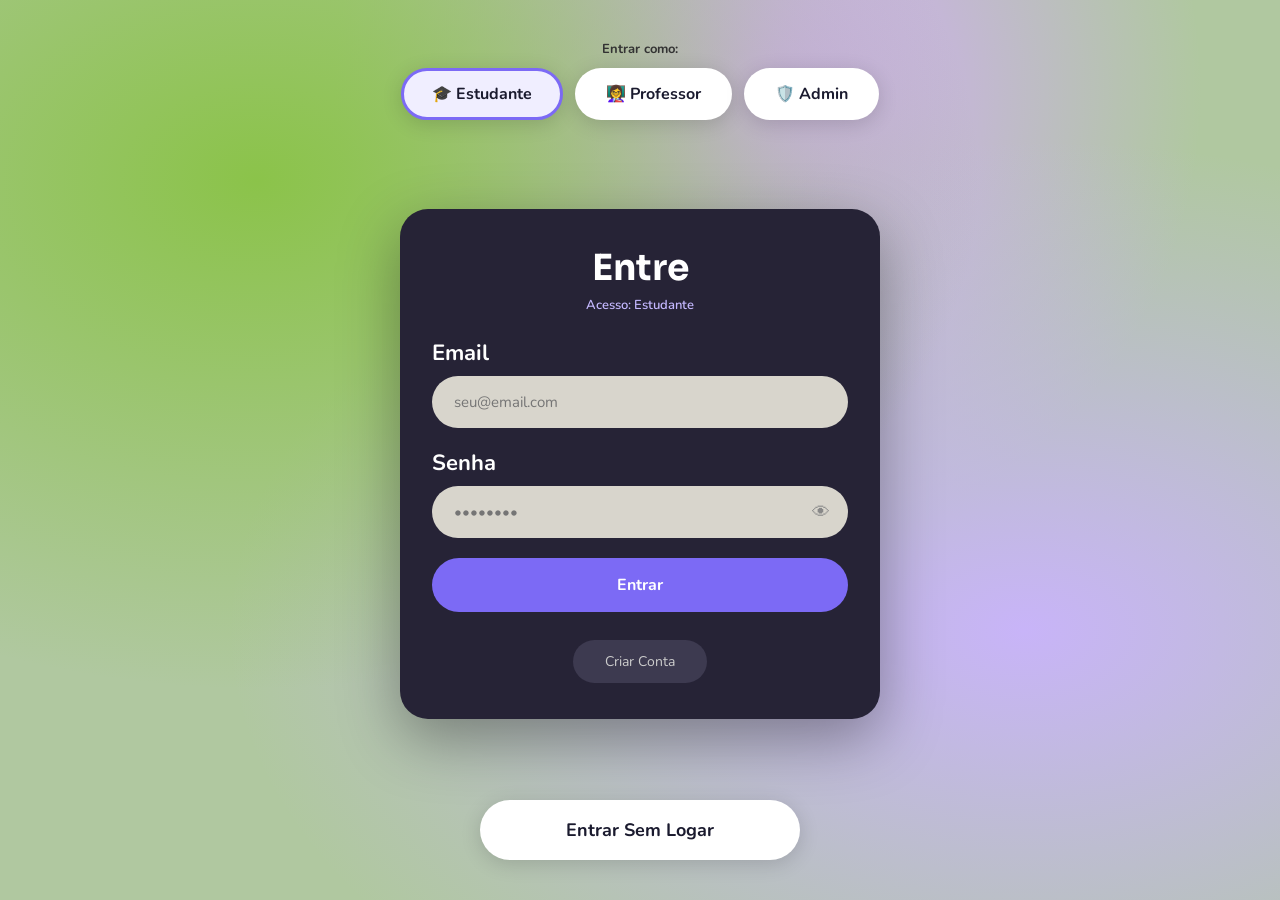
<file: PIM_III_frontend/index.html>
<!DOCTYPE html>
<html lang="pt-BR">
<head>
<meta charset="UTF-8">
<meta name="viewport" content="width=device-width, initial-scale=1.0">
<title>EduQuest — Login</title>
<link rel="stylesheet" href="assets/css/global.css">
</head>
<body>
<div id="screen-login" class="screen active">
  <div style="text-align:center;">
    <div class="login-role-label">Entrar como:</div>
    <div class="login-role-selector">
      <button class="role-btn active" onclick="selectRole('aluno', this)">🎓 Estudante</button>
      <button class="role-btn" onclick="selectRole('professor', this)">👩‍🏫 Professor</button>
      <button class="role-btn" onclick="selectRole('admin', this)">🛡️ Admin</button>
    </div>
  </div>

  <div class="login-card">
    <h1>Entre</h1>
    <div class="login-role-indicator" id="login-role-indicator">Acesso: Estudante</div>
    <div class="field-group">
      <label>Email</label>
      <input type="email" id="login-email" placeholder="seu@email.com">
    </div>
    <div class="field-group">
      <label>Senha</label>
      <div class="password-wrap">
        <input type="password" id="login-pw" placeholder="••••••••">
        <button class="toggle-pw" onclick="togglePw()">👁</button>
      </div>
    </div>
    <button class="btn-entrar-principal" onclick="doLogin()">Entrar</button>
    <button class="btn-cadastrar">Criar Conta</button>
  </div>

  <button class="btn-entrar-sem" onclick="selectRole('aluno',null); goToHome()">Entrar Sem Logar</button>
</div>

<script>
let selectedRole = 'aluno';

function selectRole(role, btn) {
  selectedRole = role;
  document.querySelectorAll('.role-btn').forEach(b => b.classList.remove('active'));
  if (btn) btn.classList.add('active');
  const labels = { aluno: 'Acesso: Estudante', professor: 'Acesso: Professor', admin: 'Acesso: Administrador' };
  document.getElementById('login-role-indicator').textContent = labels[role];
}

function doLogin() {
  if (selectedRole === 'professor') window.location.href = 'professor/painel.html';
  else if (selectedRole === 'admin') window.location.href = 'admin/painel.html';
  else window.location.href = 'aluno/home.html';
}

function togglePw() {
  const pw = document.getElementById('login-pw');
  pw.type = pw.type === 'password' ? 'text' : 'password';
}

function goToHome() { window.location.href = 'aluno/home.html'; }
</script>

<!-- ===== VLibras Widget ===== -->
<div vw class="enabled">
  <div vw-access-button class="active"></div>
  <div vw-plugin-wrapper>
    <div class="vw-plugin-top-wrapper"></div>
  </div>
</div>
<script src="https://vlibras.gov.br/app/vlibras-plugin.js"></script>
<script>new window.VLibras.Widget('https://vlibras.gov.br/app');</script>
</body>
</html>
</file>
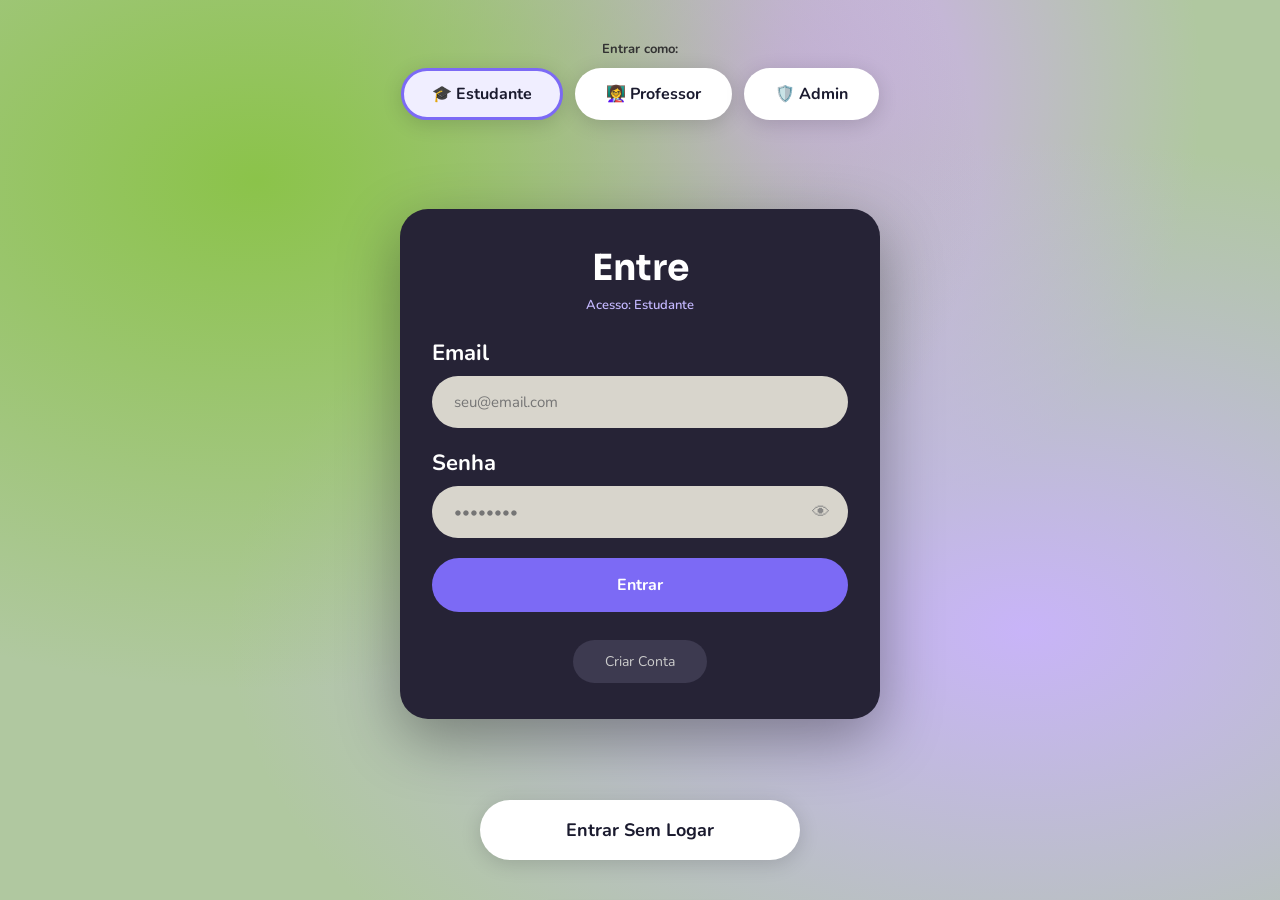
<file: PIM_III_frontend/plataforma_avaliacoes_v2.html>
<!DOCTYPE html>
<html lang="pt-BR">
<head>
<meta charset="UTF-8">
<meta name="viewport" content="width=device-width, initial-scale=1.0">
<title>EduQuest — Plataforma de Avaliações</title>
<link href="https://fonts.googleapis.com/css2?family=Nunito:wght@400;600;700;800;900&family=Sora:wght@400;500;600;700&display=swap" rel="stylesheet">
<style>
  :root {
    --purple-bg: #9b8afc;
    --purple-dark: #7c6af5;
    --purple-light: #c4b8ff;
    --green: #6fcf4a;
    --green-dark: #4fa82e;
    --yellow: #f5a623;
    --red: #e84040;
    --card-dark: #262336;
    --card-mid: #312d45;
    --text-light: #ffffff;
    --text-muted: rgba(255,255,255,0.65);
    --white: #ffffff;
    --grey-bg: #f3f3f5;
    --radius: 20px;
    --radius-sm: 12px;
  }

  * { margin: 0; padding: 0; box-sizing: border-box; }

  body {
    font-family: 'Nunito', sans-serif;
    background: var(--grey-bg);
    min-height: 100vh;
    overflow-x: hidden;
  }

  /* ===== SCREENS ===== */
  .screen { display: none; min-height: 100vh; }
  .screen.active { display: flex; flex-direction: column; }

  /* ===== LOGIN ===== */
  #screen-login {
    background: radial-gradient(ellipse at 20% 20%, #8bc34a 0%, transparent 50%),
                radial-gradient(ellipse at 80% 70%, #c8b4f8 0%, transparent 55%),
                radial-gradient(ellipse at 60% 10%, #d4aaff 0%, transparent 40%),
                #b0c8a0;
    align-items: center;
    justify-content: space-between;
    padding: 40px 20px;
  }

  .login-role-selector {
    display: flex; gap: 12px; flex-wrap: wrap; justify-content: center;
    margin-bottom: 8px;
  }

  .login-role-label {
    font-size: 13px;
    color: #333;
    text-align: center;
    margin-bottom: 10px;
    font-weight: 700;
  }

  .role-btn {
    background: white;
    border: 3px solid transparent;
    border-radius: 50px;
    padding: 12px 28px;
    font-family: 'Nunito', sans-serif;
    font-size: 16px;
    font-weight: 700;
    color: #1a1a2e;
    cursor: pointer;
    box-shadow: 0 4px 20px rgba(0,0,0,0.15);
    transition: transform 0.15s, border-color 0.15s;
  }
  .role-btn:hover { transform: scale(1.04); }
  .role-btn.active { border-color: var(--purple-dark); background: #f0eeff; }

  .login-card {
    background: var(--card-dark);
    border-radius: 28px;
    padding: 36px 32px;
    width: 100%;
    max-width: 480px;
    box-shadow: 0 20px 60px rgba(0,0,0,0.35);
  }

  .login-card h1 {
    font-family: 'Sora', sans-serif;
    font-size: 36px;
    font-weight: 700;
    color: var(--white);
    text-align: center;
    margin-bottom: 6px;
  }

  .login-role-indicator {
    text-align: center;
    font-size: 13px;
    color: var(--purple-light);
    margin-bottom: 24px;
    font-weight: 600;
  }

  .field-group { margin-bottom: 20px; }
  .field-group label {
    font-size: 22px;
    font-weight: 700;
    color: var(--white);
    display: block;
    margin-bottom: 8px;
  }

  .field-group input {
    width: 100%;
    background: #d8d5cc;
    border: none;
    border-radius: 50px;
    padding: 16px 22px;
    font-family: 'Nunito', sans-serif;
    font-size: 15px;
    color: #555;
    outline: none;
    transition: box-shadow 0.2s;
  }
  .field-group input:focus { box-shadow: 0 0 0 3px var(--purple-light); }

  .password-wrap { position: relative; }
  .password-wrap input { padding-right: 50px; }
  .toggle-pw {
    position: absolute; right: 18px; top: 50%;
    transform: translateY(-50%);
    background: none; border: none;
    cursor: pointer; font-size: 18px; color: #888;
  }

  .btn-cadastrar {
    display: block;
    margin: 28px auto 0;
    background: #3d3a50;
    color: #ccc;
    border: none;
    border-radius: 50px;
    padding: 12px 32px;
    font-family: 'Nunito', sans-serif;
    font-size: 14px;
    cursor: pointer;
    transition: background 0.2s;
  }
  .btn-cadastrar:hover { background: #4d4a60; }

  .btn-entrar-principal {
    display: block;
    margin: 16px auto 0;
    background: var(--purple-dark);
    color: white;
    border: none;
    border-radius: 50px;
    padding: 16px 0;
    width: 100%;
    font-family: 'Nunito', sans-serif;
    font-size: 16px;
    font-weight: 700;
    cursor: pointer;
    transition: background 0.2s, transform 0.15s;
  }
  .btn-entrar-principal:hover { background: #6a59e0; transform: scale(1.02); }

  .btn-entrar-sem {
    background: white;
    border: none;
    border-radius: 50px;
    padding: 18px 0;
    width: 100%;
    max-width: 320px;
    font-family: 'Nunito', sans-serif;
    font-size: 18px;
    font-weight: 700;
    color: #1a1a2e;
    cursor: pointer;
    box-shadow: 0 4px 20px rgba(0,0,0,0.15);
    transition: transform 0.15s;
  }
  .btn-entrar-sem:hover { transform: scale(1.03); }

  /* ===== NAVBAR ===== */
  .navbar {
    background: white;
    display: flex;
    align-items: center;
    padding: 0 24px;
    height: 68px;
    box-shadow: 0 2px 12px rgba(0,0,0,0.08);
    position: sticky; top: 0; z-index: 100;
  }

  .nav-logo {
    display: flex; align-items: center; gap: 8px;
    margin-right: 32px;
    font-family: 'Sora', sans-serif;
    font-weight: 700;
    font-size: 20px;
    color: var(--purple-dark);
    text-decoration: none;
    cursor: pointer;
  }
  .nav-logo-icon { font-size: 26px; }

  .nav-role-badge {
    font-size: 11px;
    font-weight: 700;
    padding: 4px 10px;
    border-radius: 20px;
    margin-right: 16px;
  }
  .nav-role-badge.aluno { background: #e8f5e9; color: #2e7d32; }
  .nav-role-badge.professor { background: #fff3e0; color: #e65100; }
  .nav-role-badge.admin { background: #fce4ec; color: #c62828; }

  .nav-links { display: flex; gap: 4px; }
  .nav-link {
    display: flex; align-items: center; gap: 6px;
    padding: 8px 16px;
    border-radius: 8px;
    background: none; border: none;
    font-family: 'Nunito', sans-serif;
    font-size: 15px;
    font-weight: 600;
    color: #555;
    cursor: pointer;
    transition: all 0.15s;
    text-decoration: none;
  }
  .nav-link:hover { background: #f0eeff; color: var(--purple-dark); }
  .nav-link.active { border-bottom: 2px solid var(--card-dark); color: #1a1a2e; }

  .nav-right { margin-left: auto; display: flex; align-items: center; gap: 14px; }
  .nav-stat { display: flex; align-items: center; gap: 5px; font-weight: 700; font-size: 15px; }
  .nav-avatar {
    width: 36px; height: 36px; border-radius: 50%;
    background: linear-gradient(135deg, #f5a623, #e84040);
    display: flex; align-items: center; justify-content: center;
    font-size: 18px; cursor: pointer;
    position: relative;
  }
  .nav-avatar.prof { background: linear-gradient(135deg, #f5a623, #7c6af5); }
  .nav-avatar.adm  { background: linear-gradient(135deg, #e84040, #262336); }

  .nav-menu-btn {
    background: none; border: none;
    font-size: 22px; cursor: pointer; color: #555;
  }

  /* Dropdown menu */
  .dropdown-overlay {
    display: none; position: fixed; inset: 0; z-index: 200;
  }
  .dropdown-overlay.open { display: block; }
  .dropdown-menu {
    position: absolute; top: 68px; right: 16px;
    background: white;
    border-radius: var(--radius-sm);
    box-shadow: 0 8px 32px rgba(0,0,0,0.18);
    min-width: 200px;
    overflow: hidden;
    animation: dropIn 0.2s ease;
  }
  @keyframes dropIn {
    from { opacity: 0; transform: translateY(-8px); }
    to { opacity: 1; transform: translateY(0); }
  }
  .dropdown-item {
    display: flex; align-items: center; gap: 12px;
    padding: 16px 20px;
    font-size: 15px; font-weight: 600; color: #333;
    cursor: pointer; border: none; background: none;
    width: 100%; text-align: left;
    transition: background 0.15s;
  }
  .dropdown-item:hover { background: #f5f4ff; }
  .dropdown-item.danger { color: var(--red); }
  .dropdown-item span.icon { font-size: 18px; }

  /* ===== HOME (ALUNO) ===== */
  #screen-home { background: #a89eff; }
  .home-content { padding: 20px; flex: 1; }

  .levels-row {
    display: grid;
    grid-template-columns: 1fr 1fr 1fr;
    gap: 14px;
    margin-bottom: 20px;
  }

  .level-card {
    border-radius: var(--radius);
    overflow: hidden;
    cursor: pointer;
    transition: transform 0.2s, box-shadow 0.2s;
    box-shadow: 0 4px 16px rgba(0,0,0,0.18);
  }
  .level-card:hover { transform: translateY(-3px); box-shadow: 0 8px 24px rgba(0,0,0,0.25); }

  .level-card-top {
    padding: 20px 16px 14px;
    display: flex; flex-direction: column; align-items: center; gap: 8px;
  }
  .level-card-top h3 { font-size: 20px; font-weight: 800; color: white; text-shadow: 0 1px 4px rgba(0,0,0,0.2); }
  .level-card-top .sub { font-size: 12px; font-weight: 600; color: rgba(255,255,255,0.85); }

  .level-card-top.green { background: #4caf50; }
  .level-card-top.yellow { background: #f5a623; }
  .level-card-top.red { background: #e84040; }

  .level-trail { display: flex; align-items: center; gap: 6px; padding: 10px 14px; }
  .trail-node {
    width: 30px; height: 30px; border-radius: 50%;
    border: 2px solid #aaa;
    display: flex; align-items: center; justify-content: center;
    font-size: 12px; font-weight: 700;
    background: white; color: #555;
    flex-shrink: 0;
  }
  .trail-node.active { border-color: #333; background: white; color: #333; }
  .trail-node.locked { color: #bbb; }
  .trail-line { flex: 1; height: 2px; border-top: 2px dashed #ccc; }

  .level-card-bot {
    background: white;
    padding: 10px 14px;
    display: flex; align-items: center; gap: 8px;
    font-size: 13px; font-weight: 700; color: #555;
  }
  .level-card-bot .lock-icon { font-size: 22px; color: white; }

  .level-locked .level-card-top {
    display: flex; align-items: center; justify-content: center;
  }

  /* Quick actions */
  .quick-actions {
    display: grid;
    grid-template-columns: 1fr 1fr 1fr 1fr;
    gap: 12px;
    margin-bottom: 20px;
  }

  .qa-btn {
    background: #7c6af5;
    border: none; border-radius: var(--radius-sm);
    padding: 16px 10px;
    display: flex; flex-direction: column; align-items: center; gap: 8px;
    cursor: pointer;
    transition: transform 0.15s, background 0.15s;
    font-family: 'Nunito', sans-serif;
  }
  .qa-btn:hover { transform: scale(1.04); background: #6a59e0; }
  .qa-btn span.qa-icon { font-size: 26px; }
  .qa-btn span.qa-label { font-size: 12px; font-weight: 700; color: white; }

  /* Missions */
  .missions-card {
    background: white;
    border-radius: var(--radius);
    padding: 18px 20px;
    box-shadow: 0 2px 12px rgba(0,0,0,0.08);
  }
  .missions-header {
    display: flex; align-items: center; justify-content: space-between;
    margin-bottom: 4px;
  }
  .missions-title { font-size: 17px; font-weight: 800; display: flex; align-items: center; gap: 8px; }
  .missions-count { font-size: 13px; color: #999; }
  .mission-divider { height: 1px; background: #f0f0f0; margin: 10px 0; }
  .mission-item {
    display: flex; align-items: center; gap: 12px;
    padding: 6px 0; font-size: 14px; color: #444; font-weight: 600;
  }
  .mission-check { font-size: 20px; color: #ddd; }
  .mission-reward { margin-left: auto; font-size: 13px; font-weight: 700; color: #555; display: flex; align-items: center; gap: 4px; }
  .btn-ver-missoes {
    margin-top: 14px;
    background: var(--green);
    border: none; border-radius: 50px;
    padding: 9px 28px;
    font-family: 'Nunito', sans-serif;
    font-size: 14px; font-weight: 700; color: #1a2a0a;
    cursor: pointer; transition: background 0.15s;
  }
  .btn-ver-missoes:hover { background: var(--green-dark); color: white; }

  /* ===== SETTINGS ===== */
  #screen-settings { background: #a89eff; }

  .settings-content { padding: 24px; flex: 1; }
  .breadcrumb { font-size: 13px; color: rgba(255,255,255,0.75); margin-bottom: 10px; }
  .settings-title { font-size: 42px; font-weight: 900; color: white; margin-bottom: 6px; }
  .settings-sub { font-size: 14px; color: rgba(255,255,255,0.8); margin-bottom: 28px; }

  .settings-grid {
    display: grid;
    grid-template-columns: 1fr 1fr 1fr;
    gap: 16px;
    margin-bottom: 32px;
  }

  .settings-card {
    background: white;
    border-radius: var(--radius);
    padding: 22px 20px;
    display: flex; align-items: flex-start; gap: 16px;
    cursor: pointer;
    transition: transform 0.15s, box-shadow 0.15s;
    box-shadow: 0 2px 10px rgba(0,0,0,0.08);
  }
  .settings-card:hover { transform: translateY(-2px); box-shadow: 0 6px 20px rgba(0,0,0,0.14); }
  .settings-card-icon { font-size: 36px; flex-shrink: 0; }
  .settings-card-body { flex: 1; }
  .settings-card-title { font-size: 18px; font-weight: 800; color: #1a1a2e; margin-bottom: 4px; }
  .settings-card-desc { font-size: 13px; color: #777; line-height: 1.5; }
  .settings-card-arrow { font-size: 18px; color: #bbb; align-self: center; }

  .settings-toggles {
    background: white;
    border-radius: 50px;
    padding: 18px 36px;
    display: inline-flex; align-items: center; gap: 36px;
    box-shadow: 0 2px 12px rgba(0,0,0,0.1);
  }
  .toggle-group { display: flex; align-items: center; gap: 12px; font-size: 16px; font-weight: 700; color: #333; }

  .toggle-switch { position: relative; width: 56px; height: 30px; }
  .toggle-switch input { opacity: 0; width: 0; height: 0; }
  .toggle-slider {
    position: absolute; inset: 0;
    background: #ccc; border-radius: 30px;
    cursor: pointer; transition: background 0.2s;
    border: 2px solid #bbb;
  }
  .toggle-slider::before {
    content: '';
    position: absolute;
    width: 22px; height: 22px;
    left: 2px; top: 2px;
    background: white; border-radius: 50%;
    transition: transform 0.2s;
  }
  .toggle-switch input:checked + .toggle-slider { background: var(--green); border-color: var(--green); }
  .toggle-switch input:checked + .toggle-slider::before { transform: translateX(26px); }
  .toggle-switch.theme input:checked + .toggle-slider { background: var(--yellow); border-color: var(--yellow); }

  /* ===== MODAL ===== */
  .modal-overlay {
    display: none; position: fixed; inset: 0;
    background: rgba(0,0,0,0.45); z-index: 300;
    align-items: center; justify-content: center;
  }
  .modal-overlay.open { display: flex; }
  .modal-box {
    background: #f0f0f2;
    border-radius: 24px;
    padding: 48px 40px;
    max-width: 480px; width: 90%;
    text-align: center;
    animation: popIn 0.25s ease;
  }
  @keyframes popIn {
    from { transform: scale(0.9); opacity: 0; }
    to { transform: scale(1); opacity: 1; }
  }
  .modal-box h2 {
    font-size: 32px; font-weight: 900; color: #1a1a2e;
    line-height: 1.2; margin-bottom: 36px;
  }
  .btn-ok {
    background: var(--green);
    color: white;
    border: none; border-radius: 50px;
    padding: 18px 72px;
    font-family: 'Nunito', sans-serif;
    font-size: 20px; font-weight: 700;
    cursor: pointer; transition: background 0.15s;
  }
  .btn-ok:hover { background: var(--green-dark); }

  /* ===== QUIZ SCREEN ===== */
  #screen-quiz { background: #a89eff; }

  .quiz-topbar {
    display: flex; align-items: flex-start;
    padding: 20px 24px 0;
    gap: 16px;
  }

  .btn-back-quiz {
    background: none; border: none;
    font-family: 'Nunito', sans-serif;
    font-size: 17px; font-weight: 700;
    color: #1a1a2e; cursor: pointer;
    display: flex; align-items: center; gap: 4px;
    padding: 4px 0;
    white-space: nowrap;
  }

  .quiz-title-box {
    background: white;
    border-radius: 16px;
    padding: 12px 24px;
    text-align: center;
    flex: 1;
    font-size: 16px; font-weight: 700; color: #1a1a2e;
    line-height: 1.3;
  }

  .level-badge {
    border-radius: 12px;
    padding: 10px 18px;
    font-size: 15px; font-weight: 700; color: white;
    white-space: nowrap;
  }
  .level-badge.easy { background: var(--green-dark); }
  .level-badge.medium { background: var(--yellow); }
  .level-badge.hard { background: var(--red); }

  .quiz-content { padding: 16px 24px 24px; flex: 1; display: flex; flex-direction: column; }

  .quiz-card {
    background: white;
    border-radius: var(--radius);
    padding: 24px 28px;
    flex: 1;
    box-shadow: 0 2px 16px rgba(0,0,0,0.1);
  }

  .question-counter {
    font-size: 14px; font-weight: 700; color: #777;
    margin-bottom: 20px;
  }
  .question-counter strong { color: #1a1a2e; }

  .question-text {
    font-size: 14px; line-height: 1.75; color: #2a2a3e;
    margin-bottom: 24px;
    text-align: justify;
  }

  .options-list { display: flex; flex-direction: column; gap: 10px; }
  .option-item {
    display: flex; align-items: center; gap: 14px;
    border: 2px solid #e0e0e8;
    border-radius: 50px;
    padding: 14px 20px;
    cursor: pointer;
    transition: all 0.15s;
  }
  .option-item:hover { border-color: var(--purple-light); background: #f6f3ff; }
  .option-item.selected { border-color: var(--green-dark); background: #f0fff0; }
  .option-item.selected .option-radio { background: var(--green-dark); border-color: var(--green-dark); }
  .option-item.correct { border-color: var(--green-dark); background: #e8f8e8; }
  .option-item.wrong { border-color: var(--red); background: #ffe8e8; }

  .option-radio {
    width: 26px; height: 26px; border-radius: 50%;
    border: 2px solid #ccc;
    flex-shrink: 0; transition: all 0.15s;
    display: flex; align-items: center; justify-content: center;
  }
  .option-radio.filled { background: var(--green-dark); border-color: var(--green-dark); }
  .option-radio.filled::after { content: ''; width: 10px; height: 10px; border-radius: 50%; background: white; }

  .option-text { font-size: 14px; font-weight: 600; color: #333; }

  .help-buttons { display: flex; gap: 10px; margin-top: 16px; flex-wrap: wrap; }
  .help-btn {
    background: #f3f3f3;
    border: none; border-radius: 50px;
    padding: 9px 18px;
    font-family: 'Nunito', sans-serif;
    font-size: 13px; font-weight: 700; color: #555;
    cursor: pointer; display: flex; align-items: center; gap: 6px;
    transition: background 0.15s;
  }
  .help-btn:hover { background: #ebebeb; }
  .help-btn .diamond-icon { font-size: 14px; }

  .quiz-bottombar {
    background: white;
    border-radius: 50px;
    padding: 14px 10px;
    display: flex; align-items: center; justify-content: space-between;
    margin-top: 16px;
    box-shadow: 0 2px 10px rgba(0,0,0,0.08);
  }
  .nav-quiz-btn {
    background: none; border: none;
    font-family: 'Nunito', sans-serif;
    font-size: 14px; font-weight: 700; color: #555;
    cursor: pointer; padding: 8px 16px;
    border-radius: 50px; transition: background 0.15s;
  }
  .nav-quiz-btn:hover { background: #f0eeff; color: var(--purple-dark); }
  .nav-quiz-btn.primary { color: #1a1a2e; font-size: 15px; }

  .btn-save {
    display: flex; align-items: center; gap: 6px;
    background: none; border: none;
    font-family: 'Nunito', sans-serif;
    font-size: 14px; font-weight: 700; color: #555;
    cursor: pointer; padding: 8px 16px;
  }

  .feedback-box {
    display: none;
    margin-top: 16px; padding: 16px 20px;
    border-radius: var(--radius-sm);
    font-size: 14px; font-weight: 600; line-height: 1.6;
  }
  .feedback-box.correct { background: #e8f8e8; border: 2px solid var(--green); color: #1a5a1a; }
  .feedback-box.wrong { background: #ffe8e8; border: 2px solid var(--red); color: #5a1a1a; }
  .feedback-box.show { display: block; }

  /* Result screen */
  #screen-result {
    background: #a89eff;
    align-items: center; justify-content: center;
  }
  .result-card {
    background: white;
    border-radius: 28px;
    padding: 48px 40px;
    max-width: 500px; width: 90%;
    text-align: center;
    box-shadow: 0 8px 40px rgba(0,0,0,0.18);
    animation: popIn 0.3s ease;
  }
  .result-icon { font-size: 72px; margin-bottom: 16px; }
  .result-title { font-size: 28px; font-weight: 900; color: #1a1a2e; margin-bottom: 8px; }
  .result-score { font-size: 64px; font-weight: 900; color: var(--green-dark); margin: 16px 0; }
  .result-sub { font-size: 16px; color: #666; margin-bottom: 32px; }
  .result-actions { display: flex; gap: 14px; justify-content: center; flex-wrap: wrap; }
  .btn-result {
    border: none; border-radius: 50px;
    padding: 14px 32px;
    font-family: 'Nunito', sans-serif;
    font-size: 16px; font-weight: 700;
    cursor: pointer; transition: transform 0.15s;
  }
  .btn-result:hover { transform: scale(1.03); }
  .btn-result.primary { background: var(--purple-dark); color: white; }
  .btn-result.secondary { background: #f0eeff; color: var(--purple-dark); }

  /* ===== PROFESSOR PANEL ===== */
  #screen-professor { background: #fff8f0; }
  #screen-prof-nova-questao { background: #fff8f0; }

  .prof-content { padding: 28px; flex: 1; }

  .panel-header {
    margin-bottom: 28px;
  }
  .panel-header h2 {
    font-family: 'Sora', sans-serif;
    font-size: 28px; font-weight: 700; color: #1a1a2e;
    margin-bottom: 6px;
  }
  .panel-header p { font-size: 14px; color: #888; }

  /* Stats row */
  .stats-row {
    display: grid;
    grid-template-columns: repeat(4, 1fr);
    gap: 16px;
    margin-bottom: 28px;
  }

  .stat-card {
    background: white;
    border-radius: var(--radius-sm);
    padding: 20px;
    box-shadow: 0 2px 10px rgba(0,0,0,0.07);
    display: flex; align-items: center; gap: 14px;
    transition: transform 0.15s;
  }
  .stat-card:hover { transform: translateY(-2px); }
  .stat-icon {
    width: 48px; height: 48px; border-radius: 12px;
    display: flex; align-items: center; justify-content: center;
    font-size: 24px; flex-shrink: 0;
  }
  .stat-icon.orange { background: #fff3e0; }
  .stat-icon.green  { background: #e8f5e9; }
  .stat-icon.blue   { background: #e3f2fd; }
  .stat-icon.red    { background: #fce4ec; }
  .stat-value { font-size: 26px; font-weight: 900; color: #1a1a2e; }
  .stat-label { font-size: 13px; color: #888; }

  /* Section card */
  .section-card {
    background: white;
    border-radius: var(--radius);
    padding: 24px;
    box-shadow: 0 2px 12px rgba(0,0,0,0.08);
    margin-bottom: 20px;
  }
  .section-card-header {
    display: flex; align-items: center; justify-content: space-between;
    margin-bottom: 20px;
  }
  .section-card-title {
    font-size: 18px; font-weight: 800; color: #1a1a2e;
    display: flex; align-items: center; gap: 8px;
  }

  .btn-primary {
    background: var(--purple-dark);
    color: white;
    border: none; border-radius: 50px;
    padding: 10px 24px;
    font-family: 'Nunito', sans-serif;
    font-size: 14px; font-weight: 700;
    cursor: pointer; transition: background 0.2s, transform 0.15s;
    display: flex; align-items: center; gap: 6px;
  }
  .btn-primary:hover { background: #6a59e0; transform: scale(1.02); }

  .btn-secondary {
    background: #f0eeff;
    color: var(--purple-dark);
    border: none; border-radius: 50px;
    padding: 10px 24px;
    font-family: 'Nunito', sans-serif;
    font-size: 14px; font-weight: 700;
    cursor: pointer; transition: background 0.2s;
  }
  .btn-secondary:hover { background: #e0d8ff; }

  /* Table */
  .data-table { width: 100%; border-collapse: collapse; }
  .data-table th {
    text-align: left;
    font-size: 12px; font-weight: 700;
    color: #999; text-transform: uppercase;
    letter-spacing: 0.5px;
    padding: 0 16px 12px;
    border-bottom: 1px solid #f0f0f0;
  }
  .data-table td {
    padding: 14px 16px;
    font-size: 14px; color: #333;
    border-bottom: 1px solid #f8f8f8;
    vertical-align: middle;
  }
  .data-table tr:last-child td { border-bottom: none; }
  .data-table tr:hover td { background: #fafafa; }

  .diff-badge {
    display: inline-block;
    padding: 3px 12px;
    border-radius: 20px;
    font-size: 12px; font-weight: 700;
  }
  .diff-badge.easy   { background: #e8f5e9; color: #2e7d32; }
  .diff-badge.medium { background: #fff3e0; color: #e65100; }
  .diff-badge.hard   { background: #fce4ec; color: #c62828; }

  .action-btn {
    background: none; border: none; cursor: pointer;
    font-size: 16px; padding: 4px 8px;
    border-radius: 6px;
    transition: background 0.15s;
    color: #666;
  }
  .action-btn:hover { background: #f0f0f0; }

  /* Progress bar */
  .progress-bar-wrap { width: 100%; background: #f0f0f0; border-radius: 20px; height: 8px; overflow: hidden; }
  .progress-bar-fill { height: 100%; border-radius: 20px; transition: width 0.5s; }
  .progress-bar-fill.green { background: var(--green-dark); }
  .progress-bar-fill.yellow { background: var(--yellow); }
  .progress-bar-fill.red { background: var(--red); }

  /* Turma progress grid */
  .turma-grid {
    display: grid;
    grid-template-columns: 1fr 1fr;
    gap: 16px;
  }
  .turma-card {
    border: 2px solid #f0f0f0;
    border-radius: var(--radius-sm);
    padding: 16px;
  }
  .turma-name { font-size: 15px; font-weight: 800; color: #1a1a2e; margin-bottom: 4px; }
  .turma-meta { font-size: 12px; color: #999; margin-bottom: 12px; }
  .turma-prog-label { display: flex; justify-content: space-between; font-size: 13px; font-weight: 600; color: #555; margin-bottom: 6px; }

  /* Alert cards */
  .alert-list { display: flex; flex-direction: column; gap: 10px; }
  .alert-item {
    display: flex; align-items: center; gap: 14px;
    padding: 12px 16px;
    border-radius: var(--radius-sm);
    border-left: 4px solid;
  }
  .alert-item.warn { background: #fff8e1; border-color: var(--yellow); }
  .alert-item.danger { background: #fff3f3; border-color: var(--red); }
  .alert-item.info { background: #f3f8ff; border-color: #42a5f5; }
  .alert-icon { font-size: 20px; flex-shrink: 0; }
  .alert-text { font-size: 13px; font-weight: 600; color: #444; }
  .alert-name { font-weight: 800; color: #1a1a2e; }

  /* ===== NOVA QUESTÃO FORM ===== */
  .form-card {
    background: white;
    border-radius: var(--radius);
    padding: 32px;
    box-shadow: 0 2px 16px rgba(0,0,0,0.08);
    max-width: 800px;
  }

  .form-field { margin-bottom: 24px; }
  .form-label {
    display: block;
    font-size: 15px; font-weight: 700; color: #1a1a2e;
    margin-bottom: 8px;
  }
  .form-input, .form-textarea, .form-select {
    width: 100%;
    border: 2px solid #e8e8f0;
    border-radius: var(--radius-sm);
    padding: 14px 18px;
    font-family: 'Nunito', sans-serif;
    font-size: 14px; color: #333;
    outline: none;
    transition: border-color 0.2s;
    background: white;
  }
  .form-input:focus, .form-textarea:focus, .form-select:focus {
    border-color: var(--purple-dark);
  }
  .form-textarea { min-height: 120px; resize: vertical; line-height: 1.6; }

  .difficulty-selector { display: flex; gap: 10px; }
  .diff-opt {
    flex: 1; padding: 12px;
    border: 2px solid #e8e8f0;
    border-radius: var(--radius-sm);
    background: white; cursor: pointer;
    text-align: center; font-family: 'Nunito', sans-serif;
    font-size: 14px; font-weight: 700; color: #888;
    transition: all 0.15s;
  }
  .diff-opt.selected-easy   { border-color: #4caf50; background: #e8f5e9; color: #2e7d32; }
  .diff-opt.selected-medium { border-color: var(--yellow); background: #fff8e1; color: #e65100; }
  .diff-opt.selected-hard   { border-color: var(--red); background: #fce4ec; color: #c62828; }

  .answer-options-list { display: flex; flex-direction: column; gap: 10px; }
  .answer-option-row {
    display: flex; align-items: center; gap: 10px;
  }
  .answer-option-radio {
    width: 24px; height: 24px; border-radius: 50%;
    border: 2px solid #ccc;
    cursor: pointer; flex-shrink: 0;
    transition: all 0.15s;
    display: flex; align-items: center; justify-content: center;
  }
  .answer-option-radio.correct-answer { border-color: var(--green-dark); background: var(--green-dark); }
  .answer-option-radio.correct-answer::after { content: '✓'; color: white; font-size: 12px; font-weight: 700; }
  .answer-option-input { flex: 1; }

  .form-actions { display: flex; gap: 12px; margin-top: 32px; }

  /* ===== ADMIN PANEL ===== */
  #screen-admin { background: #1a1a2e; }

  .admin-layout {
    display: flex; flex: 1; min-height: calc(100vh - 68px);
  }

  .admin-sidebar {
    width: 240px; background: #262336; flex-shrink: 0;
    padding: 24px 0;
    display: flex; flex-direction: column;
  }
  .sidebar-section-label {
    font-size: 11px; font-weight: 700; color: rgba(255,255,255,0.4);
    text-transform: uppercase; letter-spacing: 1px;
    padding: 8px 24px 6px;
    margin-top: 16px;
  }
  .sidebar-item {
    display: flex; align-items: center; gap: 12px;
    padding: 12px 24px;
    font-size: 14px; font-weight: 600; color: rgba(255,255,255,0.7);
    cursor: pointer; border: none; background: none;
    font-family: 'Nunito', sans-serif;
    transition: all 0.15s;
    width: 100%; text-align: left;
    border-left: 3px solid transparent;
  }
  .sidebar-item:hover { background: rgba(255,255,255,0.06); color: white; }
  .sidebar-item.active { background: rgba(124,106,245,0.2); color: white; border-left-color: var(--purple-dark); }
  .sidebar-item-icon { font-size: 18px; width: 22px; text-align: center; }

  .admin-main { flex: 1; padding: 28px; overflow-y: auto; }

  /* Admin navbar override */
  #screen-admin .navbar {
    background: #262336;
    box-shadow: 0 2px 12px rgba(0,0,0,0.4);
  }
  #screen-admin .navbar .nav-logo { color: var(--purple-light); }
  #screen-admin .navbar .nav-link { color: rgba(255,255,255,0.6); }
  #screen-admin .navbar .nav-link:hover { background: rgba(255,255,255,0.08); color: white; }
  #screen-admin .navbar .nav-link.active { border-color: var(--purple-light); color: white; }
  #screen-admin .navbar .nav-stat { color: white; }
  #screen-admin .navbar .nav-menu-btn { color: rgba(255,255,255,0.6); }

  .admin-section { display: none; }
  .admin-section.active { display: block; }

  /* Admin stat cards */
  .admin-stats {
    display: grid;
    grid-template-columns: repeat(4, 1fr);
    gap: 16px;
    margin-bottom: 28px;
  }
  .admin-stat {
    background: #262336;
    border-radius: var(--radius-sm);
    padding: 20px;
    border: 1px solid rgba(255,255,255,0.06);
  }
  .admin-stat-label { font-size: 13px; color: rgba(255,255,255,0.5); margin-bottom: 8px; }
  .admin-stat-value { font-size: 30px; font-weight: 900; color: white; }
  .admin-stat-sub { font-size: 12px; color: rgba(255,255,255,0.4); margin-top: 4px; }
  .admin-stat-value.green { color: var(--green); }
  .admin-stat-value.yellow { color: var(--yellow); }
  .admin-stat-value.red { color: var(--red); }
  .admin-stat-value.purple { color: var(--purple-light); }

  .admin-card {
    background: #262336;
    border-radius: var(--radius);
    padding: 24px;
    border: 1px solid rgba(255,255,255,0.06);
    margin-bottom: 20px;
  }
  .admin-card-header {
    display: flex; align-items: center; justify-content: space-between;
    margin-bottom: 20px;
  }
  .admin-card-title {
    font-size: 16px; font-weight: 800; color: white;
    display: flex; align-items: center; gap: 8px;
  }

  /* Admin table */
  .admin-table { width: 100%; border-collapse: collapse; }
  .admin-table th {
    text-align: left;
    font-size: 11px; font-weight: 700; color: rgba(255,255,255,0.4);
    text-transform: uppercase; letter-spacing: 0.5px;
    padding: 0 16px 12px;
    border-bottom: 1px solid rgba(255,255,255,0.06);
  }
  .admin-table td {
    padding: 14px 16px;
    font-size: 14px; color: rgba(255,255,255,0.8);
    border-bottom: 1px solid rgba(255,255,255,0.04);
    vertical-align: middle;
  }
  .admin-table tr:last-child td { border-bottom: none; }
  .admin-table tr:hover td { background: rgba(255,255,255,0.03); }

  .status-badge {
    display: inline-flex; align-items: center; gap: 6px;
    padding: 4px 12px; border-radius: 20px;
    font-size: 12px; font-weight: 700;
  }
  .status-badge::before { content: '●'; font-size: 8px; }
  .status-badge.active   { background: rgba(111,207,74,0.15); color: var(--green); }
  .status-badge.inactive { background: rgba(232,64,64,0.15); color: var(--red); }
  .status-badge.pending  { background: rgba(245,166,35,0.15); color: var(--yellow); }

  .role-tag {
    display: inline-block; padding: 3px 10px; border-radius: 20px;
    font-size: 12px; font-weight: 700;
  }
  .role-tag.aluno     { background: rgba(111,207,74,0.15); color: var(--green); }
  .role-tag.professor { background: rgba(245,166,35,0.2); color: var(--yellow); }
  .role-tag.admin     { background: rgba(155,138,252,0.2); color: var(--purple-light); }

  .admin-action-btn {
    background: rgba(255,255,255,0.06); border: none;
    color: rgba(255,255,255,0.7); cursor: pointer;
    font-size: 14px; padding: 6px 12px;
    border-radius: 6px; font-family: 'Nunito', sans-serif;
    font-weight: 600; transition: all 0.15s;
    margin-right: 4px;
  }
  .admin-action-btn:hover { background: rgba(255,255,255,0.12); color: white; }
  .admin-action-btn.danger:hover { background: rgba(232,64,64,0.2); color: var(--red); }

  /* Modal for adding user */
  .modal-dark {
    background: #312d45;
    border-radius: 24px;
    padding: 36px;
    max-width: 500px; width: 90%;
    animation: popIn 0.25s ease;
  }
  .modal-dark h3 {
    font-size: 22px; font-weight: 900; color: white;
    margin-bottom: 24px;
  }
  .dark-field { margin-bottom: 18px; }
  .dark-label {
    display: block; font-size: 13px; font-weight: 700;
    color: rgba(255,255,255,0.6); margin-bottom: 8px;
  }
  .dark-input, .dark-select {
    width: 100%;
    background: rgba(255,255,255,0.07);
    border: 1.5px solid rgba(255,255,255,0.12);
    border-radius: var(--radius-sm);
    padding: 12px 16px;
    font-family: 'Nunito', sans-serif;
    font-size: 14px; color: white;
    outline: none; transition: border-color 0.2s;
  }
  .dark-input:focus, .dark-select:focus { border-color: var(--purple-light); }
  .dark-select option { background: #312d45; color: white; }
  .modal-actions { display: flex; gap: 12px; margin-top: 28px; justify-content: flex-end; }

  /* Log items */
  .log-list { display: flex; flex-direction: column; gap: 0; }
  .log-item {
    display: flex; align-items: center; gap: 14px;
    padding: 12px 0;
    border-bottom: 1px solid rgba(255,255,255,0.04);
    font-size: 13px; color: rgba(255,255,255,0.6);
  }
  .log-item:last-child { border-bottom: none; }
  .log-dot { width: 8px; height: 8px; border-radius: 50%; flex-shrink: 0; }
  .log-dot.green { background: var(--green); }
  .log-dot.yellow { background: var(--yellow); }
  .log-dot.red { background: var(--red); }
  .log-dot.blue { background: #42a5f5; }
  .log-time { margin-left: auto; font-size: 12px; white-space: nowrap; }

  /* Search input */
  .search-bar {
    display: flex; align-items: center; gap: 10px;
    background: rgba(255,255,255,0.07);
    border: 1.5px solid rgba(255,255,255,0.1);
    border-radius: 50px; padding: 10px 18px;
    margin-bottom: 20px; max-width: 360px;
  }
  .search-bar input {
    background: none; border: none; outline: none;
    font-family: 'Nunito', sans-serif; font-size: 14px;
    color: white; width: 100%;
  }
  .search-bar input::placeholder { color: rgba(255,255,255,0.3); }

  /* ===== RESPONSIVE ===== */
  @media (max-width: 900px) {
    .stats-row, .admin-stats { grid-template-columns: 1fr 1fr; }
    .admin-sidebar { display: none; }
  }
  @media (max-width: 700px) {
    .levels-row { grid-template-columns: 1fr; }
    .settings-grid { grid-template-columns: 1fr; }
    .quick-actions { grid-template-columns: 1fr 1fr; }
    .turma-grid { grid-template-columns: 1fr; }
    .level-card-top h3 { font-size: 16px; }
    .prof-content, .admin-main { padding: 16px; }
  }

  .flex-center { display: flex; align-items: center; justify-content: center; }
  .gap-8 { gap: 8px; }
  .mt-12 { margin-top: 12px; }

  /* Notification toast */
  .toast {
    position: fixed; bottom: 28px; left: 50%; transform: translateX(-50%) translateY(100px);
    background: #312d45; color: white;
    padding: 14px 28px; border-radius: 50px;
    font-size: 14px; font-weight: 700;
    box-shadow: 0 8px 32px rgba(0,0,0,0.3);
    z-index: 999;
    transition: transform 0.35s cubic-bezier(0.34,1.56,0.64,1);
    display: flex; align-items: center; gap: 10px;
  }
  .toast.show { transform: translateX(-50%) translateY(0); }
</style>
</head>
<body>

<!-- ===================== LOGIN ===================== -->
<div id="screen-login" class="screen active">
  <div style="text-align:center;">
    <div class="login-role-label">Entrar como:</div>
    <div class="login-role-selector">
      <button class="role-btn active" onclick="selectRole('aluno', this)">🎓 Estudante</button>
      <button class="role-btn" onclick="selectRole('professor', this)">👩‍🏫 Professor</button>
      <button class="role-btn" onclick="selectRole('admin', this)">🛡️ Admin</button>
    </div>
  </div>

  <div class="login-card">
    <h1>Entre</h1>
    <div class="login-role-indicator" id="login-role-indicator">Acesso: Estudante</div>
    <div class="field-group">
      <label>Email</label>
      <input type="email" id="login-email" placeholder="seu@email.com">
    </div>
    <div class="field-group">
      <label>Senha</label>
      <div class="password-wrap">
        <input type="password" id="login-pw" placeholder="••••••••">
        <button class="toggle-pw" onclick="togglePw()">👁</button>
      </div>
    </div>
    <button class="btn-entrar-principal" onclick="doLogin()">Entrar</button>
    <button class="btn-cadastrar">Criar Conta</button>
  </div>

  <button class="btn-entrar-sem" onclick="selectRole('aluno',null); showScreen('home')">Entrar Sem Logar</button>
</div>

<!-- ===================== DROPDOWN MENU ===================== -->
<div class="dropdown-overlay" id="dropdown-overlay" onclick="closeDropdown()">
  <div class="dropdown-menu" onclick="event.stopPropagation()">
    <button class="dropdown-item" onclick="closeDropdown()"><span class="icon">👤</span> Usuário</button>
    <button class="dropdown-item" onclick="closeDropdown(); showScreen('settings')"><span class="icon">⚙️</span> Configurações</button>
    <button class="dropdown-item" onclick="closeDropdown()"><span class="icon">🔔</span> Notificações</button>
    <button class="dropdown-item danger" onclick="closeDropdown(); showScreen('login')"><span class="icon">🚪</span> Sair</button>
  </div>
</div>

<!-- MODAL: trilha não concluída -->
<div class="modal-overlay" id="modal-trail">
  <div class="modal-box">
    <h2>Você ainda não completou a trilha anterior!</h2>
    <button class="btn-ok" onclick="closeModal('modal-trail')">Ok!</button>
  </div>
</div>

<!-- MODAL: adicionar usuário (admin) -->
<div class="modal-overlay" id="modal-add-user">
  <div class="modal-dark" onclick="event.stopPropagation()">
    <h3>➕ Novo Usuário</h3>
    <div class="dark-field">
      <label class="dark-label">Nome Completo</label>
      <input class="dark-input" type="text" placeholder="Ex: Maria da Silva" id="new-user-name">
    </div>
    <div class="dark-field">
      <label class="dark-label">E-mail</label>
      <input class="dark-input" type="email" placeholder="usuario@escola.edu.br" id="new-user-email">
    </div>
    <div class="dark-field">
      <label class="dark-label">Perfil</label>
      <select class="dark-select" id="new-user-role">
        <option value="aluno">🎓 Aluno</option>
        <option value="professor">👩‍🏫 Professor</option>
        <option value="admin">🛡️ Administrador</option>
      </select>
    </div>
    <div class="dark-field">
      <label class="dark-label">Senha Inicial</label>
      <input class="dark-input" type="password" placeholder="Mínimo 8 caracteres" id="new-user-pw">
    </div>
    <div class="modal-actions">
      <button class="btn-secondary" onclick="closeModal('modal-add-user')">Cancelar</button>
      <button class="btn-primary" onclick="addUser()">✓ Criar Usuário</button>
    </div>
  </div>
</div>

<!-- Toast notification -->
<div class="toast" id="toast">✅ Ação realizada com sucesso!</div>

<!-- ===================== HOME (ALUNO) ===================== -->
<div id="screen-home" class="screen">
  <nav class="navbar">
    <div class="nav-logo" onclick="showScreen('home')"><span class="nav-logo-icon">🎮</span> EduQuest</div>
    <span class="nav-role-badge aluno">Aluno</span>
    <div class="nav-links">
      <button class="nav-link active" onclick="showScreen('home')">🏠 Home</button>
      <button class="nav-link">🛒 Loja</button>
      <button class="nav-link" onclick="showScreen('settings')">⚙️ Configurações</button>
      <button class="nav-link">💎 Diamantes</button>
    </div>
    <div class="nav-right">
      <span class="nav-stat">🏆 3</span>
      <span class="nav-stat">💎 4</span>
      <div class="nav-avatar" onclick="toggleDropdown()">🧑</div>
      <button class="nav-menu-btn" onclick="toggleDropdown()">⋮</button>
    </div>
  </nav>

  <div class="home-content">
    <div class="levels-row">
      <div class="level-card" onclick="startLevel('easy')">
        <div class="level-card-top green">
          <h3>Nível Fácil</h3>
          <div class="sub">1/5 Concluídas</div>
          <div class="level-trail">
            <div class="trail-node active">1</div>
            <div class="trail-line"></div>
            <div class="trail-node locked">🔒</div>
            <div class="trail-line"></div>
            <div class="trail-node locked">🔒</div>
            <div class="trail-line"></div>
            <div class="trail-node locked">🔒</div>
            <div class="trail-line"></div>
            <div class="trail-node locked">🔒</div>
          </div>
        </div>
        <div class="level-card-bot"><span>💎 +5 Diamantes</span><span style="color:#e0e0e0">|</span><span>🏆 +1 Troféu</span></div>
      </div>

      <div class="level-card level-locked" onclick="openModal('modal-trail')">
        <div class="level-card-top yellow" style="min-height:160px;">
          <h3>Nível Médio</h3>
          <div class="lock-icon" style="font-size:42px;margin-top:12px;">🔒</div>
        </div>
        <div class="level-card-bot"><span>💎 +10 Diamantes</span></div>
      </div>

      <div class="level-card level-locked" onclick="openModal('modal-trail')">
        <div class="level-card-top red" style="min-height:160px;">
          <h3>Nível Difícil</h3>
          <div class="lock-icon" style="font-size:42px;margin-top:12px;">🔒</div>
        </div>
        <div class="level-card-bot"><span>💎 +10 Diamantes</span></div>
      </div>
    </div>

    <div class="quick-actions">
      <button class="qa-btn" onclick="startLevel('easy')"><span class="qa-icon">📚</span><span class="qa-label">Atividades</span></button>
      <button class="qa-btn"><span class="qa-icon">📋</span><span class="qa-label">Histórico</span></button>
      <button class="qa-btn"><span class="qa-icon">✉️</span><span class="qa-label">Notificações</span></button>
      <button class="qa-btn"><span class="qa-icon">❓</span><span class="qa-label">FAQ</span></button>
    </div>

    <div class="missions-card">
      <div class="missions-header">
        <div class="missions-title">☑️ Missões</div>
        <div class="missions-count">0/2</div>
      </div>
      <div class="mission-divider"></div>
      <div class="mission-item">
        <span class="mission-check">○</span>
        Complete 2 atividades
        <span class="mission-reward">💎 +2 Diamantes</span>
      </div>
      <div class="mission-item">
        <span class="mission-check">○</span>
        Acerte 5 questões sem errar
        <span class="mission-reward">💎 +1 Diamante</span>
      </div>
      <div style="margin-top:14px;">
        <button class="btn-ver-missoes">Ver Missões</button>
      </div>
    </div>
  </div>
</div>

<!-- ===================== SETTINGS ===================== -->
<div id="screen-settings" class="screen">
  <nav class="navbar">
    <div class="nav-logo" onclick="showScreen('home')"><span class="nav-logo-icon">🎮</span> EduQuest</div>
    <span class="nav-role-badge aluno">Aluno</span>
    <div class="nav-links">
      <button class="nav-link" onclick="showScreen('home')">🏠 Home</button>
      <button class="nav-link">🛒 Loja</button>
      <button class="nav-link active">⚙️ Configurações</button>
      <button class="nav-link">💎 Diamantes</button>
    </div>
    <div class="nav-right">
      <span class="nav-stat">🏆 3</span>
      <span class="nav-stat">💎 4</span>
      <div class="nav-avatar" onclick="toggleDropdown()">🧑</div>
      <button class="nav-menu-btn" onclick="toggleDropdown()">⋮</button>
    </div>
  </nav>
  <div class="settings-content">
    <div class="breadcrumb">Home &gt; Configurações</div>
    <div class="settings-title">Configurações</div>
    <div class="settings-sub">Personalize sua experiência na plataforma</div>
    <div class="settings-grid">
      <div class="settings-card"><span class="settings-card-icon">👤</span><div class="settings-card-body"><div class="settings-card-title">Perfil</div><div class="settings-card-desc">Edite suas informações pessoais, foto, e preferências do perfil.</div></div><span class="settings-card-arrow">&gt;</span></div>
      <div class="settings-card"><span class="settings-card-icon">📚</span><div class="settings-card-body"><div class="settings-card-title">Estudo</div><div class="settings-card-desc">Configure suas preferências de estudo, lembretes e metas.</div></div><span class="settings-card-arrow">&gt;</span></div>
      <div class="settings-card"><span class="settings-card-icon">🔒</span><div class="settings-card-body"><div class="settings-card-title">Conta</div><div class="settings-card-desc">Gerencie seus dados de login, email, senha e autenticação.</div></div><span class="settings-card-arrow">&gt;</span></div>
      <div class="settings-card"><span class="settings-card-icon">❓</span><div class="settings-card-body"><div class="settings-card-title">Ajuda</div><div class="settings-card-desc">Constate nosso suporte para dúvidas ou sugestões.</div></div><span class="settings-card-arrow">&gt;</span></div>
      <div class="settings-card"><span class="settings-card-icon">♿</span><div class="settings-card-body"><div class="settings-card-title">Acessibilidade</div><div class="settings-card-desc">Tamanho da fonte, contraste, e outros recursos.</div></div><span class="settings-card-arrow">&gt;</span></div>
      <div class="settings-card"><span class="settings-card-icon">ℹ️</span><div class="settings-card-body"><div class="settings-card-title">Sobre</div><div class="settings-card-desc">Termos de uso, política de privacidade e informações.</div></div><span class="settings-card-arrow">&gt;</span></div>
    </div>
    <div class="settings-toggles">
      <div class="toggle-group"><span>Tema:</span><label class="toggle-switch theme"><input type="checkbox" id="toggle-theme"><span class="toggle-slider"></span></label></div>
      <div class="toggle-group"><span>Notificações:</span><label class="toggle-switch"><input type="checkbox" id="toggle-notif" checked><span class="toggle-slider"></span></label></div>
    </div>
  </div>
</div>

<!-- ===================== QUIZ ===================== -->
<div id="screen-quiz" class="screen">
  <div class="quiz-topbar">
    <button class="btn-back-quiz" onclick="showScreen('home')">&lt; Voltar</button>
    <div class="quiz-title-box" id="quiz-title-box">Análise e Desenvolvimento<br>de Sistemas</div>
    <div class="level-badge easy" id="level-badge-display">Nível Fácil</div>
  </div>
  <div class="quiz-content">
    <div class="quiz-card">
      <div class="question-counter">Questão <strong id="q-current">1</strong>/<span id="q-total">5</span></div>
      <div class="question-text" id="q-text"></div>
      <div class="options-list" id="q-options"></div>
      <div class="feedback-box" id="feedback-box"></div>
      <div class="help-buttons">
        <button class="help-btn" onclick="discardTwo()"><span class="diamond-icon">💎</span> Descartar 2 alternativas: 2</button>
        <button class="help-btn" onclick="skipQuestion()"><span class="diamond-icon">💎</span> Pular questão: 5</button>
      </div>
    </div>
    <div class="quiz-bottombar">
      <button class="nav-quiz-btn" onclick="prevQuestion()">&lt; Anterior</button>
      <button class="btn-save">💾 Salvar</button>
      <button class="nav-quiz-btn primary" onclick="nextQuestion()"><strong>Próxima &gt;</strong></button>
    </div>
  </div>
</div>

<!-- ===================== RESULT ===================== -->
<div id="screen-result" class="screen">
  <div class="result-card">
    <div class="result-icon" id="result-icon">🎉</div>
    <div class="result-title" id="result-title">Atividade Concluída!</div>
    <div class="result-score" id="result-score">4/5</div>
    <div class="result-sub" id="result-sub">Você acertou 80% das questões!</div>
    <div class="result-actions">
      <button class="btn-result secondary" onclick="restartQuiz()">Tentar Novamente</button>
      <button class="btn-result primary" onclick="showScreen('home')">Voltar ao Início</button>
    </div>
  </div>
</div>

<!-- ===================== PROFESSOR PANEL ===================== -->
<div id="screen-professor" class="screen">
  <nav class="navbar">
    <div class="nav-logo"><span class="nav-logo-icon">🎮</span> EduQuest</div>
    <span class="nav-role-badge professor">Professor</span>
    <div class="nav-links">
      <button class="nav-link active" onclick="showScreen('professor')">📊 Painel</button>
      <button class="nav-link" onclick="showScreen('prof-nova-questao')">➕ Nova Questão</button>
      <button class="nav-link">📋 Minhas Avaliações</button>
      <button class="nav-link">👥 Turmas</button>
    </div>
    <div class="nav-right">
      <div class="nav-avatar prof" onclick="toggleDropdown()">👩‍🏫</div>
      <button class="nav-menu-btn" onclick="toggleDropdown()">⋮</button>
    </div>
  </nav>

  <div class="prof-content">
    <div class="panel-header">
      <h2>Painel Pedagógico</h2>
      <p>Gerencie avaliações, questões e acompanhe o progresso das suas turmas.</p>
    </div>

    <div class="stats-row">
      <div class="stat-card">
        <div class="stat-icon orange">📝</div>
        <div><div class="stat-value">12</div><div class="stat-label">Questões criadas</div></div>
      </div>
      <div class="stat-card">
        <div class="stat-icon green">✅</div>
        <div><div class="stat-value">3</div><div class="stat-label">Avaliações ativas</div></div>
      </div>
      <div class="stat-card">
        <div class="stat-icon blue">👥</div>
        <div><div class="stat-value">48</div><div class="stat-label">Alunos nas turmas</div></div>
      </div>
      <div class="stat-card">
        <div class="stat-icon red">⚠️</div>
        <div><div class="stat-value">5</div><div class="stat-label">Alunos com dificuldade</div></div>
      </div>
    </div>

    <div style="display:grid; grid-template-columns: 1fr 1fr; gap:20px;">

      <!-- Questões recentes -->
      <div class="section-card">
        <div class="section-card-header">
          <div class="section-card-title">📝 Questões Recentes</div>
          <button class="btn-primary" onclick="showScreen('prof-nova-questao')">+ Nova</button>
        </div>
        <table class="data-table">
          <thead><tr><th>Enunciado</th><th>Dificuldade</th><th>Ações</th></tr></thead>
          <tbody id="prof-questions-tbody">
            <tr><td>Qual conceito de POO descreve o reuso de código validado...?</td><td><span class="diff-badge easy">Fácil</span></td><td><button class="action-btn" title="Editar">✏️</button><button class="action-btn" title="Excluir">🗑️</button></td></tr>
            <tr><td>Sobre os processos iterativos do RUP, analise as asserções...</td><td><span class="diff-badge easy">Fácil</span></td><td><button class="action-btn" title="Editar">✏️</button><button class="action-btn" title="Excluir">🗑️</button></td></tr>
            <tr><td>No padrão MVC, qual componente é responsável pela lógica...</td><td><span class="diff-badge medium">Médio</span></td><td><button class="action-btn" title="Editar">✏️</button><button class="action-btn" title="Excluir">🗑️</button></td></tr>
            <tr><td>Análise as afirmativas sobre fatores de qualidade ISO 9126...</td><td><span class="diff-badge hard">Difícil</span></td><td><button class="action-btn" title="Editar">✏️</button><button class="action-btn" title="Excluir">🗑️</button></td></tr>
          </tbody>
        </table>
      </div>

      <!-- Progresso das turmas -->
      <div class="section-card">
        <div class="section-card-header">
          <div class="section-card-title">📈 Progresso das Turmas</div>
          <button class="btn-secondary">Ver Tudo</button>
        </div>
        <div class="turma-grid">
          <div class="turma-card">
            <div class="turma-name">ADS 2024 — Turma A</div>
            <div class="turma-meta">22 alunos · Nível Fácil</div>
            <div class="turma-prog-label"><span>Progresso médio</span><span>68%</span></div>
            <div class="progress-bar-wrap"><div class="progress-bar-fill green" style="width:68%"></div></div>
          </div>
          <div class="turma-card">
            <div class="turma-name">ADS 2024 — Turma B</div>
            <div class="turma-meta">26 alunos · Nível Fácil</div>
            <div class="turma-prog-label"><span>Progresso médio</span><span>45%</span></div>
            <div class="progress-bar-wrap"><div class="progress-bar-fill yellow" style="width:45%"></div></div>
          </div>
          <div class="turma-card">
            <div class="turma-name">ADS 2023 — Turma A</div>
            <div class="turma-meta">18 alunos · Nível Médio</div>
            <div class="turma-prog-label"><span>Progresso médio</span><span>82%</span></div>
            <div class="progress-bar-wrap"><div class="progress-bar-fill green" style="width:82%"></div></div>
          </div>
          <div class="turma-card">
            <div class="turma-name">ADS 2023 — Turma B</div>
            <div class="turma-meta">20 alunos · Nível Difícil</div>
            <div class="turma-prog-label"><span>Progresso médio</span><span>31%</span></div>
            <div class="progress-bar-wrap"><div class="progress-bar-fill red" style="width:31%"></div></div>
          </div>
        </div>
      </div>
    </div>

    <!-- Alertas pedagógicos -->
    <div class="section-card" style="margin-top:20px;">
      <div class="section-card-header">
        <div class="section-card-title">🚨 Alertas Pedagógicos</div>
        <span style="font-size:13px;color:#999;">Alunos que precisam de atenção</span>
      </div>
      <div class="alert-list">
        <div class="alert-item danger"><span class="alert-icon">📉</span><div class="alert-text"><span class="alert-name">Lucas Ferreira</span> — menos de 30% de aproveitamento no Nível Fácil. Recomendado: revisão de conteúdo.</div></div>
        <div class="alert-item warn"><span class="alert-icon">⏰</span><div class="alert-text"><span class="alert-name">Ana Rodrigues</span> — não acessa a plataforma há 7 dias.</div></div>
        <div class="alert-item warn"><span class="alert-icon">⚡</span><div class="alert-text"><span class="alert-name">Pedro Mendes</span> — tempo médio por questão acima do esperado (>5 min).</div></div>
        <div class="alert-item info"><span class="alert-icon">🌟</span><div class="alert-text"><span class="alert-name">Carla Santos</span> — 100% de acertos no Nível Fácil. Pronta para avançar.</div></div>
      </div>
    </div>
  </div>
</div>

<!-- ===================== NOVA QUESTÃO ===================== -->
<div id="screen-prof-nova-questao" class="screen">
  <nav class="navbar">
    <div class="nav-logo"><span class="nav-logo-icon">🎮</span> EduQuest</div>
    <span class="nav-role-badge professor">Professor</span>
    <div class="nav-links">
      <button class="nav-link" onclick="showScreen('professor')">📊 Painel</button>
      <button class="nav-link active" onclick="showScreen('prof-nova-questao')">➕ Nova Questão</button>
      <button class="nav-link">📋 Minhas Avaliações</button>
    </div>
    <div class="nav-right">
      <div class="nav-avatar prof">👩‍🏫</div>
      <button class="nav-menu-btn" onclick="toggleDropdown()">⋮</button>
    </div>
  </nav>

  <div class="prof-content">
    <div class="panel-header">
      <h2>Cadastrar Nova Questão</h2>
      <p>Preencha todos os campos abaixo. A questão ficará disponível para uso nas avaliações.</p>
    </div>
    <div class="form-card">
      <div class="form-field">
        <label class="form-label">Enunciado da Questão <span style="color:var(--red)">*</span></label>
        <textarea class="form-textarea" id="new-q-text" placeholder="Digite o enunciado completo da questão..."></textarea>
      </div>

      <div class="form-field">
        <label class="form-label">Nível de Dificuldade <span style="color:var(--red)">*</span></label>
        <div class="difficulty-selector">
          <button class="diff-opt selected-easy" id="diff-easy" onclick="selectDiff('easy')">🟢 Fácil</button>
          <button class="diff-opt" id="diff-medium" onclick="selectDiff('medium')">🟡 Médio</button>
          <button class="diff-opt" id="diff-hard" onclick="selectDiff('hard')">🔴 Difícil</button>
        </div>
      </div>

      <div class="form-field">
        <label class="form-label">Alternativas <span style="color:var(--red)">*</span> <span style="font-size:12px;color:#999;font-weight:400;">(clique no círculo para marcar a correta)</span></label>
        <div class="answer-options-list" id="answer-options">
          <div class="answer-option-row">
            <div class="answer-option-radio" onclick="setCorrect(0)" id="radio-0"></div>
            <input class="form-input answer-option-input" type="text" placeholder="Alternativa A">
          </div>
          <div class="answer-option-row">
            <div class="answer-option-radio" onclick="setCorrect(1)" id="radio-1"></div>
            <input class="form-input answer-option-input" type="text" placeholder="Alternativa B">
          </div>
          <div class="answer-option-row">
            <div class="answer-option-radio" onclick="setCorrect(2)" id="radio-2"></div>
            <input class="form-input answer-option-input" type="text" placeholder="Alternativa C">
          </div>
          <div class="answer-option-row">
            <div class="answer-option-radio" onclick="setCorrect(3)" id="radio-3"></div>
            <input class="form-input answer-option-input" type="text" placeholder="Alternativa D">
          </div>
          <div class="answer-option-row">
            <div class="answer-option-radio" onclick="setCorrect(4)" id="radio-4"></div>
            <input class="form-input answer-option-input" type="text" placeholder="Alternativa E (opcional)">
          </div>
        </div>
      </div>

      <div class="form-field">
        <label class="form-label">Explicação / Feedback Pedagógico</label>
        <textarea class="form-textarea" id="new-q-explanation" placeholder="Explique por que a resposta está correta e esclareça as incorretas..."></textarea>
      </div>

      <div class="form-actions">
        <button class="btn-secondary" onclick="showScreen('professor')">Cancelar</button>
        <button class="btn-primary" onclick="saveQuestion()">✓ Salvar Questão</button>
      </div>
    </div>
  </div>
</div>

<!-- ===================== ADMIN PANEL ===================== -->
<div id="screen-admin" class="screen">
  <nav class="navbar">
    <div class="nav-logo"><span class="nav-logo-icon">🎮</span> EduQuest</div>
    <span class="nav-role-badge admin">Admin</span>
    <div class="nav-right" style="margin-left:auto;">
      <span style="font-size:13px;color:rgba(255,255,255,0.5);">Sistema v1.0.0</span>
      <div class="nav-avatar adm" onclick="toggleDropdown()">🛡️</div>
      <button class="nav-menu-btn" onclick="toggleDropdown()">⋮</button>
    </div>
  </nav>

  <div class="admin-layout">
    <!-- Sidebar -->
    <aside class="admin-sidebar">
      <div class="sidebar-section-label">Geral</div>
      <button class="sidebar-item active" onclick="showAdminSection('dashboard', this)"><span class="sidebar-item-icon">📊</span> Dashboard</button>
      <button class="sidebar-item" onclick="showAdminSection('users', this)"><span class="sidebar-item-icon">👥</span> Usuários</button>
      <button class="sidebar-item" onclick="showAdminSection('logs', this)"><span class="sidebar-item-icon">📋</span> Logs de Atividade</button>

      <div class="sidebar-section-label">Controle</div>
      <button class="sidebar-item" onclick="showAdminSection('access', this)"><span class="sidebar-item-icon">🔐</span> Controle de Acesso</button>
      <button class="sidebar-item" onclick="showAdminSection('faq', this)"><span class="sidebar-item-icon">❓</span> FAQ / Suporte</button>

      <div style="margin-top:auto; padding:24px;">
        <button class="btn-secondary" style="width:100%; text-align:center;" onclick="showScreen('login')">🚪 Sair</button>
      </div>
    </aside>

    <!-- Main content -->
    <main class="admin-main">

      <!-- Dashboard section -->
      <div class="admin-section active" id="admin-section-dashboard">
        <div class="panel-header" style="color:white;">
          <h2 style="color:white;">Visão Geral do Sistema</h2>
          <p style="color:rgba(255,255,255,0.5);">Monitoramento em tempo real da plataforma EduQuest.</p>
        </div>

        <div class="admin-stats">
          <div class="admin-stat">
            <div class="admin-stat-label">Total de Usuários</div>
            <div class="admin-stat-value purple">74</div>
            <div class="admin-stat-sub">+3 esta semana</div>
          </div>
          <div class="admin-stat">
            <div class="admin-stat-label">Usuários Ativos</div>
            <div class="admin-stat-value green">61</div>
            <div class="admin-stat-sub">82% do total</div>
          </div>
          <div class="admin-stat">
            <div class="admin-stat-label">Avaliações Realizadas</div>
            <div class="admin-stat-value yellow">128</div>
            <div class="admin-stat-sub">Este mês</div>
          </div>
          <div class="admin-stat">
            <div class="admin-stat-label">Usuários Inativos</div>
            <div class="admin-stat-value red">13</div>
            <div class="admin-stat-sub">Soft delete ativo</div>
          </div>
        </div>

        <div style="display:grid; grid-template-columns:1fr 1fr; gap:20px;">
          <div class="admin-card">
            <div class="admin-card-header">
              <div class="admin-card-title">👥 Distribuição de Perfis</div>
            </div>
            <table class="admin-table">
              <thead><tr><th>Perfil</th><th>Total</th><th>Ativos</th><th>Status</th></tr></thead>
              <tbody>
                <tr><td>🎓 Alunos</td><td>68</td><td>56</td><td><span class="status-badge active">Normal</span></td></tr>
                <tr><td>👩‍🏫 Professores</td><td>5</td><td>4</td><td><span class="status-badge active">Normal</span></td></tr>
                <tr><td>🛡️ Administradores</td><td>1</td><td>1</td><td><span class="status-badge active">Normal</span></td></tr>
              </tbody>
            </table>
          </div>

          <div class="admin-card">
            <div class="admin-card-header">
              <div class="admin-card-title">⚡ Atividade Recente</div>
            </div>
            <div class="log-list">
              <div class="log-item"><div class="log-dot green"></div>Lucas Ferreira completou Nível Fácil<span class="log-time">há 2 min</span></div>
              <div class="log-item"><div class="log-dot blue"></div>Prof. Ana criou nova questão<span class="log-time">há 15 min</span></div>
              <div class="log-item"><div class="log-dot yellow"></div>3 novos alunos cadastrados<span class="log-time">há 1h</span></div>
              <div class="log-item"><div class="log-dot red"></div>Conta de João Silva desativada<span class="log-time">há 2h</span></div>
              <div class="log-item"><div class="log-dot green"></div>Avaliação "POO Básico" publicada<span class="log-time">hoje, 9:14</span></div>
            </div>
          </div>
        </div>
      </div>

      <!-- Users section -->
      <div class="admin-section" id="admin-section-users">
        <div class="panel-header">
          <h2 style="color:white;">Gerenciamento de Usuários</h2>
          <p style="color:rgba(255,255,255,0.5);">CRUD completo — crie, visualize, edite e desative contas.</p>
        </div>

        <div style="display:flex; gap:12px; align-items:center; margin-bottom:20px; flex-wrap:wrap;">
          <div class="search-bar" style="margin-bottom:0;">
            <span>🔍</span>
            <input type="text" placeholder="Buscar por nome ou e-mail..." id="user-search" oninput="filterUsers()">
          </div>
          <button class="btn-primary" onclick="openModal('modal-add-user')">+ Novo Usuário</button>
        </div>

        <div class="admin-card">
          <div class="admin-card-header">
            <div class="admin-card-title">👥 Lista de Usuários</div>
            <span style="font-size:13px;color:rgba(255,255,255,0.4);" id="user-count">74 usuários</span>
          </div>
          <table class="admin-table" id="users-table">
            <thead><tr><th>Nome</th><th>E-mail</th><th>Perfil</th><th>Status</th><th>Cadastro</th><th>Ações</th></tr></thead>
            <tbody id="users-tbody">
              <tr><td>Pedro Vítor</td><td>pedro@escola.edu.br</td><td><span class="role-tag aluno">Aluno</span></td><td><span class="status-badge active">Ativo</span></td><td>01/03/2026</td><td><button class="admin-action-btn">✏️ Editar</button><button class="admin-action-btn danger" onclick="toggleUserStatus(this)">🔒 Desativar</button></td></tr>
              <tr><td>Bruno Luis</td><td>bruno@escola.edu.br</td><td><span class="role-tag aluno">Aluno</span></td><td><span class="status-badge active">Ativo</span></td><td>01/03/2026</td><td><button class="admin-action-btn">✏️ Editar</button><button class="admin-action-btn danger" onclick="toggleUserStatus(this)">🔒 Desativar</button></td></tr>
              <tr><td>Michely Archetti</td><td>michely@escola.edu.br</td><td><span class="role-tag aluno">Aluno</span></td><td><span class="status-badge active">Ativo</span></td><td>01/03/2026</td><td><button class="admin-action-btn">✏️ Editar</button><button class="admin-action-btn danger" onclick="toggleUserStatus(this)">🔒 Desativar</button></td></tr>
              <tr><td>Danilo Vaz</td><td>danilo@escola.edu.br</td><td><span class="role-tag aluno">Aluno</span></td><td><span class="status-badge active">Ativo</span></td><td>01/03/2026</td><td><button class="admin-action-btn">✏️ Editar</button><button class="admin-action-btn danger" onclick="toggleUserStatus(this)">🔒 Desativar</button></td></tr>
              <tr><td>Profa. Ana Lima</td><td>ana.lima@escola.edu.br</td><td><span class="role-tag professor">Professor</span></td><td><span class="status-badge active">Ativo</span></td><td>15/01/2026</td><td><button class="admin-action-btn">✏️ Editar</button><button class="admin-action-btn danger" onclick="toggleUserStatus(this)">🔒 Desativar</button></td></tr>
              <tr><td>Prof. Carlos Mendes</td><td>carlos@escola.edu.br</td><td><span class="role-tag professor">Professor</span></td><td><span class="status-badge active">Ativo</span></td><td>15/01/2026</td><td><button class="admin-action-btn">✏️ Editar</button><button class="admin-action-btn danger" onclick="toggleUserStatus(this)">🔒 Desativar</button></td></tr>
              <tr><td>João Silva</td><td>joao@escola.edu.br</td><td><span class="role-tag aluno">Aluno</span></td><td><span class="status-badge inactive">Inativo</span></td><td>10/02/2026</td><td><button class="admin-action-btn">✏️ Editar</button><button class="admin-action-btn" onclick="toggleUserStatus(this)" style="color:var(--green)">🔓 Ativar</button></td></tr>
            </tbody>
          </table>
        </div>
      </div>

      <!-- Logs section -->
      <div class="admin-section" id="admin-section-logs">
        <div class="panel-header">
          <h2 style="color:white;">Logs de Atividade</h2>
          <p style="color:rgba(255,255,255,0.5);">Auditoria completa. Nenhum evento é apagado (Soft Delete / Não-Repúdio).</p>
        </div>
        <div class="admin-card">
          <div class="admin-card-header">
            <div class="admin-card-title">📋 Registro de Eventos</div>
            <button class="btn-secondary" style="font-size:13px;padding:8px 18px;">⬇️ Exportar CSV</button>
          </div>
          <div class="log-list">
            <div class="log-item"><div class="log-dot green"></div><strong style="color:white;">LOGIN</strong> — Lucas Ferreira entrou no sistema<span class="log-time">31/05/2026 14:32</span></div>
            <div class="log-item"><div class="log-dot blue"></div><strong style="color:white;">CREATE</strong> — Profa. Ana criou questão #13<span class="log-time">31/05/2026 14:15</span></div>
            <div class="log-item"><div class="log-dot green"></div><strong style="color:white;">QUIZ</strong> — Pedro Vítor completou Avaliação "POO Básico" (80%)<span class="log-time">31/05/2026 13:58</span></div>
            <div class="log-item"><div class="log-dot yellow"></div><strong style="color:white;">UPDATE</strong> — Admin atualizou cadastro de Bruno Luis<span class="log-time">31/05/2026 11:20</span></div>
            <div class="log-item"><div class="log-dot red"></div><strong style="color:white;">DEACTIVATE</strong> — Admin desativou conta de João Silva (isAtivo=false)<span class="log-time">31/05/2026 10:04</span></div>
            <div class="log-item"><div class="log-dot blue"></div><strong style="color:white;">CREATE</strong> — Admin criou conta de Carlos Mendes (Professor)<span class="log-time">30/05/2026 16:45</span></div>
            <div class="log-item"><div class="log-dot green"></div><strong style="color:white;">LOGIN</strong> — Michely Archetti entrou no sistema<span class="log-time">30/05/2026 15:30</span></div>
            <div class="log-item"><div class="log-dot yellow"></div><strong style="color:white;">QUIZ</strong> — Danilo Vaz iniciou Avaliação "Eng. Software II"<span class="log-time">30/05/2026 14:00</span></div>
          </div>
        </div>
      </div>

      <!-- Access control section -->
      <div class="admin-section" id="admin-section-access">
        <div class="panel-header">
          <h2 style="color:white;">Controle de Acesso</h2>
          <p style="color:rgba(255,255,255,0.5);">Princípio do Menor Privilégio e Separação de Funções (SoD).</p>
        </div>
        <div class="admin-card">
          <div class="admin-card-header">
            <div class="admin-card-title">🔐 Matriz de Permissões</div>
          </div>
          <table class="admin-table">
            <thead><tr><th>Funcionalidade</th><th>🎓 Aluno</th><th>👩‍🏫 Professor</th><th>🛡️ Admin</th></tr></thead>
            <tbody>
              <tr><td>Fazer login</td><td>✅</td><td>✅</td><td>✅</td></tr>
              <tr><td>Criar própria conta</td><td>❌</td><td>❌</td><td>✅ Exclusivo</td></tr>
              <tr><td>Realizar avaliações</td><td>✅</td><td>❌</td><td>❌</td></tr>
              <tr><td>Consultar devolutivas</td><td>✅</td><td>❌</td><td>❌</td></tr>
              <tr><td>Criar avaliações</td><td>❌</td><td>✅</td><td>❌</td></tr>
              <tr><td>Corrigir avaliações</td><td>❌</td><td>✅</td><td>❌</td></tr>
              <tr><td>Criar questões</td><td>❌</td><td>✅</td><td>❌</td></tr>
              <tr><td>Ver progresso de turmas</td><td>❌</td><td>✅</td><td>✅</td></tr>
              <tr><td>Gerenciar usuários (CRUD)</td><td>❌</td><td>❌</td><td>✅ Exclusivo</td></tr>
              <tr><td>Desativar contas (Soft Delete)</td><td>❌</td><td>❌</td><td>✅ Exclusivo</td></tr>
              <tr><td>Visualizar logs de auditoria</td><td>❌</td><td>❌</td><td>✅ Exclusivo</td></tr>
            </tbody>
          </table>
        </div>
      </div>

      <!-- FAQ section -->
      <div class="admin-section" id="admin-section-faq">
        <div class="panel-header">
          <h2 style="color:white;">Gerenciar FAQ / Suporte</h2>
          <p style="color:rgba(255,255,255,0.5);">Seção de Dúvidas Frequentes mantida pelos Moderadores.</p>
        </div>
        <div class="admin-card">
          <div class="admin-card-header">
            <div class="admin-card-title">❓ Perguntas Frequentes</div>
            <button class="btn-primary">+ Nova Pergunta</button>
          </div>
          <div style="display:flex;flex-direction:column;gap:12px;">
            <div style="border:1px solid rgba(255,255,255,0.08);border-radius:12px;padding:16px;">
              <div style="color:white;font-weight:700;margin-bottom:6px;">Como redefinir minha senha?</div>
              <div style="color:rgba(255,255,255,0.5);font-size:13px;line-height:1.6;">Apenas o Administrador pode redefinir senhas. Entre em contato com o suporte da sua instituição.</div>
              <div style="margin-top:10px;display:flex;gap:8px;"><button class="admin-action-btn">✏️</button><button class="admin-action-btn danger">🗑️</button></div>
            </div>
            <div style="border:1px solid rgba(255,255,255,0.08);border-radius:12px;padding:16px;">
              <div style="color:white;font-weight:700;margin-bottom:6px;">Por que não consigo criar minha própria conta?</div>
              <div style="color:rgba(255,255,255,0.5);font-size:13px;line-height:1.6;">Por segurança, contas são criadas exclusivamente pelo Administrador. Isso previne elevação de privilégios.</div>
              <div style="margin-top:10px;display:flex;gap:8px;"><button class="admin-action-btn">✏️</button><button class="admin-action-btn danger">🗑️</button></div>
            </div>
            <div style="border:1px solid rgba(255,255,255,0.08);border-radius:12px;padding:16px;">
              <div style="color:white;font-weight:700;margin-bottom:6px;">Como faço para avançar de nível?</div>
              <div style="color:rgba(255,255,255,0.5);font-size:13px;line-height:1.6;">Complete todas as questões do nível atual. O próximo nível será liberado automaticamente.</div>
              <div style="margin-top:10px;display:flex;gap:8px;"><button class="admin-action-btn">✏️</button><button class="admin-action-btn danger">🗑️</button></div>
            </div>
          </div>
        </div>
      </div>

    </main>
  </div>
</div>

<!-- ===== VLibras Widget ===== -->
<div vw class="enabled">
  <div vw-access-button class="active"></div>
  <div vw-plugin-wrapper>
    <div class="vw-plugin-top-wrapper"></div>
  </div>
</div>
<script src="https://vlibras.gov.br/app/vlibras-plugin.js"></script>
<script>new window.VLibras.Widget('https://vlibras.gov.br/app');</script>

<script>
// ==================== DATA ====================
const questions = [
  {
    id: 1,
    text: `Um analista foi contratado para desenvolver um sistema de pesquisa de DVDs em lojas virtuais. O sistema deverá solicitar ao usuário um título de DVD, que será usado para realizar a pesquisa nas bases de dados das lojas conveniadas.\n\nCom relação ao modelo de ciclo de vida, qual afirmativa está CORRETA?`,
    options: [
      "A execução sequencial das fases sem retorno produz um sistema que pode ser validado pelo contratante em qualquer etapa.",
      "A elaboração do protótipo pode aumentar riscos de inclusão de funcionalidades não prioritárias.",
      "A definição das restrições deve ser a segunda fase a ser realizada no projeto, na etapa de engenharia.",
      "Um processo iterativo permite versões progressivas mais completas do sistema."
    ],
    correct: [1, 3],
    multipleCorrect: true,
    explanation: "O protótipo facilita a resolução de dúvidas mas abre espaço para novas funcionalidades (II correto). O processo iterativo permite versões incrementais e progressivamente mais completas (IV correto).",
    level: 'easy'
  },
  {
    id: 2,
    text: `Uma pizzaria ampliou suas instalações e contratou uma empresa para melhorar o sistema informatizado. No desenvolvimento, a empresa aproveitou partes do sistema antigo e estendeu os componentes, reaproveitando código já validado e acrescentando novas funções.\n\nQual conceito de orientação a objetos está descrito?`,
    options: ["Sobrecarga","Herança","Sobreposição","Abstração"],
    correct: [1],
    multipleCorrect: false,
    explanation: "A herança aproveita tudo que foi desenvolvido e aprovado na superclasse, possibilitando o uso nas subclasses como código já testado e validado.",
    level: 'easy'
  },
  {
    id: 3,
    text: `O Rational Unified Process (RUP) é um processo de engenharia de software iterativo e incremental. Com base na iteração do RUP, analise as asserções:\n\nI. A cada iteração das fases do RUP, geram-se ou não artefatos de software.\nPORQUE\nII. Os artefatos produzidos dependem da ênfase que é dada a cada disciplina.\n\nAssinale a opção correta:`,
    options: [
      "As duas asserções são verdadeiras, e a segunda justifica a primeira.",
      "As duas asserções são verdadeiras, e a segunda NÃO justifica a primeira.",
      "A primeira asserção é verdadeira e a segunda é falsa.",
      "A primeira asserção é falsa e a segunda é verdadeira."
    ],
    correct: [3],
    multipleCorrect: false,
    explanation: "A asserção I é FALSA: a cada iteração, geram-se vários artefatos obrigatoriamente. A asserção II é VERDADEIRA: cada artefato é escolhido em função da ênfase/peso de cada disciplina.",
    level: 'easy'
  },
  {
    id: 4,
    text: `Os alunos deveriam escolher um sistema para modelagem. Um grupo estabeleceu a seguinte estratégia: criaram nicknames em um chat, reuniram-se online, cada integrante sugeriu sistemas sem criticar os outros, o líder copiava as ideias para um editor de texto e, ao final, as 5 melhores ideias foram colocadas em votação.\n\nEsta estratégia é uma adaptação de qual técnica de levantamento de requisitos?`,
    options: ["JAD (Joint Application Design)","PIECES","FAST (Facilitated Application Specification Technique)","Entrevista","Brainstorming"],
    correct: [4],
    multipleCorrect: false,
    explanation: "A técnica é Brainstorming: proibição de críticas, documentação posterior, votação das melhores ideias.",
    level: 'easy'
  },
  {
    id: 5,
    text: `Uma indústria de alimentos tem um sistema para classificar sementes por cor e um mecanismo robótico para separação em lotes. O mecanismo foi substituído com sucesso por um equipamento de outra marca.\n\nAnalise as afirmativas sobre fatores de qualidade:\nI. As operações de classificação e separação não podem falhar — o atributo correspondente é a interoperabilidade.\nII. A fácil substituição do robô por outra marca indica que o sistema é portável.\nIII. A interface gráfica do controle robótico deve contemplar ergonomia — fator de usabilidade.\n\nQuantas afirmativas estão corretas?`,
    options: [
      "Apenas a afirmativa III está correta.",
      "Apenas as afirmativas I e II estão corretas.",
      "Apenas as afirmativas I e III estão corretas.",
      "Apenas as afirmativas II e III estão corretas.",
      "Todas as afirmativas estão corretas."
    ],
    correct: [0],
    multipleCorrect: false,
    explanation: "I errada: confiabilidade (não interoperabilidade). II errada: substituição de marca é interoperabilidade (não portabilidade). III correta: ergonomia → usabilidade.",
    level: 'easy'
  }
];

// ==================== STATE ====================
let currentScreen = 'login';
let currentLevel = 'easy';
let currentQuestion = 0;
let selectedOptions = {};
let answeredQuestions = {};
let selectedRole = 'aluno';
let selectedDiff = 'easy';
let correctAnswerIdx = -1;

// ==================== NAVIGATION ====================
function showScreen(name) {
  document.querySelectorAll('.screen').forEach(s => s.classList.remove('active'));
  const el = document.getElementById('screen-' + name);
  if (el) el.classList.add('active');
  currentScreen = name;
  window.scrollTo(0, 0);
}

function toggleDropdown() { document.getElementById('dropdown-overlay').classList.toggle('open'); }
function closeDropdown()  { document.getElementById('dropdown-overlay').classList.remove('open'); }
function openModal(id)    { document.getElementById(id).classList.add('open'); }
function closeModal(id)   { document.getElementById(id).classList.remove('open'); }
function togglePw() {
  const pw = document.getElementById('login-pw');
  pw.type = pw.type === 'password' ? 'text' : 'password';
}

// ==================== LOGIN ====================
function selectRole(role, btn) {
  selectedRole = role;
  document.querySelectorAll('.role-btn').forEach(b => b.classList.remove('active'));
  if (btn) btn.classList.add('active');
  const labels = { aluno: 'Acesso: Estudante', professor: 'Acesso: Professor', admin: 'Acesso: Administrador' };
  document.getElementById('login-role-indicator').textContent = labels[role];
}

function doLogin() {
  if (selectedRole === 'professor') showScreen('professor');
  else if (selectedRole === 'admin') showScreen('admin');
  else showScreen('home');
}

// ==================== QUIZ ====================
function startLevel(level) {
  currentLevel = level;
  currentQuestion = 0;
  selectedOptions = {};
  answeredQuestions = {};
  const badges = { easy: 'Nível Fácil', medium: 'Nível Médio', hard: 'Nível Difícil' };
  const badge = document.getElementById('level-badge-display');
  badge.textContent = badges[level];
  badge.className = 'level-badge ' + level;
  showScreen('quiz');
  renderQuestion();
}

function renderQuestion() {
  const q = questions[currentQuestion];
  if (!q) return;
  document.getElementById('q-current').textContent = currentQuestion + 1;
  document.getElementById('q-total').textContent = questions.length;
  document.getElementById('q-text').innerHTML = q.text.replace(/\n/g, '<br>');

  const optContainer = document.getElementById('q-options');
  optContainer.innerHTML = '';
  q.options.forEach((opt, i) => {
    const div = document.createElement('div');
    const isAnswered = answeredQuestions[currentQuestion] !== undefined;
    const isSelected = selectedOptions[currentQuestion] !== undefined &&
      (Array.isArray(selectedOptions[currentQuestion])
        ? selectedOptions[currentQuestion].includes(i)
        : selectedOptions[currentQuestion] === i);
    const isCorrect = q.correct.includes(i);

    let cls = 'option-item';
    if (isAnswered) {
      if (isCorrect) cls += ' correct';
      else if (isSelected && !isCorrect) cls += ' wrong';
    } else if (isSelected) {
      cls += ' selected';
    }

    div.className = cls;
    div.innerHTML = `<div class="option-radio ${isSelected ? 'filled' : ''}"></div><span class="option-text">${opt}</span>`;
    if (!isAnswered) div.onclick = () => selectOption(i);
    optContainer.appendChild(div);
  });

  const fb = document.getElementById('feedback-box');
  if (answeredQuestions[currentQuestion] !== undefined) {
    fb.className = 'feedback-box show ' + (answeredQuestions[currentQuestion] ? 'correct' : 'wrong');
    fb.innerHTML = (answeredQuestions[currentQuestion] ? '<strong>✅ Correto!</strong><br>' : '<strong>❌ Incorreto!</strong><br>') + q.explanation;
  } else {
    fb.className = 'feedback-box';
    fb.innerHTML = '';
  }
}

function selectOption(idx) {
  const q = questions[currentQuestion];
  if (answeredQuestions[currentQuestion] !== undefined) return;
  selectedOptions[currentQuestion] = idx;
  answeredQuestions[currentQuestion] = q.correct.includes(idx);
  renderQuestion();
}

function nextQuestion() {
  if (currentQuestion < questions.length - 1) { currentQuestion++; renderQuestion(); }
  else showResult();
}

function prevQuestion() {
  if (currentQuestion > 0) { currentQuestion--; renderQuestion(); }
}

function discardTwo() {
  const q = questions[currentQuestion];
  if (answeredQuestions[currentQuestion] !== undefined) return;
  const wrongOpts = q.options.map((_,i)=>i).filter(i=>!q.correct.includes(i));
  const toRemove = wrongOpts.sort(()=>Math.random()-0.5).slice(0,2);
  const items = document.querySelectorAll('.option-item');
  toRemove.forEach(i => {
    if (items[i]) {
      items[i].style.opacity = '0.3';
      items[i].style.pointerEvents = 'none';
      items[i].style.textDecoration = 'line-through';
    }
  });
}

function skipQuestion() { answeredQuestions[currentQuestion] = false; nextQuestion(); }

function showResult() {
  const total = questions.length;
  const correct = Object.values(answeredQuestions).filter(v=>v===true).length;
  const pct = Math.round((correct/total)*100);
  document.getElementById('result-score').textContent = correct + '/' + total;
  document.getElementById('result-sub').textContent = `Você acertou ${pct}% das questões!`;
  if (pct >= 80) { document.getElementById('result-icon').textContent = '🎉'; document.getElementById('result-title').textContent = 'Excelente resultado!'; }
  else if (pct >= 60) { document.getElementById('result-icon').textContent = '👍'; document.getElementById('result-title').textContent = 'Bom trabalho!'; }
  else { document.getElementById('result-icon').textContent = '📚'; document.getElementById('result-title').textContent = 'Continue praticando!'; }
  showScreen('result');
}

function restartQuiz() { startLevel(currentLevel); }

// ==================== PROFESSOR ====================
function selectDiff(d) {
  selectedDiff = d;
  ['easy','medium','hard'].forEach(x => {
    const el = document.getElementById('diff-'+x);
    el.className = 'diff-opt' + (x===d ? ' selected-'+x : '');
  });
}

function setCorrect(idx) {
  correctAnswerIdx = idx;
  for (let i=0; i<5; i++) {
    const r = document.getElementById('radio-'+i);
    if (r) r.className = 'answer-option-radio' + (i===idx ? ' correct-answer' : '');
  }
}

function saveQuestion() {
  const text = document.getElementById('new-q-text').value.trim();
  if (!text) { showToast('⚠️ Preencha o enunciado da questão!'); return; }
  if (correctAnswerIdx < 0) { showToast('⚠️ Marque a alternativa correta!'); return; }

  const tbody = document.getElementById('prof-questions-tbody');
  const diffLabels = { easy:'Fácil', medium:'Médio', hard:'Difícil' };
  const row = document.createElement('tr');
  row.innerHTML = `<td>${text.substring(0,55)}...?</td><td><span class="diff-badge ${selectedDiff}">${diffLabels[selectedDiff]}</span></td><td><button class="action-btn">✏️</button><button class="action-btn">🗑️</button></td>`;
  tbody.insertBefore(row, tbody.firstChild);

  document.getElementById('new-q-text').value = '';
  document.getElementById('new-q-explanation').value = '';
  correctAnswerIdx = -1;
  for (let i=0; i<5; i++) {
    const r = document.getElementById('radio-'+i);
    if (r) r.className = 'answer-option-radio';
  }
  document.querySelectorAll('.answer-option-input').forEach(el => el.value='');

  showToast('✅ Questão salva com sucesso!');
  setTimeout(() => showScreen('professor'), 1200);
}

// ==================== ADMIN ====================
function showAdminSection(name, btn) {
  document.querySelectorAll('.admin-section').forEach(s=>s.classList.remove('active'));
  const el = document.getElementById('admin-section-'+name);
  if (el) el.classList.add('active');
  document.querySelectorAll('.sidebar-item').forEach(b=>b.classList.remove('active'));
  if (btn) btn.classList.add('active');
}

function addUser() {
  const name  = document.getElementById('new-user-name').value.trim();
  const email = document.getElementById('new-user-email').value.trim();
  const role  = document.getElementById('new-user-role').value;
  const pw    = document.getElementById('new-user-pw').value;

  if (!name||!email||!pw) { showToast('⚠️ Preencha todos os campos!'); return; }

  const roleLabels = { aluno:'aluno', professor:'professor', admin:'admin' };
  const tbody = document.getElementById('users-tbody');
  const row = document.createElement('tr');
  const today = new Date().toLocaleDateString('pt-BR');
  row.innerHTML = `<td>${name}</td><td>${email}</td><td><span class="role-tag ${role}">${role.charAt(0).toUpperCase()+role.slice(1)}</span></td><td><span class="status-badge active">Ativo</span></td><td>${today}</td><td><button class="admin-action-btn">✏️ Editar</button><button class="admin-action-btn danger" onclick="toggleUserStatus(this)">🔒 Desativar</button></td>`;
  tbody.insertBefore(row, tbody.firstChild);

  document.getElementById('new-user-name').value='';
  document.getElementById('new-user-email').value='';
  document.getElementById('new-user-pw').value='';
  closeModal('modal-add-user');
  showToast('✅ Usuário criado com sucesso!');
}

function toggleUserStatus(btn) {
  const row = btn.closest('tr');
  const badge = row.querySelector('.status-badge');
  const isActive = badge.classList.contains('active');
  if (isActive) {
    badge.className = 'status-badge inactive';
    badge.textContent = 'Inativo';
    btn.textContent = '🔓 Ativar';
    btn.style.color = 'var(--green)';
    btn.classList.remove('danger');
    showToast('🔒 Conta desativada (Soft Delete)');
  } else {
    badge.className = 'status-badge active';
    badge.textContent = 'Ativo';
    btn.textContent = '🔒 Desativar';
    btn.style.color = '';
    btn.classList.add('danger');
    showToast('🔓 Conta reativada com sucesso!');
  }
}

function filterUsers() {
  const q = document.getElementById('user-search').value.toLowerCase();
  document.querySelectorAll('#users-tbody tr').forEach(row => {
    row.style.display = row.textContent.toLowerCase().includes(q) ? '' : 'none';
  });
}

// ==================== TOAST ====================
function showToast(msg) {
  const t = document.getElementById('toast');
  t.textContent = msg;
  t.classList.add('show');
  setTimeout(() => t.classList.remove('show'), 2800);
}

// Init
showScreen('login');
</script>
</body>
</html>
</file>
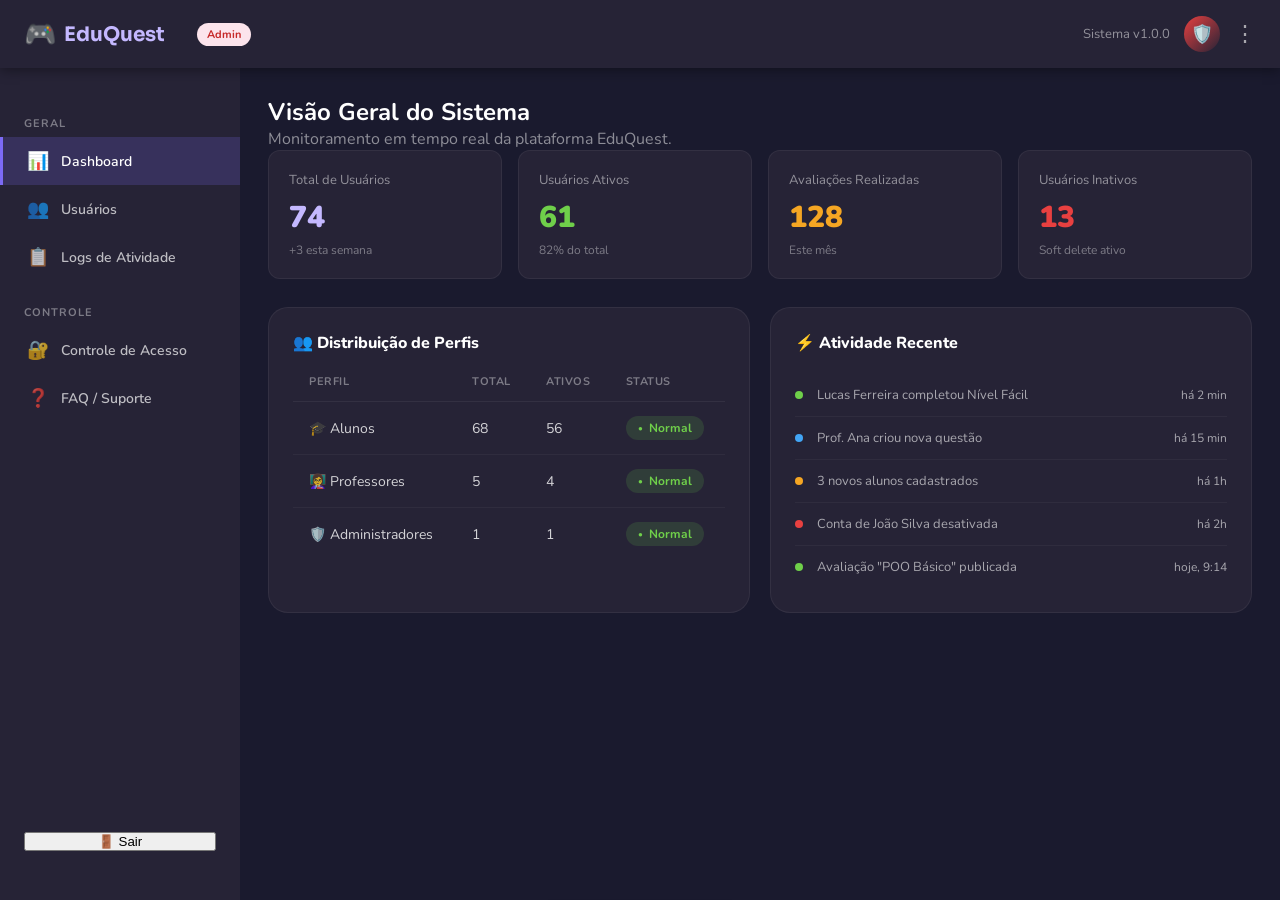
<file: PIM_III_frontend/admin/painel.html>
<!DOCTYPE html>
<html lang="pt-BR">
<head>
<meta charset="UTF-8">
<meta name="viewport" content="width=device-width, initial-scale=1.0">
<title>EduQuest — Painel do Administrador</title>
<link rel="stylesheet" href="../assets/css/global.css">
<link rel="stylesheet" href="../assets/css/admin.css">
</head>
<body>
<div id="screen-admin" class="screen active">
  <nav class="navbar">
    <div class="nav-logo"><span class="nav-logo-icon">🎮</span> EduQuest</div>
    <span class="nav-role-badge admin">Admin</span>
    <div class="nav-right" style="margin-left:auto;">
      <span style="font-size:13px;color:rgba(255,255,255,0.5);">Sistema v1.0.0</span>
      <div class="nav-avatar adm" onclick="toggleDropdown()">🛡️</div>
      <button class="nav-menu-btn" onclick="toggleDropdown()">⋮</button>
    </div>
  </nav>

  <div class="admin-layout">
    <!-- Sidebar -->
    <aside class="admin-sidebar">
      <div class="sidebar-section-label">Geral</div>
      <button class="sidebar-item active" onclick="showAdminSection('dashboard', this)"><span class="sidebar-item-icon">📊</span> Dashboard</button>
      <button class="sidebar-item" onclick="showAdminSection('users', this)"><span class="sidebar-item-icon">👥</span> Usuários</button>
      <button class="sidebar-item" onclick="showAdminSection('logs', this)"><span class="sidebar-item-icon">📋</span> Logs de Atividade</button>

      <div class="sidebar-section-label">Controle</div>
      <button class="sidebar-item" onclick="showAdminSection('access', this)"><span class="sidebar-item-icon">🔐</span> Controle de Acesso</button>
      <button class="sidebar-item" onclick="showAdminSection('faq', this)"><span class="sidebar-item-icon">❓</span> FAQ / Suporte</button>

      <div style="margin-top:auto; padding:24px;">
        <button class="btn-secondary" style="width:100%; text-align:center;" onclick="goToLogin()">🚪 Sair</button>
      </div>
    </aside>

    <!-- Main content -->
    <main class="admin-main">

      <!-- Dashboard section -->
      <div class="admin-section active" id="admin-section-dashboard">
        <div class="panel-header" style="color:white;">
          <h2 style="color:white;">Visão Geral do Sistema</h2>
          <p style="color:rgba(255,255,255,0.5);">Monitoramento em tempo real da plataforma EduQuest.</p>
        </div>

        <div class="admin-stats">
          <div class="admin-stat">
            <div class="admin-stat-label">Total de Usuários</div>
            <div class="admin-stat-value purple">74</div>
            <div class="admin-stat-sub">+3 esta semana</div>
          </div>
          <div class="admin-stat">
            <div class="admin-stat-label">Usuários Ativos</div>
            <div class="admin-stat-value green">61</div>
            <div class="admin-stat-sub">82% do total</div>
          </div>
          <div class="admin-stat">
            <div class="admin-stat-label">Avaliações Realizadas</div>
            <div class="admin-stat-value yellow">128</div>
            <div class="admin-stat-sub">Este mês</div>
          </div>
          <div class="admin-stat">
            <div class="admin-stat-label">Usuários Inativos</div>
            <div class="admin-stat-value red">13</div>
            <div class="admin-stat-sub">Soft delete ativo</div>
          </div>
        </div>

        <div style="display:grid; grid-template-columns:1fr 1fr; gap:20px;">
          <div class="admin-card">
            <div class="admin-card-header">
              <div class="admin-card-title">👥 Distribuição de Perfis</div>
            </div>
            <table class="admin-table">
              <thead><tr><th>Perfil</th><th>Total</th><th>Ativos</th><th>Status</th></tr></thead>
              <tbody>
                <tr><td>🎓 Alunos</td><td>68</td><td>56</td><td><span class="status-badge active">Normal</span></td></tr>
                <tr><td>👩‍🏫 Professores</td><td>5</td><td>4</td><td><span class="status-badge active">Normal</span></td></tr>
                <tr><td>🛡️ Administradores</td><td>1</td><td>1</td><td><span class="status-badge active">Normal</span></td></tr>
              </tbody>
            </table>
          </div>

          <div class="admin-card">
            <div class="admin-card-header">
              <div class="admin-card-title">⚡ Atividade Recente</div>
            </div>
            <div class="log-list">
              <div class="log-item"><div class="log-dot green"></div>Lucas Ferreira completou Nível Fácil<span class="log-time">há 2 min</span></div>
              <div class="log-item"><div class="log-dot blue"></div>Prof. Ana criou nova questão<span class="log-time">há 15 min</span></div>
              <div class="log-item"><div class="log-dot yellow"></div>3 novos alunos cadastrados<span class="log-time">há 1h</span></div>
              <div class="log-item"><div class="log-dot red"></div>Conta de João Silva desativada<span class="log-time">há 2h</span></div>
              <div class="log-item"><div class="log-dot green"></div>Avaliação "POO Básico" publicada<span class="log-time">hoje, 9:14</span></div>
            </div>
          </div>
        </div>
      </div>

      <!-- Users section -->
      <div class="admin-section" id="admin-section-users">
        <div class="panel-header">
          <h2 style="color:white;">Gerenciamento de Usuários</h2>
          <p style="color:rgba(255,255,255,0.5);">CRUD completo — crie, visualize, edite e desative contas.</p>
        </div>

        <div style="display:flex; gap:12px; align-items:center; margin-bottom:20px; flex-wrap:wrap;">
          <div class="search-bar" style="margin-bottom:0;">
            <span>🔍</span>
            <input type="text" placeholder="Buscar por nome ou e-mail..." id="user-search" oninput="filterUsers()">
          </div>
          <button class="btn-primary" onclick="openModal('modal-add-user')">+ Novo Usuário</button>
        </div>

        <div class="admin-card">
          <div class="admin-card-header">
            <div class="admin-card-title">👥 Lista de Usuários</div>
            <span style="font-size:13px;color:rgba(255,255,255,0.4);" id="user-count">74 usuários</span>
          </div>
          <table class="admin-table" id="users-table">
            <thead><tr><th>Nome</th><th>E-mail</th><th>Perfil</th><th>Status</th><th>Cadastro</th><th>Ações</th></tr></thead>
            <tbody id="users-tbody">
              <tr><td>Pedro Vítor</td><td>pedro@escola.edu.br</td><td><span class="role-tag aluno">Aluno</span></td><td><span class="status-badge active">Ativo</span></td><td>01/03/2026</td><td><button class="admin-action-btn">✏️ Editar</button><button class="admin-action-btn danger" onclick="toggleUserStatus(this)">🔒 Desativar</button></td></tr>
              <tr><td>Bruno Luis</td><td>bruno@escola.edu.br</td><td><span class="role-tag aluno">Aluno</span></td><td><span class="status-badge active">Ativo</span></td><td>01/03/2026</td><td><button class="admin-action-btn">✏️ Editar</button><button class="admin-action-btn danger" onclick="toggleUserStatus(this)">🔒 Desativar</button></td></tr>
              <tr><td>Michely Archetti</td><td>michely@escola.edu.br</td><td><span class="role-tag aluno">Aluno</span></td><td><span class="status-badge active">Ativo</span></td><td>01/03/2026</td><td><button class="admin-action-btn">✏️ Editar</button><button class="admin-action-btn danger" onclick="toggleUserStatus(this)">🔒 Desativar</button></td></tr>
              <tr><td>Danilo Vaz</td><td>danilo@escola.edu.br</td><td><span class="role-tag aluno">Aluno</span></td><td><span class="status-badge active">Ativo</span></td><td>01/03/2026</td><td><button class="admin-action-btn">✏️ Editar</button><button class="admin-action-btn danger" onclick="toggleUserStatus(this)">🔒 Desativar</button></td></tr>
              <tr><td>Profa. Ana Lima</td><td>ana.lima@escola.edu.br</td><td><span class="role-tag professor">Professor</span></td><td><span class="status-badge active">Ativo</span></td><td>15/01/2026</td><td><button class="admin-action-btn">✏️ Editar</button><button class="admin-action-btn danger" onclick="toggleUserStatus(this)">🔒 Desativar</button></td></tr>
              <tr><td>Prof. Carlos Mendes</td><td>carlos@escola.edu.br</td><td><span class="role-tag professor">Professor</span></td><td><span class="status-badge active">Ativo</span></td><td>15/01/2026</td><td><button class="admin-action-btn">✏️ Editar</button><button class="admin-action-btn danger" onclick="toggleUserStatus(this)">🔒 Desativar</button></td></tr>
              <tr><td>João Silva</td><td>joao@escola.edu.br</td><td><span class="role-tag aluno">Aluno</span></td><td><span class="status-badge inactive">Inativo</span></td><td>10/02/2026</td><td><button class="admin-action-btn">✏️ Editar</button><button class="admin-action-btn" onclick="toggleUserStatus(this)" style="color:var(--green)">🔓 Ativar</button></td></tr>
            </tbody>
          </table>
        </div>
      </div>

      <!-- Logs section -->
      <div class="admin-section" id="admin-section-logs">
        <div class="panel-header">
          <h2 style="color:white;">Logs de Atividade</h2>
          <p style="color:rgba(255,255,255,0.5);">Auditoria completa. Nenhum evento é apagado (Soft Delete / Não-Repúdio).</p>
        </div>
        <div class="admin-card">
          <div class="admin-card-header">
            <div class="admin-card-title">📋 Registro de Eventos</div>
            <button class="btn-secondary" style="font-size:13px;padding:8px 18px;">⬇️ Exportar CSV</button>
          </div>
          <div class="log-list">
            <div class="log-item"><div class="log-dot green"></div><strong style="color:white;">LOGIN</strong> — Lucas Ferreira entrou no sistema<span class="log-time">31/05/2026 14:32</span></div>
            <div class="log-item"><div class="log-dot blue"></div><strong style="color:white;">CREATE</strong> — Profa. Ana criou questão #13<span class="log-time">31/05/2026 14:15</span></div>
            <div class="log-item"><div class="log-dot green"></div><strong style="color:white;">QUIZ</strong> — Pedro Vítor completou Avaliação "POO Básico" (80%)<span class="log-time">31/05/2026 13:58</span></div>
            <div class="log-item"><div class="log-dot yellow"></div><strong style="color:white;">UPDATE</strong> — Admin atualizou cadastro de Bruno Luis<span class="log-time">31/05/2026 11:20</span></div>
            <div class="log-item"><div class="log-dot red"></div><strong style="color:white;">DEACTIVATE</strong> — Admin desativou conta de João Silva (isAtivo=false)<span class="log-time">31/05/2026 10:04</span></div>
            <div class="log-item"><div class="log-dot blue"></div><strong style="color:white;">CREATE</strong> — Admin criou conta de Carlos Mendes (Professor)<span class="log-time">30/05/2026 16:45</span></div>
            <div class="log-item"><div class="log-dot green"></div><strong style="color:white;">LOGIN</strong> — Michely Archetti entrou no sistema<span class="log-time">30/05/2026 15:30</span></div>
            <div class="log-item"><div class="log-dot yellow"></div><strong style="color:white;">QUIZ</strong> — Danilo Vaz iniciou Avaliação "Eng. Software II"<span class="log-time">30/05/2026 14:00</span></div>
          </div>
        </div>
      </div>

      <!-- Access control section -->
      <div class="admin-section" id="admin-section-access">
        <div class="panel-header">
          <h2 style="color:white;">Controle de Acesso</h2>
          <p style="color:rgba(255,255,255,0.5);">Princípio do Menor Privilégio e Separação de Funções (SoD).</p>
        </div>
        <div class="admin-card">
          <div class="admin-card-header">
            <div class="admin-card-title">🔐 Matriz de Permissões</div>
          </div>
          <table class="admin-table">
            <thead><tr><th>Funcionalidade</th><th>🎓 Aluno</th><th>👩‍🏫 Professor</th><th>🛡️ Admin</th></tr></thead>
            <tbody>
              <tr><td>Fazer login</td><td>✅</td><td>✅</td><td>✅</td></tr>
              <tr><td>Criar própria conta</td><td>❌</td><td>❌</td><td>✅ Exclusivo</td></tr>
              <tr><td>Realizar avaliações</td><td>✅</td><td>❌</td><td>❌</td></tr>
              <tr><td>Consultar devolutivas</td><td>✅</td><td>❌</td><td>❌</td></tr>
              <tr><td>Criar avaliações</td><td>❌</td><td>✅</td><td>❌</td></tr>
              <tr><td>Corrigir avaliações</td><td>❌</td><td>✅</td><td>❌</td></tr>
              <tr><td>Criar questões</td><td>❌</td><td>✅</td><td>❌</td></tr>
              <tr><td>Ver progresso de turmas</td><td>❌</td><td>✅</td><td>✅</td></tr>
              <tr><td>Gerenciar usuários (CRUD)</td><td>❌</td><td>❌</td><td>✅ Exclusivo</td></tr>
              <tr><td>Desativar contas (Soft Delete)</td><td>❌</td><td>❌</td><td>✅ Exclusivo</td></tr>
              <tr><td>Visualizar logs de auditoria</td><td>❌</td><td>❌</td><td>✅ Exclusivo</td></tr>
            </tbody>
          </table>
        </div>
      </div>

      <!-- FAQ section -->
      <div class="admin-section" id="admin-section-faq">
        <div class="panel-header">
          <h2 style="color:white;">Gerenciar FAQ / Suporte</h2>
          <p style="color:rgba(255,255,255,0.5);">Seção de Dúvidas Frequentes mantida pelos Moderadores.</p>
        </div>
        <div class="admin-card">
          <div class="admin-card-header">
            <div class="admin-card-title">❓ Perguntas Frequentes</div>
            <button class="btn-primary">+ Nova Pergunta</button>
          </div>
          <div style="display:flex;flex-direction:column;gap:12px;">
            <div style="border:1px solid rgba(255,255,255,0.08);border-radius:12px;padding:16px;">
              <div style="color:white;font-weight:700;margin-bottom:6px;">Como redefinir minha senha?</div>
              <div style="color:rgba(255,255,255,0.5);font-size:13px;line-height:1.6;">Apenas o Administrador pode redefinir senhas. Entre em contato com o suporte da sua instituição.</div>
              <div style="margin-top:10px;display:flex;gap:8px;"><button class="admin-action-btn">✏️</button><button class="admin-action-btn danger">🗑️</button></div>
            </div>
            <div style="border:1px solid rgba(255,255,255,0.08);border-radius:12px;padding:16px;">
              <div style="color:white;font-weight:700;margin-bottom:6px;">Por que não consigo criar minha própria conta?</div>
              <div style="color:rgba(255,255,255,0.5);font-size:13px;line-height:1.6;">Por segurança, contas são criadas exclusivamente pelo Administrador. Isso previne elevação de privilégios.</div>
              <div style="margin-top:10px;display:flex;gap:8px;"><button class="admin-action-btn">✏️</button><button class="admin-action-btn danger">🗑️</button></div>
            </div>
            <div style="border:1px solid rgba(255,255,255,0.08);border-radius:12px;padding:16px;">
              <div style="color:white;font-weight:700;margin-bottom:6px;">Como faço para avançar de nível?</div>
              <div style="color:rgba(255,255,255,0.5);font-size:13px;line-height:1.6;">Complete todas as questões do nível atual. O próximo nível será liberado automaticamente.</div>
              <div style="margin-top:10px;display:flex;gap:8px;"><button class="admin-action-btn">✏️</button><button class="admin-action-btn danger">🗑️</button></div>
            </div>
          </div>
        </div>
      </div>

    </main>
  </div>
</div>

<!-- Dropdown menu -->
<div class="dropdown-overlay" id="dropdown-overlay" onclick="closeDropdown()">
  <div class="dropdown-menu" onclick="event.stopPropagation()">
    <button class="dropdown-item" onclick="closeDropdown()"><span class="icon">👤</span> Usuário</button>
    <button class="dropdown-item" onclick="closeDropdown()"><span class="icon">🔔</span> Notificações</button>
    <button class="dropdown-item danger" onclick="closeDropdown(); goToLogin()"><span class="icon">🚪</span> Sair</button>
  </div>
</div>

<!-- MODAL: adicionar usuário (admin) -->
<div class="modal-overlay" id="modal-add-user">
  <div class="modal-dark" onclick="event.stopPropagation()">
    <h3>➕ Novo Usuário</h3>
    <div class="dark-field">
      <label class="dark-label">Nome Completo</label>
      <input class="dark-input" type="text" placeholder="Ex: Maria da Silva" id="new-user-name">
    </div>
    <div class="dark-field">
      <label class="dark-label">E-mail</label>
      <input class="dark-input" type="email" placeholder="usuario@escola.edu.br" id="new-user-email">
    </div>
    <div class="dark-field">
      <label class="dark-label">Perfil</label>
      <select class="dark-select" id="new-user-role">
        <option value="aluno">🎓 Aluno</option>
        <option value="professor">👩‍🏫 Professor</option>
        <option value="admin">🛡️ Administrador</option>
      </select>
    </div>
    <div class="dark-field">
      <label class="dark-label">Senha Inicial</label>
      <input class="dark-input" type="password" placeholder="Mínimo 8 caracteres" id="new-user-pw">
    </div>
    <div class="modal-actions">
      <button class="btn-secondary" onclick="closeModal('modal-add-user')">Cancelar</button>
      <button class="btn-primary" onclick="addUser()">✓ Criar Usuário</button>
    </div>
  </div>
</div>

<!-- Toast notification -->
<div class="toast" id="toast">✅ Ação realizada com sucesso!</div>

<script src="../assets/js/utils.js"></script>
<script src="../assets/js/admin.js"></script>
<script>
function goToLogin() { window.location.href = '../index.html'; }
</script>

<!-- ===== VLibras Widget ===== -->
<div vw class="enabled">
  <div vw-access-button class="active"></div>
  <div vw-plugin-wrapper>
    <div class="vw-plugin-top-wrapper"></div>
  </div>
</div>
<script src="https://vlibras.gov.br/app/vlibras-plugin.js"></script>
<script>new window.VLibras.Widget('https://vlibras.gov.br/app');</script>
</body>
</html>
</file>
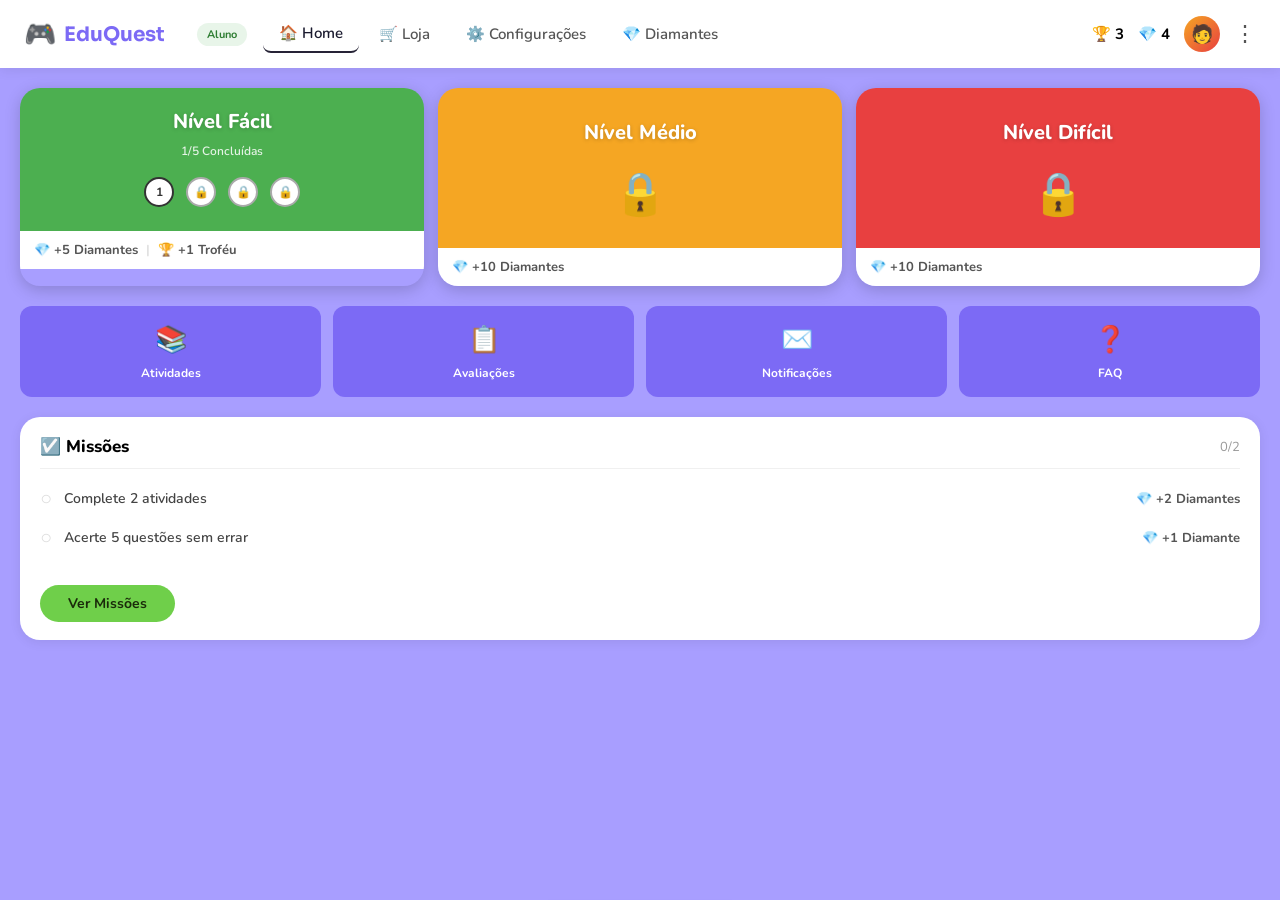
<file: PIM_III_frontend/aluno/home.html>
<!DOCTYPE html>
<html lang="pt-BR">
<head>
<meta charset="UTF-8">
<meta name="viewport" content="width=device-width, initial-scale=1.0">
<title>EduQuest — Painel do Aluno</title>
<link rel="stylesheet" href="../assets/css/global.css">
<link rel="stylesheet" href="../assets/css/aluno.css">
</head>
<body>
<!-- ===================== HOME (ALUNO) ===================== -->
<div id="screen-home" class="screen active">
  <nav class="navbar">
    <div class="nav-logo" onclick="showHome()"><span class="nav-logo-icon">🎮</span> EduQuest</div>
    <span class="nav-role-badge aluno">Aluno</span>
    <div class="nav-links">
      <button class="nav-link active" onclick="showHome()">🏠 Home</button>
      <button class="nav-link">🛒 Loja</button>
      <button class="nav-link" onclick="showSettings()">⚙️ Configurações</button>
      <button class="nav-link">💎 Diamantes</button>
    </div>
    <div class="nav-right">
      <span class="nav-stat">🏆 3</span>
      <span class="nav-stat">💎 4</span>
      <div class="nav-avatar" onclick="toggleDropdown()">🧑</div>
      <button class="nav-menu-btn" onclick="toggleDropdown()">⋮</button>
    </div>
  </nav>

  <div class="home-content">
    <div class="levels-row">
      <div class="level-card" onclick="goToQuiz()">
        <div class="level-card-top green">
          <h3>Nível Fácil</h3>
          <div class="sub">1/5 Concluídas</div>
          <div class="level-trail">
            <div class="trail-node active">1</div>
            <div class="trail-line"></div>
            <div class="trail-node locked">🔒</div>
            <div class="trail-line"></div>
            <div class="trail-node locked">🔒</div>
            <div class="trail-line"></div>
            <div class="trail-node locked">🔒</div>
          </div>
        </div>
        <div class="level-card-bot"><span>💎 +5 Diamantes</span><span style="color:#e0e0e0">|</span><span>🏆 +1 Troféu</span></div>
      </div>

      <div class="level-card level-locked" onclick="openModal('modal-trail')">
        <div class="level-card-top yellow" style="min-height:160px;">
          <h3>Nível Médio</h3>
          <div class="lock-icon" style="font-size:42px;margin-top:12px;">🔒</div>
        </div>
        <div class="level-card-bot"><span>💎 +10 Diamantes</span></div>
      </div>

      <div class="level-card level-locked" onclick="openModal('modal-trail')">
        <div class="level-card-top red" style="min-height:160px;">
          <h3>Nível Difícil</h3>
          <div class="lock-icon" style="font-size:42px;margin-top:12px;">🔒</div>
        </div>
        <div class="level-card-bot"><span>💎 +10 Diamantes</span></div>
      </div>
    </div>

    <div class="quick-actions">
      <button class="qa-btn" onclick="goToQuiz()"><span class="qa-icon">📚</span><span class="qa-label">Atividades</span></button>
      <button class="qa-btn" onclick="showAvaliacoes()"><span class="qa-icon">📋</span><span class="qa-label">Avaliações</span></button>
      <button class="qa-btn"><span class="qa-icon">✉️</span><span class="qa-label">Notificações</span></button>
      <button class="qa-btn"><span class="qa-icon">❓</span><span class="qa-label">FAQ</span></button>
    </div>

    <div class="missions-card">
      <div class="missions-header">
        <div class="missions-title">☑️ Missões</div>
        <div class="missions-count">0/2</div>
      </div>
      <div class="mission-divider"></div>
      <div class="mission-item">
        <span class="mission-check">○</span>
        Complete 2 atividades
        <span class="mission-reward">💎 +2 Diamantes</span>
      </div>
      <div class="mission-item">
        <span class="mission-check">○</span>
        Acerte 5 questões sem errar
        <span class="mission-reward">💎 +1 Diamante</span>
      </div>
      <div style="margin-top:14px;">
        <button class="btn-ver-missoes">Ver Missões</button>
      </div>
    </div>
  </div>
</div>

<!-- ===================== SETTINGS ===================== -->
<div id="screen-settings" class="screen">
  <nav class="navbar">
    <div class="nav-logo" onclick="showHome()"><span class="nav-logo-icon">🎮</span> EduQuest</div>
    <span class="nav-role-badge aluno">Aluno</span>
    <div class="nav-links">
      <button class="nav-link" onclick="showHome()">🏠 Home</button>
      <button class="nav-link">🛒 Loja</button>
      <button class="nav-link active">⚙️ Configurações</button>
      <button class="nav-link">💎 Diamantes</button>
    </div>
    <div class="nav-right">
      <span class="nav-stat">🏆 3</span>
      <span class="nav-stat">💎 4</span>
      <div class="nav-avatar" onclick="toggleDropdown()">🧑</div>
      <button class="nav-menu-btn" onclick="toggleDropdown()">⋮</button>
    </div>
  </nav>
  <div class="settings-content">
    <div class="breadcrumb">Home &gt; Configurações</div>
    <div class="settings-title">Configurações</div>
    <div class="settings-sub">Personalize sua experiência na plataforma</div>
    <div class="settings-grid">
      <div class="settings-card"><span class="settings-card-icon">👤</span><div class="settings-card-body"><div class="settings-card-title">Perfil</div><div class="settings-card-desc">Edite suas informações pessoais, foto, e preferências do perfil.</div></div><span class="settings-card-arrow">&gt;</span></div>
      <div class="settings-card"><span class="settings-card-icon">📚</span><div class="settings-card-body"><div class="settings-card-title">Estudo</div><div class="settings-card-desc">Configure suas preferências de estudo, lembretes e metas.</div></div><span class="settings-card-arrow">&gt;</span></div>
      <div class="settings-card"><span class="settings-card-icon">🔒</span><div class="settings-card-body"><div class="settings-card-title">Conta</div><div class="settings-card-desc">Gerencie seus dados de login, email, senha e autenticação.</div></div><span class="settings-card-arrow">&gt;</span></div>
      <div class="settings-card"><span class="settings-card-icon">❓</span><div class="settings-card-body"><div class="settings-card-title">Ajuda</div><div class="settings-card-desc">Constate nosso suporte para dúvidas ou sugestões.</div></div><span class="settings-card-arrow">&gt;</span></div>
      <div class="settings-card"><span class="settings-card-icon">♿</span><div class="settings-card-body"><div class="settings-card-title">Acessibilidade</div><div class="settings-card-desc">Tamanho da fonte, contraste, e outros recursos.</div></div><span class="settings-card-arrow">&gt;</span></div>
      <div class="settings-card"><span class="settings-card-icon">ℹ️</span><div class="settings-card-body"><div class="settings-card-title">Sobre</div><div class="settings-card-desc">Termos de uso, política de privacidade e informações.</div></div><span class="settings-card-arrow">&gt;</span></div>
    </div>
    <div class="settings-toggles">
      <div class="toggle-group"><span>Tema:</span><label class="toggle-switch theme"><input type="checkbox" id="toggle-theme"><span class="toggle-slider"></span></label></div>
      <div class="toggle-group"><span>Notificações:</span><label class="toggle-switch"><input type="checkbox" id="toggle-notif" checked><span class="toggle-slider"></span></label></div>
    </div>
  </div>
</div>

<!-- ===================== AVALIAÇÕES (ALUNO) ===================== -->
<div id="screen-avaliacoes-aluno" class="screen">
  <nav class="navbar">
    <div class="nav-logo" onclick="showHome()"><span class="nav-logo-icon">🎮</span> EduQuest</div>
    <span class="nav-role-badge aluno">Aluno</span>
    <div class="nav-links">
      <button class="nav-link" onclick="showHome()">🏠 Home</button>
      <button class="nav-link active">📋 Avaliações</button>
      <button class="nav-link" onclick="showSettings()">⚙️ Configurações</button>
      <button class="nav-link">💎 Diamantes</button>
    </div>
    <div class="nav-right">
      <span class="nav-stat">🏆 3</span>
      <span class="nav-stat">💎 4</span>
      <div class="nav-avatar" onclick="toggleDropdown()">🧑</div>
      <button class="nav-menu-btn" onclick="toggleDropdown()">⋮</button>
    </div>
  </nav>

  <div class="home-content">
    <div class="quick-actions">
      <button class="qa-btn" onclick="setAvFilter('all')" id="av-filter-all" style="background:var(--purple-dark);">Todas</button>
      <button class="qa-btn" onclick="setAvFilter('easy')" id="av-filter-easy">Fácil</button>
      <button class="qa-btn" onclick="setAvFilter('medium')" id="av-filter-medium">Médio</button>
      <button class="qa-btn" onclick="setAvFilter('hard')" id="av-filter-hard">Difícil</button>
    </div>
    
    <div class="missions-card">
      <div class="missions-header">
        <div class="missions-title">📋 Avaliações Disponíveis</div>
        <div class="missions-count" id="avaliacoes-aluno-count">3 avaliações</div>
      </div>
      <div class="mission-divider"></div>
      <div id="avaliacoes-aluno-list">
        <div class="mission-item" data-nivel="easy" onclick="startLevel('easy')">
          <span class="mission-check">📝</span>
          Avaliação POO Básico - Programação
          <span class="mission-reward"><span class="diff-badge easy">Fácil</span></span>
        </div>
        <div class="mission-item" data-nivel="medium" onclick="openModal('modal-trail')">
          <span class="mission-check">📝</span>
          Engenharia Software II - Eng. Software
          <span class="mission-reward"><span class="diff-badge medium">Médio</span></span>
        </div>
        <div class="mission-item" data-nivel="hard" onclick="openModal('modal-trail')">
          <span class="mission-check">📝</span>
          Banco de Dados Avançado - BD
          <span class="mission-reward"><span class="diff-badge hard">Difícil</span></span>
        </div>
      </div>
    </div>
  </div>
</div>

<!-- Toast notification -->

<!-- ===================== DROPDOWN MENU ===================== -->
<div class="dropdown-overlay" id="dropdown-overlay" onclick="closeDropdown()">
  <div class="dropdown-menu" onclick="event.stopPropagation()">
    <button class="dropdown-item" onclick="closeDropdown()"><span class="icon">👤</span> Usuário</button>
    <button class="dropdown-item" onclick="closeDropdown(); showSettings()"><span class="icon">⚙️</span> Configurações</button>
    <button class="dropdown-item" onclick="closeDropdown()"><span class="icon">🔔</span> Notificações</button>
    <button class="dropdown-item danger" onclick="closeDropdown(); goToLogin()"><span class="icon">🚪</span> Sair</button>
  </div>
</div>

<!-- MODAL: trilha não concluída -->
<div class="modal-overlay" id="modal-trail">
  <div class="modal-box">
    <h2>Você ainda não completou a trilha anterior!</h2>
    <button class="btn-ok" onclick="closeModal('modal-trail')">Ok!</button>
  </div>
</div>

<!-- Toast notification -->
<div class="toast" id="toast">✅ Ação realizada com sucesso!</div>

<script src="../assets/js/utils.js"></script>
<script src="../assets/js/quiz.js"></script>
<script src="../assets/js/navigation.js"></script>
<script>
function showHome() { goToHome(); }

function showSettings() {
  document.getElementById('screen-settings').classList.add('active');
  document.getElementById('screen-home').classList.remove('active');
  window.scrollTo(0, 0);
}

function goToLogin() { window.location.href = '../index.html'; }
function goToQuiz() { window.location.href = 'quiz.html'; }

function showAvaliacoes() {
  document.getElementById('screen-avaliacoes-aluno').classList.add('active');
  document.getElementById('screen-home').classList.remove('active');
  document.getElementById('screen-settings').classList.remove('active');
  window.scrollTo(0, 0);
}

let avAlunoFilter = 'all';

function setAvFilter(nivel) {
  avAlunoFilter = nivel;
  document.querySelectorAll('#av-filter-easy, #av-filter-medium, #av-filter-hard').forEach(el => {
    el.className = 'qa-btn';
  });
  const filterEl = document.getElementById('av-filter-' + nivel);
  if (filterEl) filterEl.className = 'qa-btn';
  else document.getElementById('av-filter-all').className = 'qa-btn';
  
  const items = document.querySelectorAll('#avaliacoes-aluno-list .mission-item');
  items.forEach(item => {
    if (nivel === 'all' || item.dataset.nivel === nivel) {
      item.style.display = '';
    } else {
      item.style.display = 'none';
    }
  });
}

// Override goToHome to stay in same file
function goToHome() { 
  document.getElementById('screen-home').classList.add('active');
  document.getElementById('screen-settings').classList.remove('active');
  window.scrollTo(0, 0);
}
</script>

<!-- ===== VLibras Widget ===== -->
<div vw class="enabled">
  <div vw-access-button class="active"></div>
  <div vw-plugin-wrapper>
    <div class="vw-plugin-top-wrapper"></div>
  </div>
</div>
<script src="https://vlibras.gov.br/app/vlibras-plugin.js"></script>
<script>new window.VLibras.Widget('https://vlibras.gov.br/app');</script>
</body>
</html>
</file>
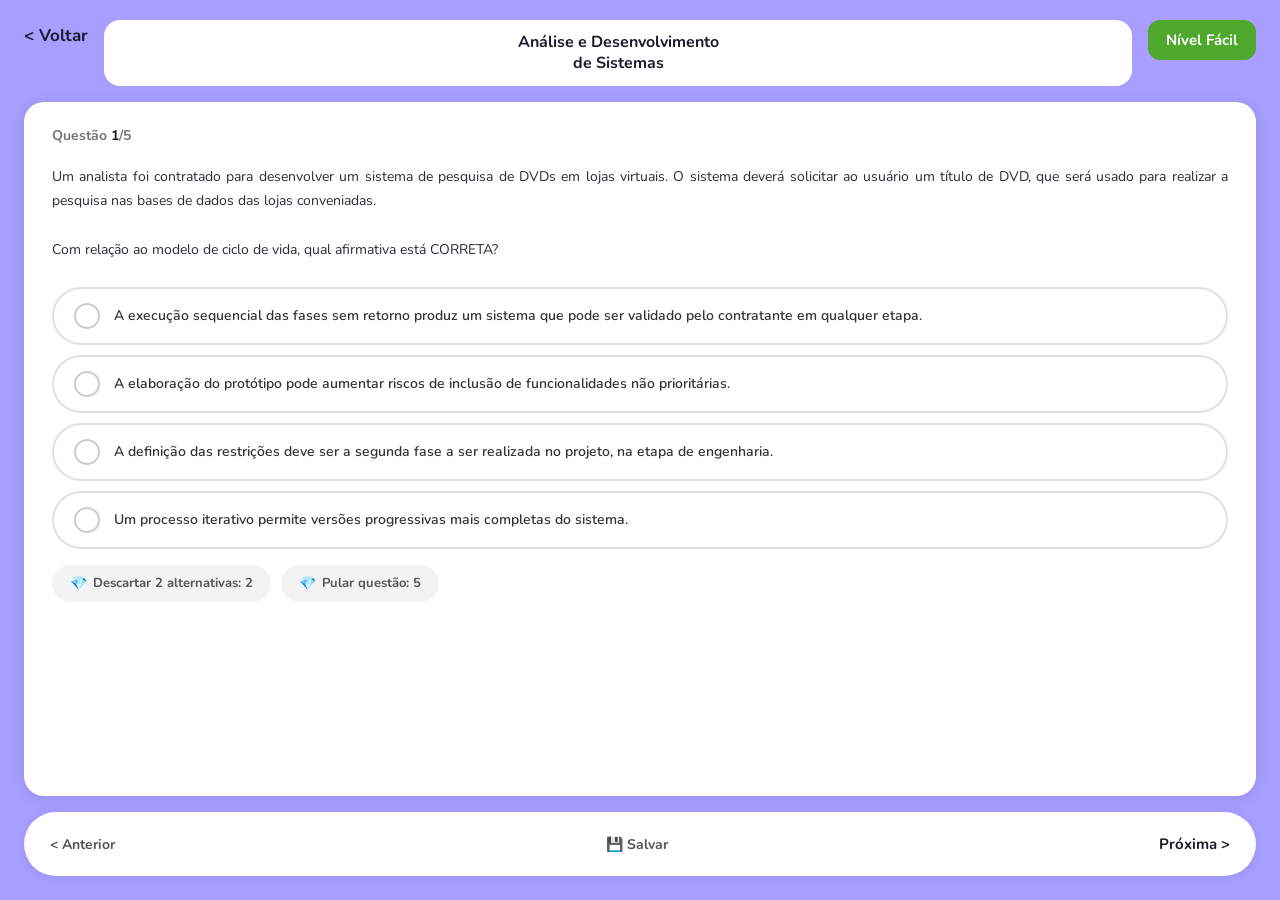
<file: PIM_III_frontend/aluno/quiz.html>
<!DOCTYPE html>
<html lang="pt-BR">
<head>
<meta charset="UTF-8">
<meta name="viewport" content="width=device-width, initial-scale=1.0">
<title>EduQuest — Quiz</title>
<link rel="stylesheet" href="../assets/css/global.css">
<link rel="stylesheet" href="../assets/css/aluno.css">
</head>
<body>
<!-- ===================== QUIZ ===================== -->
<div id="screen-quiz" class="screen active">
  <div class="quiz-topbar">
    <button class="btn-back-quiz" onclick="goToHome()">&lt; Voltar</button>
    <div class="quiz-title-box" id="quiz-title-box">Análise e Desenvolvimento<br>de Sistemas</div>
    <div class="level-badge easy" id="level-badge-display">Nível Fácil</div>
  </div>
  <div class="quiz-content">
    <div class="quiz-card">
      <div class="question-counter">Questão <strong id="q-current">1</strong>/<span id="q-total">5</span></div>
      <div class="question-text" id="q-text"></div>
      <div class="options-list" id="q-options"></div>
      <div class="feedback-box" id="feedback-box"></div>
      <div class="help-buttons">
        <button class="help-btn" onclick="discardTwo()"><span class="diamond-icon">💎</span> Descartar 2 alternativas: 2</button>
        <button class="help-btn" onclick="skipQuestion()"><span class="diamond-icon">💎</span> Pular questão: 5</button>
      </div>
    </div>
    <div class="quiz-bottombar">
      <button class="nav-quiz-btn" onclick="prevQuestion()">&lt; Anterior</button>
      <button class="btn-save">💾 Salvar</button>
      <button class="nav-quiz-btn primary" onclick="nextQuestion()"><strong>Próxima &gt;</strong></button>
    </div>
  </div>
</div>

<!-- ===================== RESULT ===================== -->
<div id="screen-result" class="screen">
  <div class="result-card">
    <div class="result-icon" id="result-icon">🎉</div>
    <div class="result-title" id="result-title">Atividade Concluída!</div>
    <div class="result-score" id="result-score">4/5</div>
    <div class="result-sub" id="result-sub">Você acertou 80% das questões!</div>
    <div class="result-actions">
      <button class="btn-result secondary" onclick="restartQuiz()">Tentar Novamente</button>
      <button class="btn-result primary" onclick="goToHome()">Voltar ao Início</button>
    </div>
  </div>
</div>

<!-- ===================== DROPDOWN MENU ===================== -->
<div class="dropdown-overlay" id="dropdown-overlay" onclick="closeDropdown()">
  <div class="dropdown-menu" onclick="event.stopPropagation()">
    <button class="dropdown-item" onclick="closeDropdown()"><span class="icon">👤</span> Usuário</button>
    <button class="dropdown-item" onclick="closeDropdown(); goToSettings()"><span class="icon">⚙️</span> Configurações</button>
    <button class="dropdown-item" onclick="closeDropdown()"><span class="icon">🔔</span> Notificações</button>
    <button class="dropdown-item danger" onclick="closeDropdown(); goToLogin()"><span class="icon">🚪</span> Sair</button>
  </div>
</div>

<!-- Toast notification -->
<div class="toast" id="toast">✅ Ação realizada com sucesso!</div>

<script src="../assets/js/utils.js"></script>
<script src="../assets/js/quiz.js"></script>
<script>
document.addEventListener('DOMContentLoaded', function() {
  loadQuizState();
  startLevel(currentLevel || 'easy');
});

function goToHome() { window.location.href = 'home.html'; }
function goToSettings() { window.location.href = 'home.html'; }
function goToLogin() { window.location.href = '../index.html'; }
</script>

<!-- ===== VLibras Widget ===== -->
<div vw class="enabled">
  <div vw-access-button class="active"></div>
  <div vw-plugin-wrapper>
    <div class="vw-plugin-top-wrapper"></div>
  </div>
</div>
<script src="https://vlibras.gov.br/app/vlibras-plugin.js"></script>
<script>new window.VLibras.Widget('https://vlibras.gov.br/app');</script>
</body>
</html>
</file>
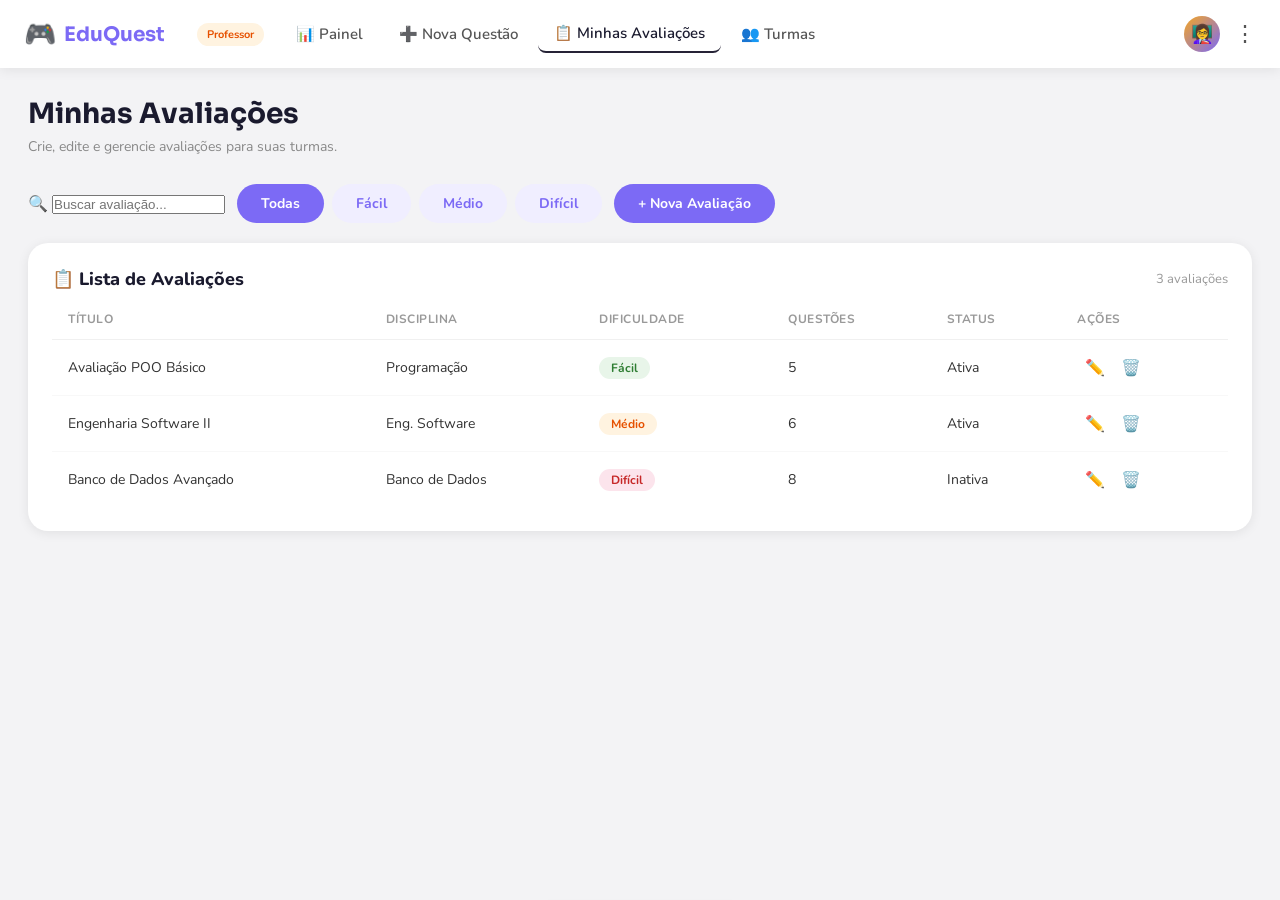
<file: PIM_III_frontend/professor/avaliacoes.html>
<!DOCTYPE html>
<html lang="pt-BR">
<head>
<meta charset="UTF-8">
<meta name="viewport" content="width=device-width, initial-scale=1.0">
<title>EduQuest — Minhas Avaliações</title>
<link rel="stylesheet" href="../assets/css/global.css">
<link rel="stylesheet" href="../assets/css/professor.css">
</head>
<body>
<div id="screen-avaliacoes" class="screen active">
  <nav class="navbar">
    <div class="nav-logo"><span class="nav-logo-icon">🎮</span> EduQuest</div>
    <span class="nav-role-badge professor">Professor</span>
    <div class="nav-links">
      <button class="nav-link" onclick="goToPainel()">📊 Painel</button>
      <button class="nav-link" onclick="goToNovaQuestao()">➕ Nova Questão</button>
      <button class="nav-link active">📋 Minhas Avaliações</button>
      <button class="nav-link">👥 Turmas</button>
    </div>
    <div class="nav-right">
      <div class="nav-avatar prof" onclick="toggleDropdown()">👩‍🏫</div>
      <button class="nav-menu-btn" onclick="toggleDropdown()">⋮</button>
    </div>
  </nav>

  <div class="prof-content">
    <div class="panel-header">
      <h2>Minhas Avaliações</h2>
      <p>Crie, edite e gerencie avaliações para suas turmas.</p>
    </div>

    <!-- Filtros -->
    <div style="display:flex; gap:12px; align-items:center; margin-bottom:20px; flex-wrap:wrap;">
      <div class="search-bar" style="margin-bottom:0;">
        <span>🔍</span>
        <input type="text" placeholder="Buscar avaliação..." id="avaliacao-search" oninput="filterAvaliacoes()">
      </div>
      <div style="display:flex; gap:8px; align-items:center;">
        <button class="btn-secondary" onclick="setFilter('all')" id="filter-all" style="background:var(--purple-dark); color:white;">Todas</button>
        <button class="btn-secondary" onclick="setFilter('easy')" id="filter-easy">Fácil</button>
        <button class="btn-secondary" onclick="setFilter('medium')" id="filter-medium">Médio</button>
        <button class="btn-secondary" onclick="setFilter('hard')" id="filter-hard">Difícil</button>
      </div>
      <button class="btn-primary" onclick="openModal('modal-nova-avaliacao')">+ Nova Avaliação</button>
    </div>

    <!-- Lista de Avaliações -->
    <div class="section-card">
      <div class="section-card-header">
        <div class="section-card-title">📋 Lista de Avaliações</div>
        <span style="font-size:13px;color:#999;" id="avaliacao-count">3 avaliações</span>
      </div>
      <table class="data-table" id="avaliacoes-table">
        <thead><tr><th>Título</th><th>Disciplina</th><th>Dificuldade</th><th>Questões</th><th>Status</th><th>Ações</th></tr></thead>
        <tbody id="avaliacoes-tbody">
          <tr data-nivel="easy"><td>Avaliação POO Básico</td><td>Programação</td><td><span class="diff-badge easy">Fácil</span></td><td>5</td><td><span class="status-badge active">Ativa</span></td><td><button class="action-btn">✏️</button><button class="action-btn">🗑️</button></td></tr>
          <tr data-nivel="medium"><td>Engenharia Software II</td><td>Eng. Software</td><td><span class="diff-badge medium">Médio</span></td><td>6</td><td><span class="status-badge active">Ativa</span></td><td><button class="action-btn">✏️</button><button class="action-btn">🗑️</button></td></tr>
          <tr data-nivel="hard"><td>Banco de Dados Avançado</td><td>Banco de Dados</td><td><span class="diff-badge hard">Difícil</span></td><td>8</td><td><span class="status-badge inactive">Inativa</span></td><td><button class="action-btn">✏️</button><button class="action-btn">🗑️</button></td></tr>
        </tbody>
      </table>
    </div>
  </div>
</div>

<!-- MODAL: Nova Avaliação -->
<div class="modal-overlay" id="modal-nova-avaliacao">
  <div class="modal-box" onclick="event.stopPropagation()" style="max-width:560px;">
    <h2>➕ Nova Avaliação</h2>
    <div class="form-field" style="margin-bottom:18px;">
      <label class="form-label">Título da Avaliação <span style="color:var(--red)">*</span></label>
      <input class="form-input" type="text" id="avaliacao-titulo" placeholder="Ex: Avaliação POO - Herança" style="background:white;">
    </div>
    <div class="form-field" style="margin-bottom:18px;">
      <label class="form-label">Disciplina <span style="color:var(--red)">*</span></label>
      <select class="form-select" id="avaliacao-disciplina" style="background:white;">
        <option value="">Selecione uma disciplina</option>
        <option value="programacao">Programação</option>
        <option value="eng-software">Engenharia de Software</option>
        <option value="bd">Banco de Dados</option>
        <option value="matematica">Matemática</option>
      </select>
    </div>
    <div class="form-field" style="margin-bottom:18px;">
      <label class="form-label">Nível de Dificuldade <span style="color:var(--red)">*</span></label>
      <div class="difficulty-selector" style="margin-top:8px;">
        <button class="diff-opt selected-easy" id="av-diff-easy" onclick="selectAvDiff('easy')">🟢 Fácil</button>
        <button class="diff-opt" id="av-diff-medium" onclick="selectAvDiff('medium')">🟡 Médio</button>
        <button class="diff-opt" id="av-diff-hard" onclick="selectAvDiff('hard')">🔴 Difícil</button>
      </div>
    </div>
    <div class="form-field" style="margin-bottom:18px;">
      <label class="form-label">Descrição</label>
      <textarea class="form-textarea" id="avaliacao-descricao" placeholder="Descrição da avaliação..." style="min-height:80px;"></textarea>
    </div>
    <div class="form-actions">
      <button class="btn-secondary" onclick="closeModal('modal-nova-avaliacao')">Cancelar</button>
      <button class="btn-primary" onclick="saveAvaliacao()">✓ Salvar Avaliação</button>
    </div>
  </div>
</div>

<!-- Dropdown menu -->
<div class="dropdown-overlay" id="dropdown-overlay" onclick="closeDropdown()">
  <div class="dropdown-menu" onclick="event.stopPropagation()">
    <button class="dropdown-item" onclick="closeDropdown()"><span class="icon">👤</span> Usuário</button>
    <button class="dropdown-item" onclick="closeDropdown()"><span class="icon">🔔</span> Notificações</button>
    <button class="dropdown-item danger" onclick="closeDropdown(); goToLogin()"><span class="icon">🚪</span> Sair</button>
  </div>
</div>

<!-- Toast notification -->
<div class="toast" id="toast">✅ Ação realizada com sucesso!</div>

<script src="../assets/js/utils.js"></script>
<script src="../assets/js/professor.js"></script>
<script src="../assets/js/navigation.js"></script>
<script>
function goToPainel() { window.location.href = 'painel.html'; }
function goToLogin() { window.location.href = '../index.html'; }

// Dados mockados de avaliações
let avaliacoesData = [];
let currentAvFilter = 'all';
let selectedAvDifficulty = 'easy';
let editingAvIndex = -1;

// Carregar avaliações do localStorage
function loadAvaliacoes() {
  const saved = localStorage.getItem('avaliacoesData');
  if (saved) {
    avaliacoesData = JSON.parse(saved);
    renderAvaliacoes();
  }
}

// Filtrar avaliações
function setFilter(nivel) {
  currentAvFilter = nivel;
  document.querySelectorAll('#filter-easy, #filter-medium, #filter-hard').forEach(el => {
    el.className = 'btn-secondary';
  });
  const filterAll = document.getElementById('filter-all');
  if (nivel === 'all') {
    filterAll.className = 'btn-secondary';
  } else {
    const filterEl = document.getElementById('filter-' + nivel);
    if (filterEl) filterEl.className = 'btn-secondary';
  }
  renderAvaliacoes();
}

function filterAvaliacoes() {
  renderAvaliacoes();
}

function renderAvaliacoes() {
  const tbody = document.getElementById('avaliacoes-tbody');
  const search = document.getElementById('avaliacao-search').value.toLowerCase();
  
  let filtered = avaliacoesData;
  if (currentAvFilter !== 'all') {
    filtered = filtered.filter(av => av.nivel === currentAvFilter);
  }
  filtered = filtered.filter(av => av.titulo.toLowerCase().includes(search));
  
  tbody.innerHTML = filtered.map((av, i) => `
    <tr data-nivel="${av.nivel}">
      <td>${av.titulo}</td>
      <td>${av.disciplina}</td>
      <td><span class="diff-badge ${av.nivel}">${av.nivel === 'easy' ? 'Fácil' : av.nivel === 'medium' ? 'Médio' : 'Difícil'}</span></td>
      <td>${av.questoes}</td>
      <td><span class="status-badge ${av.status === 'Ativa' ? 'active' : 'inactive'}">${av.status}</span></td>
      <td>
        <button class="action-btn" onclick="editAvaliacao(${i})" title="Editar">✏️</button>
        <button class="action-btn" onclick="deleteAvaliacao(${i})" title="Excluir">🗑️</button>
      </td>
    </tr>
  `).join('');
  
  document.getElementById('avaliacao-count').textContent = `${filtered.length} avaliações`;
}

function selectAvDiff(d) {
  selectedAvDifficulty = d;
  ['easy','medium','hard'].forEach(x => {
    const el = document.getElementById('av-diff-'+x);
    if (el) el.className = 'diff-opt' + (x===d ? ' selected-'+x : '');
  });
}

function saveAvaliacao() {
  const titulo = document.getElementById('avaliacao-titulo').value.trim();
  const disciplina = document.getElementById('avaliacao-disciplina').value;
  const descricao = document.getElementById('avaliacao-descricao').value;
  
  if (!titulo || !disciplina) {
    showToast('⚠️ Preencha todos os campos!'); 
    return;
  }
  
  const disciplinaLabels = { programacao: 'Programação', 'eng-software': 'Engenharia de Software', bd: 'Banco de Dados', matematica: 'Matemática' };
  
  const nova = {
    titulo: titulo,
    disciplina: disciplinaLabels[disciplina],
    descricao: descricao,
    nivel: selectedAvDifficulty,
    questoes: 0,
    status: 'Ativa'
  };
  
  if (editingAvIndex >= 0) {
    avaliacoesData[editingAvIndex] = nova;
    editingAvIndex = -1;
  } else {
    avaliacoesData.unshift(nova);
  }
  
  localStorage.setItem('avaliacoesData', JSON.stringify(avaliacoesData));
  
  document.getElementById('avaliacao-titulo').value = '';
  document.getElementById('avaliacao-descricao').value = '';
  document.getElementById('avaliacao-disciplina').value = '';
  closeModal('modal-nova-avaliacao');
  showToast(editingAvIndex >= 0 ? '✅ Avaliação atualizada!' : '✅ Avaliação salva com sucesso!');
  renderAvaliacoes();
}

function editAvaliacao(index) {
  const av = avaliacoesData[index];
  editingAvIndex = index;
  
  document.getElementById('avaliacao-titulo').value = av.titulo;
  document.getElementById('avaliacao-descricao').value = av.descricao || '';
  document.getElementById('avaliacao-disciplina').value = av.disciplina.toLowerCase().replace(' ', '-');
  selectAvDiff(av.nivel);
  
  openModal('modal-nova-avaliacao');
}

function deleteAvaliacao(index) {
  if (confirm('Tem certeza que deseja excluir esta avaliação?')) {
    avaliacoesData.splice(index, 1);
    localStorage.setItem('avaliacoesData', JSON.stringify(avaliacoesData));
    showToast('🗑️ Avaliação excluída!');
    renderAvaliacoes();
  }
}

// Init
document.addEventListener('DOMContentLoaded', loadAvaliacoes);
</script>

<!-- ===== VLibras Widget ===== -->
<div vw class="enabled">
  <div vw-access-button class="active"></div>
  <div vw-plugin-wrapper>
    <div class="vw-plugin-top-wrapper"></div>
  </div>
</div>
<script src="https://vlibras.gov.br/app/vlibras-plugin.js"></script>
<script>new window.VLibras.Widget('https://vlibras.gov.br/app');</script>
</body>
</html>
</file>
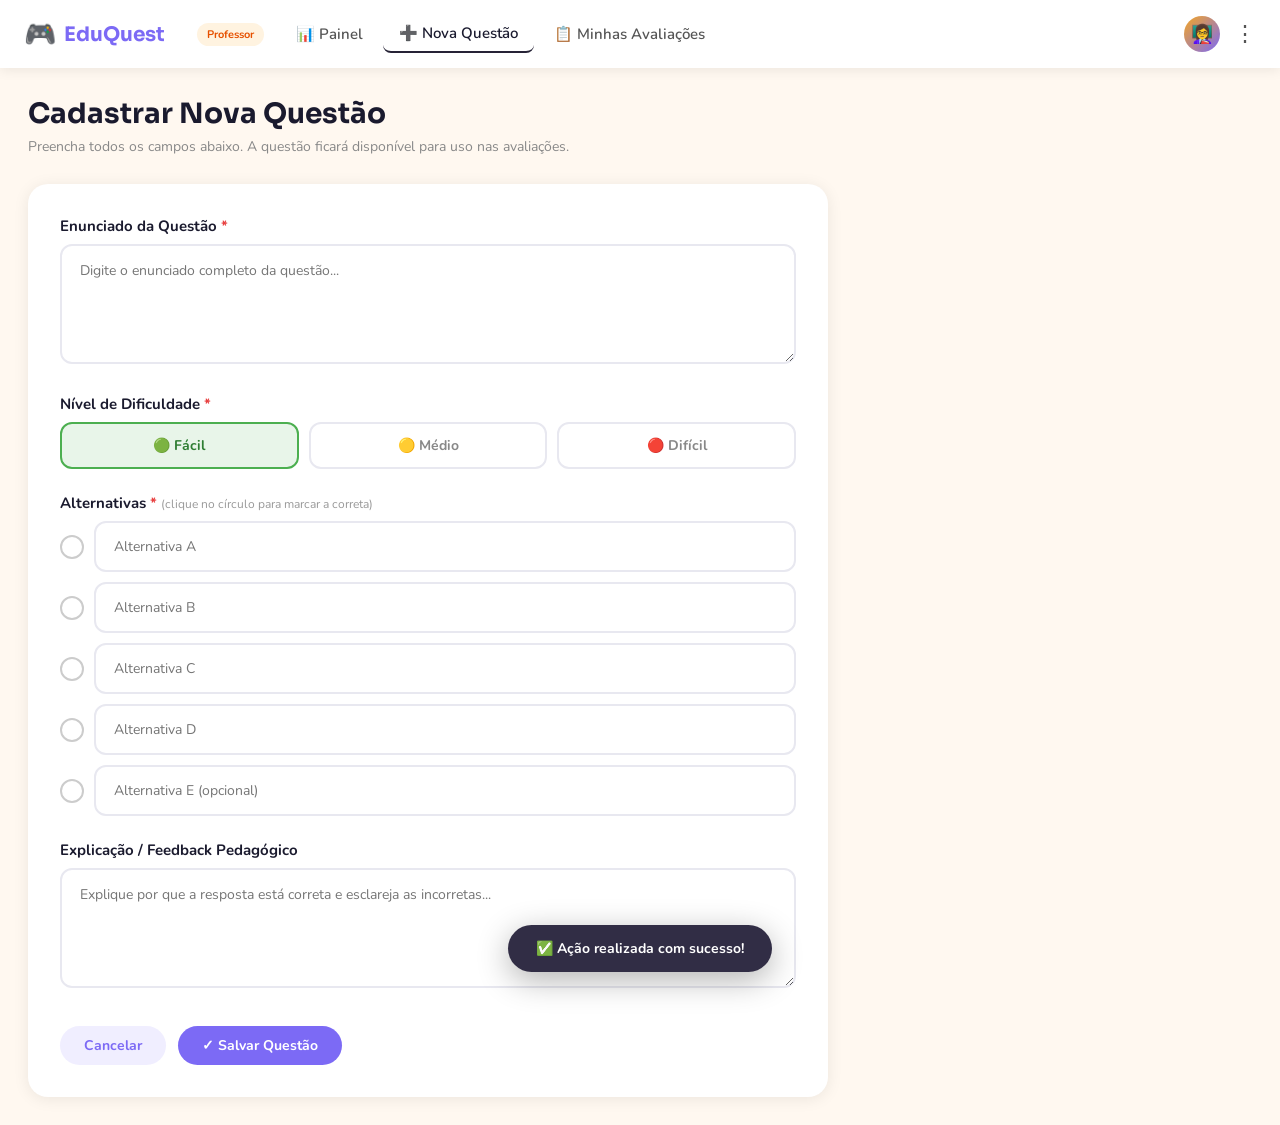
<file: PIM_III_frontend/professor/nova-questao.html>
<!DOCTYPE html>
<html lang="pt-BR">
<head>
<meta charset="UTF-8">
<meta name="viewport" content="width=device-width, initial-scale=1.0">
<title>EduQuest — Nova Questão</title>
<link rel="stylesheet" href="../assets/css/global.css">
<link rel="stylesheet" href="../assets/css/professor.css">
</head>
<body>
<div id="screen-prof-nova-questao" class="screen active">
  <nav class="navbar">
    <div class="nav-logo"><span class="nav-logo-icon">🎮</span> EduQuest</div>
    <span class="nav-role-badge professor">Professor</span>
    <div class="nav-links">
      <button class="nav-link" onclick="goToPainel()">📊 Painel</button>
      <button class="nav-link active">➕ Nova Questão</button>
      <button class="nav-link">📋 Minhas Avaliações</button>
    </div>
    <div class="nav-right">
      <div class="nav-avatar prof">👩‍🏫</div>
      <button class="nav-menu-btn" onclick="toggleDropdown()">⋮</button>
    </div>
  </nav>

  <div class="prof-content">
    <div class="panel-header">
      <h2>Cadastrar Nova Questão</h2>
      <p>Preencha todos os campos abaixo. A questão ficará disponível para uso nas avaliações.</p>
    </div>
    <div class="form-card">
      <div class="form-field">
        <label class="form-label">Enunciado da Questão <span style="color:var(--red)">*</span></label>
        <textarea class="form-textarea" id="new-q-text" placeholder="Digite o enunciado completo da questão..."></textarea>
      </div>

      <div class="form-field">
        <label class="form-label">Nível de Dificuldade <span style="color:var(--red)">*</span></label>
        <div class="difficulty-selector">
          <button class="diff-opt selected-easy" id="diff-easy" onclick="selectDiff('easy')">🟢 Fácil</button>
          <button class="diff-opt" id="diff-medium" onclick="selectDiff('medium')">🟡 Médio</button>
          <button class="diff-opt" id="diff-hard" onclick="selectDiff('hard')">🔴 Difícil</button>
        </div>
      </div>

      <div class="form-field">
        <label class="form-label">Alternativas <span style="color:var(--red)">*</span> <span style="font-size:12px;color:#999;font-weight:400;">(clique no círculo para marcar a correta)</span></label>
        <div class="answer-options-list" id="answer-options">
          <div class="answer-option-row">
            <div class="answer-option-radio" onclick="setCorrect(0)" id="radio-0"></div>
            <input class="form-input answer-option-input" type="text" placeholder="Alternativa A">
          </div>
          <div class="answer-option-row">
            <div class="answer-option-radio" onclick="setCorrect(1)" id="radio-1"></div>
            <input class="form-input answer-option-input" type="text" placeholder="Alternativa B">
          </div>
          <div class="answer-option-row">
            <div class="answer-option-radio" onclick="setCorrect(2)" id="radio-2"></div>
            <input class="form-input answer-option-input" type="text" placeholder="Alternativa C">
          </div>
          <div class="answer-option-row">
            <div class="answer-option-radio" onclick="setCorrect(3)" id="radio-3"></div>
            <input class="form-input answer-option-input" type="text" placeholder="Alternativa D">
          </div>
          <div class="answer-option-row">
            <div class="answer-option-radio" onclick="setCorrect(4)" id="radio-4"></div>
            <input class="form-input answer-option-input" type="text" placeholder="Alternativa E (opcional)">
          </div>
        </div>
      </div>

      <div class="form-field">
        <label class="form-label">Explicação / Feedback Pedagógico</label>
        <textarea class="form-textarea" id="new-q-explanation" placeholder="Explique por que a resposta está correta e esclareja as incorretas..."></textarea>
      </div>

      <div class="form-actions">
        <button class="btn-secondary" onclick="goToPainel()">Cancelar</button>
        <button class="btn-primary" onclick="saveQuestion()">✓ Salvar Questão</button>
      </div>
    </div>
  </div>
</div>

<!-- Dropdown menu -->
<div class="dropdown-overlay" id="dropdown-overlay" onclick="closeDropdown()">
  <div class="dropdown-menu" onclick="event.stopPropagation()">
    <button class="dropdown-item" onclick="closeDropdown()"><span class="icon">👤</span> Usuário</button>
    <button class="dropdown-item" onclick="closeDropdown()"><span class="icon">🔔</span> Notificações</button>
    <button class="dropdown-item danger" onclick="closeDropdown(); goToLogin()"><span class="icon">🚪</span> Sair</button>
  </div>
</div>

<!-- Toast notification -->
<div class="toast" id="toast">✅ Ação realizada com sucesso!</div>

<script src="../assets/js/utils.js"></script>
<script src="../assets/js/professor.js"></script>
<script src="../assets/js/navigation.js"></script>
<script>
function goToPainel() { window.location.href = 'painel.html'; }
function goToLogin() { window.location.href = '../index.html'; }
</script>

<!-- ===== VLibras Widget ===== -->
<div vw class="enabled">
  <div vw-access-button class="active"></div>
  <div vw-plugin-wrapper>
    <div class="vw-plugin-top-wrapper"></div>
  </div>
</div>
<script src="https://vlibras.gov.br/app/vlibras-plugin.js"></script>
<script>new window.VLibras.Widget('https://vlibras.gov.br/app');</script>
</body>
</html>
</file>
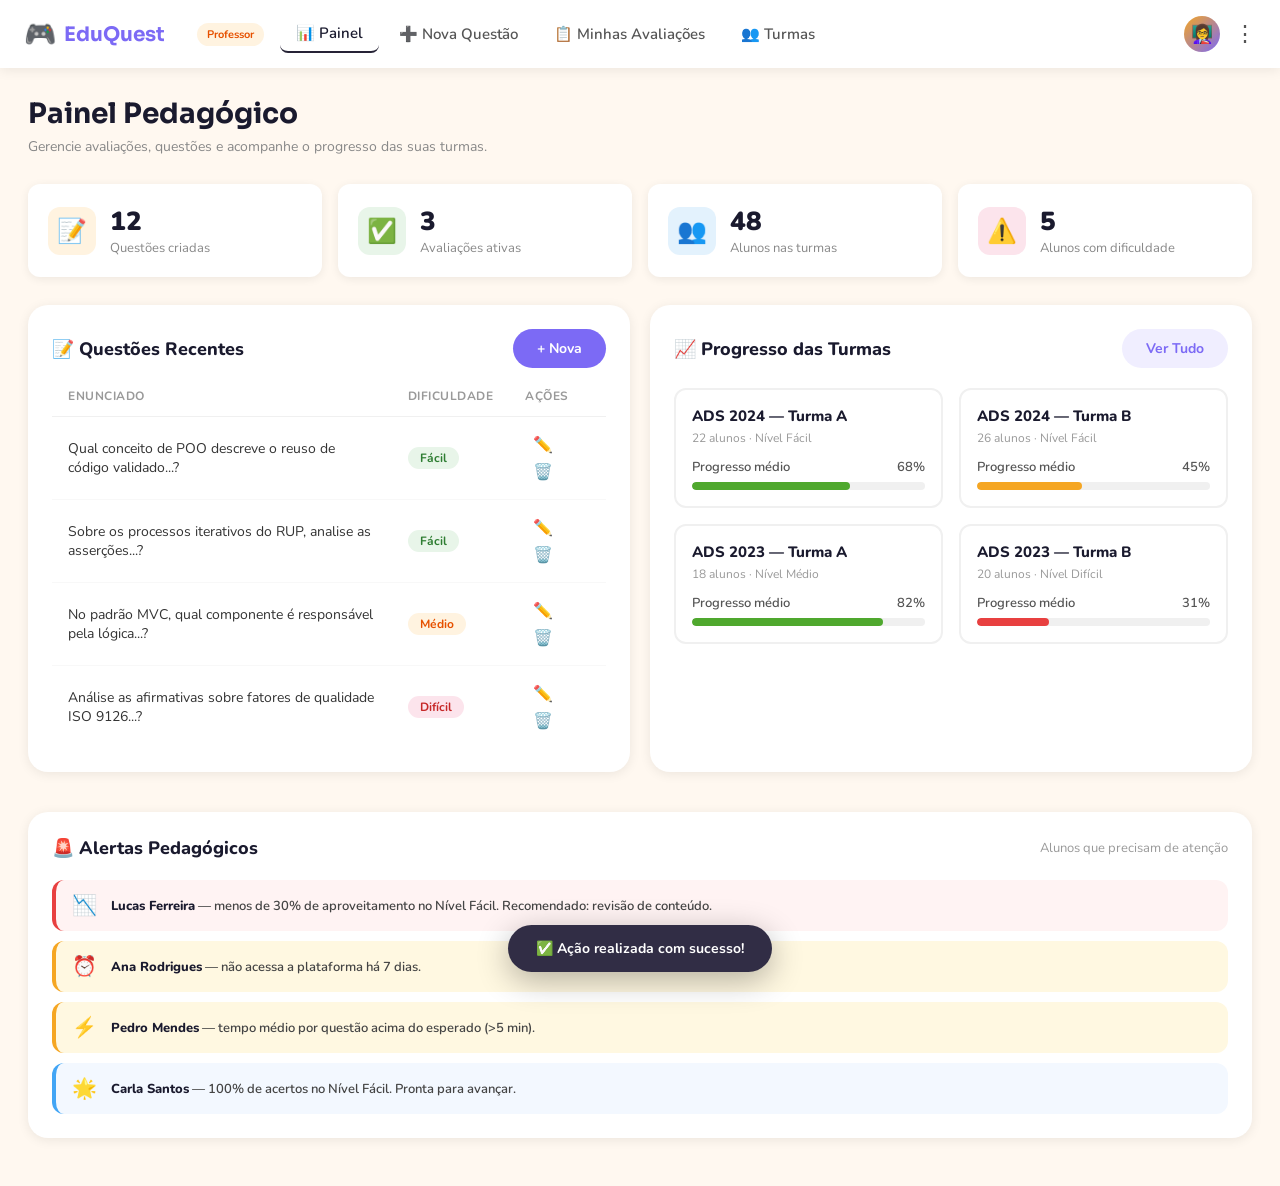
<file: PIM_III_frontend/professor/painel.html>
<!DOCTYPE html>
<html lang="pt-BR">
<head>
<meta charset="UTF-8">
<meta name="viewport" content="width=device-width, initial-scale=1.0">
<title>EduQuest — Painel do Professor</title>
<link rel="stylesheet" href="../assets/css/global.css">
<link rel="stylesheet" href="../assets/css/professor.css">
</head>
<body>
<div id="screen-professor" class="screen active">
  <nav class="navbar">
    <div class="nav-logo"><span class="nav-logo-icon">🎮</span> EduQuest</div>
    <span class="nav-role-badge professor">Professor</span>
    <div class="nav-links">
      <button class="nav-link active">📊 Painel</button>
      <button class="nav-link" onclick="goToNovaQuestao()">➕ Nova Questão</button>
      <button class="nav-link" onclick="goToAvaliacoes()">📋 Minhas Avaliações</button>
      <button class="nav-link">👥 Turmas</button>
    </div>
    <div class="nav-right">
      <div class="nav-avatar prof" onclick="toggleDropdown()">👩‍🏫</div>
      <button class="nav-menu-btn" onclick="toggleDropdown()">⋮</button>
    </div>
  </nav>

  <div class="prof-content">
    <div class="panel-header">
      <h2>Painel Pedagógico</h2>
      <p>Gerencie avaliações, questões e acompanhe o progresso das suas turmas.</p>
    </div>

    <div class="stats-row">
      <div class="stat-card">
        <div class="stat-icon orange">📝</div>
        <div><div class="stat-value">12</div><div class="stat-label">Questões criadas</div></div>
      </div>
      <div class="stat-card">
        <div class="stat-icon green">✅</div>
        <div><div class="stat-value">3</div><div class="stat-label">Avaliações ativas</div></div>
      </div>
      <div class="stat-card">
        <div class="stat-icon blue">👥</div>
        <div><div class="stat-value">48</div><div class="stat-label">Alunos nas turmas</div></div>
      </div>
      <div class="stat-card">
        <div class="stat-icon red">⚠️</div>
        <div><div class="stat-value">5</div><div class="stat-label">Alunos com dificuldade</div></div>
      </div>
    </div>

    <div style="display:grid; grid-template-columns: 1fr 1fr; gap:20px;">

      <!-- Questões recentes -->
      <div class="section-card">
        <div class="section-card-header">
          <div class="section-card-title">📝 Questões Recentes</div>
          <button class="btn-primary" onclick="goToNovaQuestao()">+ Nova</button>
        </div>
        <table class="data-table">
          <thead><tr><th>Enunciado</th><th>Dificuldade</th><th>Ações</th></tr></thead>
          <tbody id="prof-questions-tbody">
            <tr><td>Qual conceito de POO descreve o reuso de código validado...?</td><td><span class="diff-badge easy">Fácil</span></td><td><button class="action-btn" title="Editar">✏️</button><button class="action-btn" title="Excluir">🗑️</button></td></tr>
            <tr><td>Sobre os processos iterativos do RUP, analise as asserções...?</td><td><span class="diff-badge easy">Fácil</span></td><td><button class="action-btn" title="Editar">✏️</button><button class="action-btn" title="Excluir">🗑️</button></td></tr>
            <tr><td>No padrão MVC, qual componente é responsável pela lógica...?</td><td><span class="diff-badge medium">Médio</span></td><td><button class="action-btn" title="Editar">✏️</button><button class="action-btn" title="Excluir">🗑️</button></td></tr>
            <tr><td>Análise as afirmativas sobre fatores de qualidade ISO 9126...?</td><td><span class="diff-badge hard">Difícil</span></td><td><button class="action-btn" title="Editar">✏️</button><button class="action-btn" title="Excluir">🗑️</button></td></tr>
          </tbody>
        </table>
      </div>

      <!-- Progresso das turmas -->
      <div class="section-card">
        <div class="section-card-header">
          <div class="section-card-title">📈 Progresso das Turmas</div>
          <button class="btn-secondary">Ver Tudo</button>
        </div>
        <div class="turma-grid">
          <div class="turma-card">
            <div class="turma-name">ADS 2024 — Turma A</div>
            <div class="turma-meta">22 alunos · Nível Fácil</div>
            <div class="turma-prog-label"><span>Progresso médio</span><span>68%</span></div>
            <div class="progress-bar-wrap"><div class="progress-bar-fill green" style="width:68%"></div></div>
          </div>
          <div class="turma-card">
            <div class="turma-name">ADS 2024 — Turma B</div>
            <div class="turma-meta">26 alunos · Nível Fácil</div>
            <div class="turma-prog-label"><span>Progresso médio</span><span>45%</span></div>
            <div class="progress-bar-wrap"><div class="progress-bar-fill yellow" style="width:45%"></div></div>
          </div>
          <div class="turma-card">
            <div class="turma-name">ADS 2023 — Turma A</div>
            <div class="turma-meta">18 alunos · Nível Médio</div>
            <div class="turma-prog-label"><span>Progresso médio</span><span>82%</span></div>
            <div class="progress-bar-wrap"><div class="progress-bar-fill green" style="width:82%"></div></div>
          </div>
          <div class="turma-card">
            <div class="turma-name">ADS 2023 — Turma B</div>
            <div class="turma-meta">20 alunos · Nível Difícil</div>
            <div class="turma-prog-label"><span>Progresso médio</span><span>31%</span></div>
            <div class="progress-bar-wrap"><div class="progress-bar-fill red" style="width:31%"></div></div>
          </div>
        </div>
      </div>
    </div>

    <!-- Alertas pedagógicos -->
    <div class="section-card" style="margin-top:20px;">
      <div class="section-card-header">
        <div class="section-card-title">🚨 Alertas Pedagógicos</div>
        <span style="font-size:13px;color:#999;">Alunos que precisam de atenção</span>
      </div>
      <div class="alert-list">
        <div class="alert-item danger"><span class="alert-icon">📉</span><div class="alert-text"><span class="alert-name">Lucas Ferreira</span> — menos de 30% de aproveitamento no Nível Fácil. Recomendado: revisão de conteúdo.</div></div>
        <div class="alert-item warn"><span class="alert-icon">⏰</span><div class="alert-text"><span class="alert-name">Ana Rodrigues</span> — não acessa a plataforma há 7 dias.</div></div>
        <div class="alert-item warn"><span class="alert-icon">⚡</span><div class="alert-text"><span class="alert-name">Pedro Mendes</span> — tempo médio por questão acima do esperado (>5 min).</div></div>
        <div class="alert-item info"><span class="alert-icon">🌟</span><div class="alert-text"><span class="alert-name">Carla Santos</span> — 100% de acertos no Nível Fácil. Pronta para avançar.</div></div>
      </div>
    </div>
  </div>
</div>

<!-- Dropdown menu -->
<div class="dropdown-overlay" id="dropdown-overlay" onclick="closeDropdown()">
  <div class="dropdown-menu" onclick="event.stopPropagation()">
    <button class="dropdown-item" onclick="closeDropdown()"><span class="icon">👤</span> Usuário</button>
    <button class="dropdown-item" onclick="closeDropdown()"><span class="icon">🔔</span> Notificações</button>
    <button class="dropdown-item danger" onclick="closeDropdown(); goToLogin()"><span class="icon">🚪</span> Sair</button>
  </div>
</div>

<!-- Toast notification -->
<div class="toast" id="toast">✅ Ação realizada com sucesso!</div>

<script src="../assets/js/utils.js"></script>
<script src="../assets/js/navigation.js"></script>
<script>
function goToNovaQuestao() { window.location.href = 'nova-questao.html'; }
function goToAvaliacoes() { window.location.href = 'avaliacoes.html'; }
function goToLogin() { window.location.href = '../index.html'; }
</script>

<!-- ===== VLibras Widget ===== -->
<div vw class="enabled">
  <div vw-access-button class="active"></div>
  <div vw-plugin-wrapper>
    <div class="vw-plugin-top-wrapper"></div>
  </div>
</div>
<script src="https://vlibras.gov.br/app/vlibras-plugin.js"></script>
<script>new window.VLibras.Widget('https://vlibras.gov.br/app');</script>
</body>
</html>
</file>
<file: PIM_III_frontend/assets/css/global.css>
@import url('https://fonts.googleapis.com/css2?family=Nunito:wght@400;600;700;800;900&family=Sora:wght@400;500;600;700&display=swap');

:root {
  --purple-bg: #9b8afc;
  --purple-dark: #7c6af5;
  --purple-light: #c4b8ff;
  --green: #6fcf4a;
  --green-dark: #4fa82e;
  --yellow: #f5a623;
  --red: #e84040;
  --card-dark: #262336;
  --card-mid: #312d45;
  --text-light: #ffffff;
  --text-muted: rgba(255,255,255,0.65);
  --white: #ffffff;
  --grey-bg: #f3f3f5;
  --radius: 20px;
  --radius-sm: 12px;
}

* { margin: 0; padding: 0; box-sizing: border-box; }

body {
  font-family: 'Nunito', sans-serif;
  background: var(--grey-bg);
  min-height: 100vh;
  overflow-x: hidden;
}

/* ===== SCREENS ===== */
.screen { display: none; min-height: 100vh; }
.screen.active { display: flex; flex-direction: column; }

/* ===== LOGIN ===== */
#screen-login {
  background: radial-gradient(ellipse at 20% 20%, #8bc34a 0%, transparent 50%),
              radial-gradient(ellipse at 80% 70%, #c8b4f8 0%, transparent 55%),
              radial-gradient(ellipse at 60% 10%, #d4aaff 0%, transparent 40%),
              #b0c8a0;
  align-items: center;
  justify-content: space-between;
  padding: 40px 20px;
}

.login-role-selector {
  display: flex; gap: 12px; flex-wrap: wrap; justify-content: center;
  margin-bottom: 8px;
}

.login-role-label {
  font-size: 13px;
  color: #333;
  text-align: center;
  margin-bottom: 10px;
  font-weight: 700;
}

.role-btn {
  background: white;
  border: 3px solid transparent;
  border-radius: 50px;
  padding: 12px 28px;
  font-family: 'Nunito', sans-serif;
  font-size: 16px;
  font-weight: 700;
  color: #1a1a2e;
  cursor: pointer;
  box-shadow: 0 4px 20px rgba(0,0,0,0.15);
  transition: transform 0.15s, border-color 0.15s;
}
.role-btn:hover { transform: scale(1.04); }
.role-btn.active { border-color: var(--purple-dark); background: #f0eeff; }

.login-card {
  background: var(--card-dark);
  border-radius: 28px;
  padding: 36px 32px;
  width: 100%;
  max-width: 480px;
  box-shadow: 0 20px 60px rgba(0,0,0,0.35);
}

.login-card h1 {
  font-family: 'Sora', sans-serif;
  font-size: 36px;
  font-weight: 700;
  color: var(--white);
  text-align: center;
  margin-bottom: 6px;
}

.login-role-indicator {
  text-align: center;
  font-size: 13px;
  color: var(--purple-light);
  margin-bottom: 24px;
  font-weight: 600;
}

.field-group { margin-bottom: 20px; }
.field-group label {
  font-size: 22px;
  font-weight: 700;
  color: var(--white);
  display: block;
  margin-bottom: 8px;
}

.field-group input {
  width: 100%;
  background: #d8d5cc;
  border: none;
  border-radius: 50px;
  padding: 16px 22px;
  font-family: 'Nunito', sans-serif;
  font-size: 15px;
  color: #555;
  outline: none;
  transition: box-shadow 0.2s;
}
.field-group input:focus { box-shadow: 0 0 0 3px var(--purple-light); }

.password-wrap { position: relative; }
.password-wrap input { padding-right: 50px; }
.toggle-pw {
  position: absolute; right: 18px; top: 50%;
  transform: translateY(-50%);
  background: none; border: none;
  cursor: pointer; font-size: 18px; color: #888;
}

.btn-cadastrar {
  display: block;
  margin: 28px auto 0;
  background: #3d3a50;
  color: #ccc;
  border: none;
  border-radius: 50px;
  padding: 12px 32px;
  font-family: 'Nunito', sans-serif;
  font-size: 14px;
  cursor: pointer;
  transition: background 0.2s;
}
.btn-cadastrar:hover { background: #4d4a60; }

.btn-entrar-principal {
  display: block;
  margin: 16px auto 0;
  background: var(--purple-dark);
  color: white;
  border: none;
  border-radius: 50px;
  padding: 16px 0;
  width: 100%;
  font-family: 'Nunito', sans-serif;
  font-size: 16px;
  font-weight: 700;
  cursor: pointer;
  transition: background 0.2s, transform 0.15s;
}
.btn-entrar-principal:hover { background: #6a59e0; transform: scale(1.02); }

.btn-entrar-sem {
  background: white;
  border: none;
  border-radius: 50px;
  padding: 18px 0;
  width: 100%;
  max-width: 320px;
  font-family: 'Nunito', sans-serif;
  font-size: 18px;
  font-weight: 700;
  color: #1a1a2e;
  cursor: pointer;
  box-shadow: 0 4px 20px rgba(0,0,0,0.15);
  transition: transform 0.15s;
}
.btn-entrar-sem:hover { transform: scale(1.03); }

/* ===== NAVBAR ===== */
.navbar {
  background: white;
  display: flex;
  align-items: center;
  padding: 0 24px;
  height: 68px;
  box-shadow: 0 2px 12px rgba(0,0,0,0.08);
  position: sticky; top: 0; z-index: 100;
}

.nav-logo {
  display: flex; align-items: center; gap: 8px;
  margin-right: 32px;
  font-family: 'Sora', sans-serif;
  font-weight: 700;
  font-size: 20px;
  color: var(--purple-dark);
  text-decoration: none;
  cursor: pointer;
}
.nav-logo-icon { font-size: 26px; }

.nav-role-badge {
  font-size: 11px;
  font-weight: 700;
  padding: 4px 10px;
  border-radius: 20px;
  margin-right: 16px;
}
.nav-role-badge.aluno { background: #e8f5e9; color: #2e7d32; }
.nav-role-badge.professor { background: #fff3e0; color: #e65100; }
.nav-role-badge.admin { background: #fce4ec; color: #c62828; }

.nav-links { display: flex; gap: 4px; }
.nav-link {
  display: flex; align-items: center; gap: 6px;
  padding: 8px 16px;
  border-radius: 8px;
  background: none; border: none;
  font-family: 'Nunito', sans-serif;
  font-size: 15px;
  font-weight: 600;
  color: #555;
  cursor: pointer;
  transition: all 0.15s;
  text-decoration: none;
}
.nav-link:hover { background: #f0eeff; color: var(--purple-dark); }
.nav-link.active { border-bottom: 2px solid var(--card-dark); color: #1a1a2e; }

.nav-right { margin-left: auto; display: flex; align-items: center; gap: 14px; }
.nav-stat { display: flex; align-items: center; gap: 5px; font-weight: 700; font-size: 15px; }
.nav-avatar {
  width: 36px; height: 36px; border-radius: 50%;
  background: linear-gradient(135deg, #f5a623, #e84040);
  display: flex; align-items: center; justify-content: center;
  font-size: 18px; cursor: pointer;
  position: relative;
}
.nav-avatar.prof { background: linear-gradient(135deg, #f5a623, #7c6af5); }
.nav-avatar.adm  { background: linear-gradient(135deg, #e84040, #262336); }

.nav-menu-btn {
  background: none; border: none;
  font-size: 22px; cursor: pointer; color: #555;
}

/* Dropdown menu */
.dropdown-overlay {
  display: none; position: fixed; inset: 0; z-index: 200;
}
.dropdown-overlay.open { display: block; }
.dropdown-menu {
  position: absolute; top: 68px; right: 16px;
  background: white;
  border-radius: var(--radius-sm);
  box-shadow: 0 8px 32px rgba(0,0,0,0.18);
  min-width: 200px;
  overflow: hidden;
  animation: dropIn 0.2s ease;
}
@keyframes dropIn {
  from { opacity: 0; transform: translateY(-8px); }
  to { opacity: 1; transform: translateY(0); }
}
.dropdown-item {
  display: flex; align-items: center; gap: 12px;
  padding: 16px 20px;
  font-size: 15px; font-weight: 600; color: #333;
  cursor: pointer; border: none; background: none;
  width: 100%; text-align: left;
  transition: background 0.15s;
}
.dropdown-item:hover { background: #f5f4ff; }
.dropdown-item.danger { color: var(--red); }
.dropdown-item span.icon { font-size: 18px; }

/* ===== MODAL ===== */
.modal-overlay {
  display: none; position: fixed; inset: 0;
  background: rgba(0,0,0,0.45); z-index: 300;
  align-items: center; justify-content: center;
}
.modal-overlay.open { display: flex; }
.modal-box {
  background: #f0f0f2;
  border-radius: 24px;
  padding: 48px 40px;
  max-width: 480px; width: 90%;
  text-align: center;
  animation: popIn 0.25s ease;
}
@keyframes popIn {
  from { transform: scale(0.9); opacity: 0; }
  to { transform: scale(1); opacity: 1; }
}
.modal-box h2 {
  font-size: 32px; font-weight: 900; color: #1a1a2e;
  line-height: 1.2; margin-bottom: 36px;
}
.btn-ok {
  background: var(--green);
  color: white;
  border: none; border-radius: 50px;
  padding: 18px 72px;
  font-family: 'Nunito', sans-serif;
  font-size: 20px; font-weight: 700;
  cursor: pointer; transition: background 0.15s;
}
.btn-ok:hover { background: var(--green-dark); }

/* ===== TOAST ===== */
.toast {
  position: fixed; bottom: 28px; left: 50%; transform: translateX(-50%) translateY(100px);
  background: #312d45; color: white;
  padding: 14px 28px; border-radius: 50px;
  font-size: 14px; font-weight: 700;
  box-shadow: 0 8px 32px rgba(0,0,0,0.3);
  z-index: 999;
  transition: transform 0.35s cubic-bezier(0.34,1.56,0.64,1);
  display: flex; align-items: center; gap: 10px;
}
.toast.show { transform: translateX(-50%) translateY(0); }

.flex-center { display: flex; align-items: center; justify-content: center; }
.gap-8 { gap: 8px; }
.mt-12 { margin-top: 12px; }

/* ===== RESPONSIVE ===== */
@media (max-width: 900px) {
  .stats-row, .admin-stats { grid-template-columns: 1fr 1fr; }
  .admin-sidebar { display: none; }
}
@media (max-width: 700px) {
  .levels-row { grid-template-columns: 1fr; }
  .settings-grid { grid-template-columns: 1fr; }
  .quick-actions { grid-template-columns: 1fr 1fr; }
  .turma-grid { grid-template-columns: 1fr; }
  .level-card-top h3 { font-size: 16px; }
  .prof-content, .admin-main { padding: 16px; }
}
</file>
<file: PIM_III_frontend/assets/css/admin.css>
:root {
  --purple-bg: #9b8afc;
  --purple-dark: #7c6af5;
  --purple-light: #c4b8ff;
  --green: #6fcf4a;
  --green-dark: #4fa82e;
  --yellow: #f5a623;
  --red: #e84040;
  --card-dark: #262336;
  --card-mid: #312d45;
  --radius: 20px;
  --radius-sm: 12px;
}

/* ===== ADMIN PANEL ===== */
#screen-admin { background: #1a1a2e; }

.admin-layout {
  display: flex; flex: 1; min-height: calc(100vh - 68px);
}

.admin-sidebar {
  width: 240px; background: #262336; flex-shrink: 0;
  padding: 24px 0;
  display: flex; flex-direction: column;
}
.sidebar-section-label {
  font-size: 11px; font-weight: 700; color: rgba(255,255,255,0.4);
  text-transform: uppercase; letter-spacing: 1px;
  padding: 8px 24px 6px;
  margin-top: 16px;
}
.sidebar-item {
  display: flex; align-items: center; gap: 12px;
  padding: 12px 24px;
  font-size: 14px; font-weight: 600; color: rgba(255,255,255,0.7);
  cursor: pointer; border: none; background: none;
  font-family: 'Nunito', sans-serif;
  transition: all 0.15s;
  width: 100%; text-align: left;
  border-left: 3px solid transparent;
}
.sidebar-item:hover { background: rgba(255,255,255,0.06); color: white; }
.sidebar-item.active { background: rgba(124,106,245,0.2); color: white; border-left-color: var(--purple-dark); }
.sidebar-item-icon { font-size: 18px; width: 22px; text-align: center; }

.admin-main { flex: 1; padding: 28px; overflow-y: auto; }

/* Admin navbar override */
#screen-admin .navbar {
  background: #262336;
  box-shadow: 0 2px 12px rgba(0,0,0,0.4);
}
#screen-admin .navbar .nav-logo { color: var(--purple-light); }
#screen-admin .navbar .nav-link { color: rgba(255,255,255,0.6); }
#screen-admin .navbar .nav-link:hover { background: rgba(255,255,255,0.08); color: white; }
#screen-admin .navbar .nav-link.active { border-color: var(--purple-light); color: white; }
#screen-admin .navbar .nav-stat { color: white; }
#screen-admin .navbar .nav-menu-btn { color: rgba(255,255,255,0.6); }

.admin-section { display: none; }
.admin-section.active { display: block; }

/* Admin stat cards */
.admin-stats {
  display: grid;
  grid-template-columns: repeat(4, 1fr);
  gap: 16px;
  margin-bottom: 28px;
}
.admin-stat {
  background: #262336;
  border-radius: var(--radius-sm);
  padding: 20px;
  border: 1px solid rgba(255,255,255,0.06);
}
.admin-stat-label { font-size: 13px; color: rgba(255,255,255,0.5); margin-bottom: 8px; }
.admin-stat-value { font-size: 30px; font-weight: 900; color: white; }
.admin-stat-sub { font-size: 12px; color: rgba(255,255,255,0.4); margin-top: 4px; }
.admin-stat-value.green { color: var(--green); }
.admin-stat-value.yellow { color: var(--yellow); }
.admin-stat-value.red { color: var(--red); }
.admin-stat-value.purple { color: var(--purple-light); }

.admin-card {
  background: #262336;
  border-radius: var(--radius);
  padding: 24px;
  border: 1px solid rgba(255,255,255,0.06);
  margin-bottom: 20px;
}
.admin-card-header {
  display: flex; align-items: center; justify-content: space-between;
  margin-bottom: 20px;
}
.admin-card-title {
  font-size: 16px; font-weight: 800; color: white;
  display: flex; align-items: center; gap: 8px;
}

/* Admin table */
.admin-table { width: 100%; border-collapse: collapse; }
.admin-table th {
  text-align: left;
  font-size: 11px; font-weight: 700; color: rgba(255,255,255,0.4);
  text-transform: uppercase; letter-spacing: 0.5px;
  padding: 0 16px 12px;
  border-bottom: 1px solid rgba(255,255,255,0.06);
}
.admin-table td {
  padding: 14px 16px;
  font-size: 14px; color: rgba(255,255,255,0.8);
  border-bottom: 1px solid rgba(255,255,255,0.04);
  vertical-align: middle;
}
.admin-table tr:last-child td { border-bottom: none; }
.admin-table tr:hover td { background: rgba(255,255,255,0.03); }

.status-badge {
  display: inline-flex; align-items: center; gap: 6px;
  padding: 4px 12px; border-radius: 20px;
  font-size: 12px; font-weight: 700;
}
.status-badge::before { content: '●'; font-size: 8px; }
.status-badge.active   { background: rgba(111,207,74,0.15); color: var(--green); }
.status-badge.inactive { background: rgba(232,64,64,0.15); color: var(--red); }
.status-badge.pending  { background: rgba(245,166,35,0.15); color: var(--yellow); }

.role-tag {
  display: inline-block; padding: 3px 10px; border-radius: 20px;
  font-size: 12px; font-weight: 700;
}
.role-tag.aluno     { background: rgba(111,207,74,0.15); color: var(--green); }
.role-tag.professor { background: rgba(245,166,35,0.2); color: var(--yellow); }
.role-tag.admin     { background: rgba(155,138,252,0.2); color: var(--purple-light); }

.admin-action-btn {
  background: rgba(255,255,255,0.06); border: none;
  color: rgba(255,255,255,0.7); cursor: pointer;
  font-size: 14px; padding: 6px 12px;
  border-radius: 6px; font-family: 'Nunito', sans-serif;
  font-weight: 600; transition: all 0.15s;
  margin-right: 4px;
}
.admin-action-btn:hover { background: rgba(255,255,255,0.12); color: white; }
.admin-action-btn.danger:hover { background: rgba(232,64,64,0.2); color: var(--red); }

/* Modal for adding user */
.modal-dark {
  background: #312d45;
  border-radius: 24px;
  padding: 36px;
  max-width: 500px; width: 90%;
  animation: popIn 0.25s ease;
}
.modal-dark h3 {
  font-size: 22px; font-weight: 900; color: white;
  margin-bottom: 24px;
}
.dark-field { margin-bottom: 18px; }
.dark-label {
  display: block; font-size: 13px; font-weight: 700;
  color: rgba(255,255,255,0.6); margin-bottom: 8px;
}
.dark-input, .dark-select {
  width: 100%;
  background: rgba(255,255,255,0.07);
  border: 1.5px solid rgba(255,255,255,0.12);
  border-radius: var(--radius-sm);
  padding: 12px 16px;
  font-family: 'Nunito', sans-serif;
  font-size: 14px; color: white;
  outline: none; transition: border-color 0.2s;
}
.dark-input:focus, .dark-select:focus { border-color: var(--purple-light); }
.dark-select option { background: #312d45; color: white; }
.modal-actions { display: flex; gap: 12px; margin-top: 28px; justify-content: flex-end; }

/* Log items */
.log-list { display: flex; flex-direction: column; gap: 0; }
.log-item {
  display: flex; align-items: center; gap: 14px;
  padding: 12px 0;
  border-bottom: 1px solid rgba(255,255,255,0.04);
  font-size: 13px; color: rgba(255,255,255,0.6);
}
.log-item:last-child { border-bottom: none; }
.log-dot { width: 8px; height: 8px; border-radius: 50%; flex-shrink: 0; }
.log-dot.green { background: var(--green); }
.log-dot.yellow { background: var(--yellow); }
.log-dot.red { background: var(--red); }
.log-dot.blue { background: #42a5f5; }
.log-time { margin-left: auto; font-size: 12px; white-space: nowrap; }

/* Search input */
.search-bar {
  display: flex; align-items: center; gap: 10px;
  background: rgba(255,255,255,0.07);
  border: 1.5px solid rgba(255,255,255,0.1);
  border-radius: 50px; padding: 10px 18px;
  margin-bottom: 20px; max-width: 360px;
}
.search-bar input {
  background: none; border: none; outline: none;
  font-family: 'Nunito', sans-serif; font-size: 14px;
  color: white; width: 100%;
}
.search-bar input::placeholder { color: rgba(255,255,255,0.3); }
</file>
<file: PIM_III_frontend/assets/css/aluno.css>
:root {
  --purple-bg: #9b8afc;
  --purple-dark: #7c6af5;
  --purple-light: #c4b8ff;
  --green: #6fcf4a;
  --green-dark: #4fa82e;
  --yellow: #f5a623;
  --red: #e84040;
  --card-dark: #262336;
  --card-mid: #312d45;
  --radius: 20px;
  --radius-sm: 12px;
}

/* ===== HOME (ALUNO) ===== */
#screen-home { background: #a89eff; }
.home-content { padding: 20px; flex: 1; }

.levels-row {
  display: grid;
  grid-template-columns: 1fr 1fr 1fr;
  gap: 14px;
  margin-bottom: 20px;
}

.level-card {
  border-radius: var(--radius);
  overflow: hidden;
  cursor: pointer;
  transition: transform 0.2s, box-shadow 0.2s;
  box-shadow: 0 4px 16px rgba(0,0,0,0.18);
}
.level-card:hover { transform: translateY(-3px); box-shadow: 0 8px 24px rgba(0,0,0,0.25); }

.level-card-top {
  padding: 20px 16px 14px;
  display: flex; flex-direction: column; align-items: center; gap: 8px;
}
.level-card-top h3 { font-size: 20px; font-weight: 800; color: white; text-shadow: 0 1px 4px rgba(0,0,0,0.2); }
.level-card-top .sub { font-size: 12px; font-weight: 600; color: rgba(255,255,255,0.85); }

.level-card-top.green { background: #4caf50; }
.level-card-top.yellow { background: #f5a623; }
.level-card-top.red { background: #e84040; }

.level-trail { display: flex; align-items: center; gap: 6px; padding: 10px 14px; }
.trail-node {
  width: 30px; height: 30px; border-radius: 50%;
  border: 2px solid #aaa;
  display: flex; align-items: center; justify-content: center;
  font-size: 12px; font-weight: 700;
  background: white; color: #555;
  flex-shrink: 0;
}
.trail-node.active { border-color: #333; background: white; color: #333; }
.trail-node.locked { color: #bbb; }
.trail-line { flex: 1; height: 2px; border-top: 2px dashed #ccc; }

.level-card-bot {
  background: white;
  padding: 10px 14px;
  display: flex; align-items: center; gap: 8px;
  font-size: 13px; font-weight: 700; color: #555;
}
.level-card-bot .lock-icon { font-size: 22px; color: white; }

.level-locked .level-card-top {
  display: flex; align-items: center; justify-content: center;
}

/* Quick actions */
.quick-actions {
  display: grid;
  grid-template-columns: 1fr 1fr 1fr 1fr;
  gap: 12px;
  margin-bottom: 20px;
}

.qa-btn {
  background: #7c6af5;
  border: none; border-radius: var(--radius-sm);
  padding: 16px 10px;
  display: flex; flex-direction: column; align-items: center; gap: 8px;
  cursor: pointer;
  transition: transform 0.15s, background 0.15s;
  font-family: 'Nunito', sans-serif;
}
.qa-btn:hover { transform: scale(1.04); background: #6a59e0; }
.qa-btn span.qa-icon { font-size: 26px; }
.qa-btn span.qa-label { font-size: 12px; font-weight: 700; color: white; }

/* Missions */
.missions-card {
  background: white;
  border-radius: var(--radius);
  padding: 18px 20px;
  box-shadow: 0 2px 12px rgba(0,0,0,0.08);
}
.missions-header {
  display: flex; align-items: center; justify-content: space-between;
  margin-bottom: 4px;
}
.missions-title { font-size: 17px; font-weight: 800; display: flex; align-items: center; gap: 8px; }
.missions-count { font-size: 13px; color: #999; }
.mission-divider { height: 1px; background: #f0f0f0; margin: 10px 0; }
.mission-item {
  display: flex; align-items: center; gap: 12px;
  padding: 6px 0; font-size: 14px; color: #444; font-weight: 600;
}
.mission-check { font-size: 20px; color: #ddd; }
.mission-reward { margin-left: auto; font-size: 13px; font-weight: 700; color: #555; display: flex; align-items: center; gap: 4px; }
.btn-ver-missoes {
  margin-top: 14px;
  background: var(--green);
  border: none; border-radius: 50px;
  padding: 9px 28px;
  font-family: 'Nunito', sans-serif;
  font-size: 14px; font-weight: 700; color: #1a2a0a;
  cursor: pointer; transition: background 0.15s;
}
.btn-ver-missoes:hover { background: var(--green-dark); color: white; }

/* ===== SETTINGS ===== */
#screen-settings { background: #a89eff; }

.settings-content { padding: 24px; flex: 1; }
.breadcrumb { font-size: 13px; color: rgba(255,255,255,0.75); margin-bottom: 10px; }
.settings-title { font-size: 42px; font-weight: 900; color: white; margin-bottom: 6px; }
.settings-sub { font-size: 14px; color: rgba(255,255,255,0.8); margin-bottom: 28px; }

.settings-grid {
  display: grid;
  grid-template-columns: 1fr 1fr 1fr;
  gap: 16px;
  margin-bottom: 32px;
}

.settings-card {
  background: white;
  border-radius: var(--radius);
  padding: 22px 20px;
  display: flex; align-items: flex-start; gap: 16px;
  cursor: pointer;
  transition: transform 0.15s, box-shadow 0.15s;
  box-shadow: 0 2px 10px rgba(0,0,0,0.08);
}
.settings-card:hover { transform: translateY(-2px); box-shadow: 0 6px 20px rgba(0,0,0,0.14); }
.settings-card-icon { font-size: 36px; flex-shrink: 0; }
.settings-card-body { flex: 1; }
.settings-card-title { font-size: 18px; font-weight: 800; color: #1a1a2e; margin-bottom: 4px; }
.settings-card-desc { font-size: 13px; color: #777; line-height: 1.5; }
.settings-card-arrow { font-size: 18px; color: #bbb; align-self: center; }

.settings-toggles {
  background: white;
  border-radius: 50px;
  padding: 18px 36px;
  display: inline-flex; align-items: center; gap: 36px;
  box-shadow: 0 2px 12px rgba(0,0,0,0.1);
}
.toggle-group { display: flex; align-items: center; gap: 12px; font-size: 16px; font-weight: 700; color: #333; }

.toggle-switch { position: relative; width: 56px; height: 30px; }
.toggle-switch input { opacity: 0; width: 0; height: 0; }
.toggle-slider {
  position: absolute; inset: 0;
  background: #ccc; border-radius: 30px;
  cursor: pointer; transition: background 0.2s;
  border: 2px solid #bbb;
}
.toggle-slider::before {
  content: '';
  position: absolute;
  width: 22px; height: 22px;
  left: 2px; top: 2px;
  background: white; border-radius: 50%;
  transition: transform 0.2s;
}
.toggle-switch input:checked + .toggle-slider { background: var(--green); border-color: var(--green); }
.toggle-switch input:checked + .toggle-slider::before { transform: translateX(26px); }
.toggle-switch.theme input:checked + .toggle-slider { background: var(--yellow); border-color: var(--yellow); }

/* ===== QUIZ SCREEN ===== */
#screen-quiz { background: #a89eff; }

.quiz-topbar {
  display: flex; align-items: flex-start;
  padding: 20px 24px 0;
  gap: 16px;
}

.btn-back-quiz {
  background: none; border: none;
  font-family: 'Nunito', sans-serif;
  font-size: 17px; font-weight: 700;
  color: #1a1a2e; cursor: pointer;
  display: flex; align-items: center; gap: 4px;
  padding: 4px 0;
  white-space: nowrap;
}

.quiz-title-box {
  background: white;
  border-radius: 16px;
  padding: 12px 24px;
  text-align: center;
  flex: 1;
  font-size: 16px; font-weight: 700; color: #1a1a2e;
  line-height: 1.3;
}

.level-badge {
  border-radius: 12px;
  padding: 10px 18px;
  font-size: 15px; font-weight: 700; color: white;
  white-space: nowrap;
}
.level-badge.easy { background: var(--green-dark); }
.level-badge.medium { background: var(--yellow); }
.level-badge.hard { background: var(--red); }

.quiz-content { padding: 16px 24px 24px; flex: 1; display: flex; flex-direction: column; }

.quiz-card {
  background: white;
  border-radius: var(--radius);
  padding: 24px 28px;
  flex: 1;
  box-shadow: 0 2px 16px rgba(0,0,0,0.1);
}

.question-counter {
  font-size: 14px; font-weight: 700; color: #777;
  margin-bottom: 20px;
}
.question-counter strong { color: #1a1a2e; }

.question-text {
  font-size: 14px; line-height: 1.75; color: #2a2a3e;
  margin-bottom: 24px;
  text-align: justify;
}

.options-list { display: flex; flex-direction: column; gap: 10px; }
.option-item {
  display: flex; align-items: center; gap: 14px;
  border: 2px solid #e0e0e8;
  border-radius: 50px;
  padding: 14px 20px;
  cursor: pointer;
  transition: all 0.15s;
}
.option-item:hover { border-color: var(--purple-light); background: #f6f3ff; }
.option-item.selected { border-color: var(--green-dark); background: #f0fff0; }
.option-item.selected .option-radio { background: var(--green-dark); border-color: var(--green-dark); }
.option-item.correct { border-color: var(--green-dark); background: #e8f8e8; }
.option-item.wrong { border-color: var(--red); background: #ffe8e8; }

.option-radio {
  width: 26px; height: 26px; border-radius: 50%;
  border: 2px solid #ccc;
  flex-shrink: 0; transition: all 0.15s;
  display: flex; align-items: center; justify-content: center;
}
.option-radio.filled { background: var(--green-dark); border-color: var(--green-dark); }
.option-radio.filled::after { content: ''; width: 10px; height: 10px; border-radius: 50%; background: white; }

.option-text { font-size: 14px; font-weight: 600; color: #333; }

.help-buttons { display: flex; gap: 10px; margin-top: 16px; flex-wrap: wrap; }
.help-btn {
  background: #f3f3f3;
  border: none; border-radius: 50px;
  padding: 9px 18px;
  font-family: 'Nunito', sans-serif;
  font-size: 13px; font-weight: 700; color: #555;
  cursor: pointer; display: flex; align-items: center; gap: 6px;
  transition: background 0.15s;
}
.help-btn:hover { background: #ebebeb; }
.help-btn .diamond-icon { font-size: 14px; }

.quiz-bottombar {
  background: white;
  border-radius: 50px;
  padding: 14px 10px;
  display: flex; align-items: center; justify-content: space-between;
  margin-top: 16px;
  box-shadow: 0 2px 10px rgba(0,0,0,0.08);
}
.nav-quiz-btn {
  background: none; border: none;
  font-family: 'Nunito', sans-serif;
  font-size: 14px; font-weight: 700; color: #555;
  cursor: pointer; padding: 8px 16px;
  border-radius: 50px; transition: background 0.15s;
}
.nav-quiz-btn:hover { background: #f0eeff; color: var(--purple-dark); }
.nav-quiz-btn.primary { color: #1a1a2e; font-size: 15px; }

.btn-save {
  display: flex; align-items: center; gap: 6px;
  background: none; border: none;
  font-family: 'Nunito', sans-serif;
  font-size: 14px; font-weight: 700; color: #555;
  cursor: pointer; padding: 8px 16px;
}

.feedback-box {
  display: none;
  margin-top: 16px; padding: 16px 20px;
  border-radius: var(--radius-sm);
  font-size: 14px; font-weight: 600; line-height: 1.6;
}
.feedback-box.correct { background: #e8f8e8; border: 2px solid var(--green); color: #1a5a1a; }
.feedback-box.wrong { background: #ffe8e8; border: 2px solid var(--red); color: #5a1a1a; }
.feedback-box.show { display: block; }

/* Result screen */
#screen-result {
  background: #a89eff;
  align-items: center; justify-content: center;
}
.result-card {
  background: white;
  border-radius: 28px;
  padding: 48px 40px;
  max-width: 500px; width: 90%;
  text-align: center;
  box-shadow: 0 8px 40px rgba(0,0,0,0.18);
  animation: popIn 0.3s ease;
}
.result-icon { font-size: 72px; margin-bottom: 16px; }
.result-title { font-size: 28px; font-weight: 900; color: #1a1a2e; margin-bottom: 8px; }
.result-score { font-size: 64px; font-weight: 900; color: var(--green-dark); margin: 16px 0; }
.result-sub { font-size: 16px; color: #666; margin-bottom: 32px; }
.result-actions { display: flex; gap: 14px; justify-content: center; flex-wrap: wrap; }
.btn-result {
  border: none; border-radius: 50px;
  padding: 14px 32px;
  font-family: 'Nunito', sans-serif;
  font-size: 16px; font-weight: 700;
  cursor: pointer; transition: transform 0.15s;
}
.btn-result:hover { transform: scale(1.03); }
.btn-result.primary { background: var(--purple-dark); color: white; }
.btn-result.secondary { background: #f0eeff; color: var(--purple-dark); }
</file>
<file: PIM_III_frontend/assets/css/professor.css>
:root {
  --purple-bg: #9b8afc;
  --purple-dark: #7c6af5;
  --purple-light: #c4b8ff;
  --green: #6fcf4a;
  --green-dark: #4fa82e;
  --yellow: #f5a623;
  --red: #e84040;
  --card-dark: #262336;
  --card-mid: #312d45;
  --radius: 20px;
  --radius-sm: 12px;
}

/* ===== PROFESSOR PANEL ===== */
#screen-professor { background: #fff8f0; }
#screen-prof-nova-questao { background: #fff8f0; }

.prof-content { padding: 28px; flex: 1; }

.panel-header {
  margin-bottom: 28px;
}
.panel-header h2 {
  font-family: 'Sora', sans-serif;
  font-size: 28px; font-weight: 700; color: #1a1a2e;
  margin-bottom: 6px;
}
.panel-header p { font-size: 14px; color: #888; }

/* Stats row */
.stats-row {
  display: grid;
  grid-template-columns: repeat(4, 1fr);
  gap: 16px;
  margin-bottom: 28px;
}

.stat-card {
  background: white;
  border-radius: var(--radius-sm);
  padding: 20px;
  box-shadow: 0 2px 10px rgba(0,0,0,0.07);
  display: flex; align-items: center; gap: 14px;
  transition: transform 0.15s;
}
.stat-card:hover { transform: translateY(-2px); }
.stat-icon {
  width: 48px; height: 48px; border-radius: 12px;
  display: flex; align-items: center; justify-content: center;
  font-size: 24px; flex-shrink: 0;
}
.stat-icon.orange { background: #fff3e0; }
.stat-icon.green  { background: #e8f5e9; }
.stat-icon.blue   { background: #e3f2fd; }
.stat-icon.red    { background: #fce4ec; }
.stat-value { font-size: 26px; font-weight: 900; color: #1a1a2e; }
.stat-label { font-size: 13px; color: #888; }

/* Section card */
.section-card {
  background: white;
  border-radius: var(--radius);
  padding: 24px;
  box-shadow: 0 2px 12px rgba(0,0,0,0.08);
  margin-bottom: 20px;
}
.section-card-header {
  display: flex; align-items: center; justify-content: space-between;
  margin-bottom: 20px;
}
.section-card-title {
  font-size: 18px; font-weight: 800; color: #1a1a2e;
  display: flex; align-items: center; gap: 8px;
}

.btn-primary {
  background: var(--purple-dark);
  color: white;
  border: none; border-radius: 50px;
  padding: 10px 24px;
  font-family: 'Nunito', sans-serif;
  font-size: 14px; font-weight: 700;
  cursor: pointer; transition: background 0.2s, transform 0.15s;
  display: flex; align-items: center; gap: 6px;
}
.btn-primary:hover { background: #6a59e0; transform: scale(1.02); }

.btn-secondary {
  background: #f0eeff;
  color: var(--purple-dark);
  border: none; border-radius: 50px;
  padding: 10px 24px;
  font-family: 'Nunito', sans-serif;
  font-size: 14px; font-weight: 700;
  cursor: pointer; transition: background 0.2s;
}
.btn-secondary:hover { background: #e0d8ff; }

/* Table */
.data-table { width: 100%; border-collapse: collapse; }
.data-table th {
  text-align: left;
  font-size: 12px; font-weight: 700;
  color: #999; text-transform: uppercase;
  letter-spacing: 0.5px;
  padding: 0 16px 12px;
  border-bottom: 1px solid #f0f0f0;
}
.data-table td {
  padding: 14px 16px;
  font-size: 14px; color: #333;
  border-bottom: 1px solid #f8f8f8;
  vertical-align: middle;
}
.data-table tr:last-child td { border-bottom: none; }
.data-table tr:hover td { background: #fafafa; }

.diff-badge {
  display: inline-block;
  padding: 3px 12px;
  border-radius: 20px;
  font-size: 12px; font-weight: 700;
}
.diff-badge.easy   { background: #e8f5e9; color: #2e7d32; }
.diff-badge.medium { background: #fff3e0; color: #e65100; }
.diff-badge.hard   { background: #fce4ec; color: #c62828; }

.action-btn {
  background: none; border: none; cursor: pointer;
  font-size: 16px; padding: 4px 8px;
  border-radius: 6px;
  transition: background 0.15s;
  color: #666;
}
.action-btn:hover { background: #f0f0f0; }

/* Progress bar */
.progress-bar-wrap { width: 100%; background: #f0f0f0; border-radius: 20px; height: 8px; overflow: hidden; }
.progress-bar-fill { height: 100%; border-radius: 20px; transition: width 0.5s; }
.progress-bar-fill.green { background: var(--green-dark); }
.progress-bar-fill.yellow { background: var(--yellow); }
.progress-bar-fill.red { background: var(--red); }

/* Turma progress grid */
.turma-grid {
  display: grid;
  grid-template-columns: 1fr 1fr;
  gap: 16px;
}
.turma-card {
  border: 2px solid #f0f0f0;
  border-radius: var(--radius-sm);
  padding: 16px;
}
.turma-name { font-size: 15px; font-weight: 800; color: #1a1a2e; margin-bottom: 4px; }
.turma-meta { font-size: 12px; color: #999; margin-bottom: 12px; }
.turma-prog-label { display: flex; justify-content: space-between; font-size: 13px; font-weight: 600; color: #555; margin-bottom: 6px; }

/* Alert cards */
.alert-list { display: flex; flex-direction: column; gap: 10px; }
.alert-item {
  display: flex; align-items: center; gap: 14px;
  padding: 12px 16px;
  border-radius: var(--radius-sm);
  border-left: 4px solid;
}
.alert-item.warn { background: #fff8e1; border-color: var(--yellow); }
.alert-item.danger { background: #fff3f3; border-color: var(--red); }
.alert-item.info { background: #f3f8ff; border-color: #42a5f5; }
.alert-icon { font-size: 20px; flex-shrink: 0; }
.alert-text { font-size: 13px; font-weight: 600; color: #444; }
.alert-name { font-weight: 800; color: #1a1a2e; }

/* ===== NOVA QUESTÃO FORM ===== */
.form-card {
  background: white;
  border-radius: var(--radius);
  padding: 32px;
  box-shadow: 0 2px 16px rgba(0,0,0,0.08);
  max-width: 800px;
}

.form-field { margin-bottom: 24px; }
.form-label {
  display: block;
  font-size: 15px; font-weight: 700; color: #1a1a2e;
  margin-bottom: 8px;
}
.form-input, .form-textarea, .form-select {
  width: 100%;
  border: 2px solid #e8e8f0;
  border-radius: var(--radius-sm);
  padding: 14px 18px;
  font-family: 'Nunito', sans-serif;
  font-size: 14px; color: #333;
  outline: none;
  transition: border-color 0.2s;
  background: white;
}
.form-input:focus, .form-textarea:focus, .form-select:focus {
  border-color: var(--purple-dark);
}
.form-textarea { min-height: 120px; resize: vertical; line-height: 1.6; }

.difficulty-selector { display: flex; gap: 10px; }
.diff-opt {
  flex: 1; padding: 12px;
  border: 2px solid #e8e8f0;
  border-radius: var(--radius-sm);
  background: white; cursor: pointer;
  text-align: center; font-family: 'Nunito', sans-serif;
  font-size: 14px; font-weight: 700; color: #888;
  transition: all 0.15s;
}
.diff-opt.selected-easy   { border-color: #4caf50; background: #e8f5e9; color: #2e7d32; }
.diff-opt.selected-medium { border-color: var(--yellow); background: #fff8e1; color: #e65100; }
.diff-opt.selected-hard   { border-color: var(--red); background: #fce4ec; color: #c62828; }

.answer-options-list { display: flex; flex-direction: column; gap: 10px; }
.answer-option-row {
  display: flex; align-items: center; gap: 10px;
}
.answer-option-radio {
  width: 24px; height: 24px; border-radius: 50%;
  border: 2px solid #ccc;
  cursor: pointer; flex-shrink: 0;
  transition: all 0.15s;
  display: flex; align-items: center; justify-content: center;
}
.answer-option-radio.correct-answer { border-color: var(--green-dark); background: var(--green-dark); }
.answer-option-radio.correct-answer::after { content: '✓'; color: white; font-size: 12px; font-weight: 700; }
.answer-option-input { flex: 1; }

.form-actions { display: flex; gap: 12px; margin-top: 32px; }
</file>
